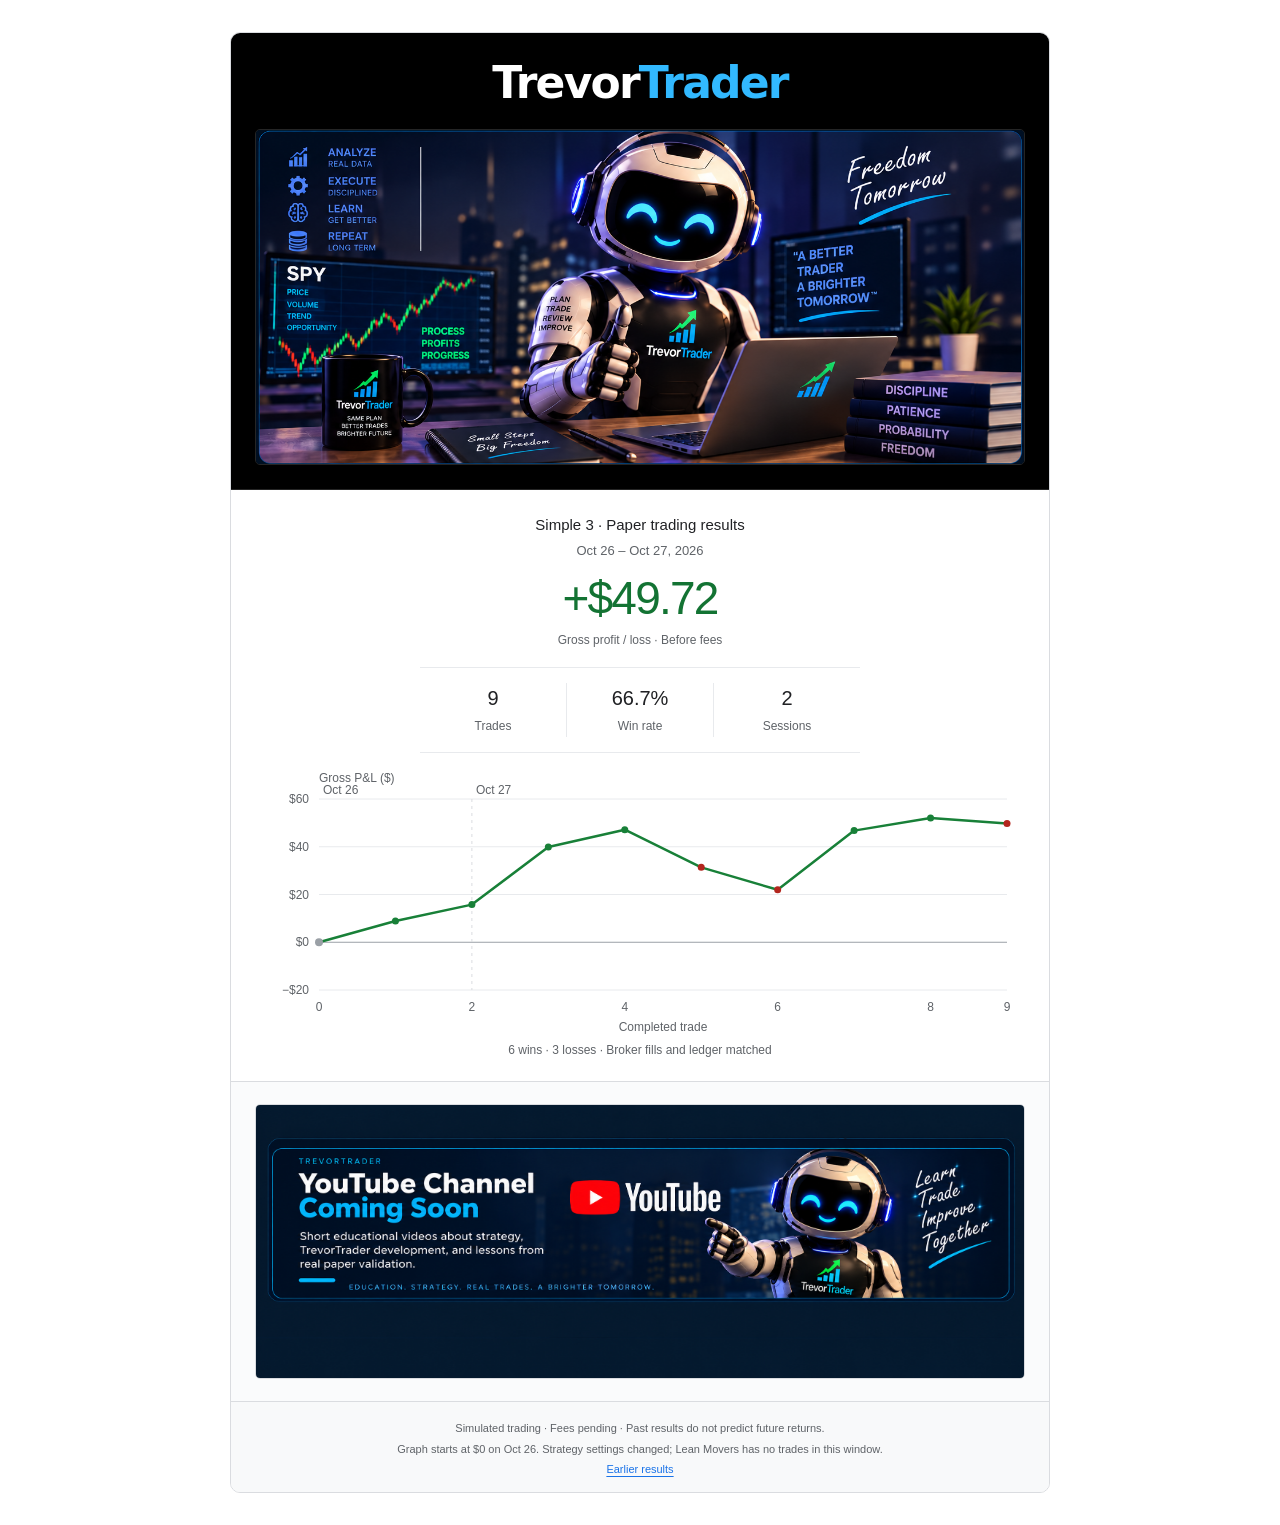
<file: index.html>
<!doctype html>
<html lang="en">
<head>
<meta charset="utf-8">
<meta name="viewport" content="width=device-width,initial-scale=1">
<title>TrevorTrader · Trading Results</title>
<meta name="description" content="TrevorTrader paper trading results. A simple record of completed trades, gross performance and win rate.">
<meta property="og:title" content="TrevorTrader · Trading Results">
<meta property="og:description" content="Paper trading results, simply shown.">
<meta property="og:image" content="https://trevortrader.com/assets/trevortrader-ai-bot-v1.png">
<link rel="icon" type="image/svg+xml" href="favicon.svg">
<style>
*{box-sizing:border-box}body{margin:0;background:#fff;color:#202124;font:16px/1.5 Arial,Helvetica,sans-serif}main{max-width:820px;margin:auto;padding:34px 24px 20px}header{text-align:center}h1{margin:0 0 18px;font-size:34px;font-weight:500;letter-spacing:-1.5px}h1 span{color:#1a73e8}figure{margin:0}.bot{display:block;width:100%;max-width:540px;height:auto;margin:0 auto;max-height:210px;object-fit:contain}.results{margin:30px 0 28px}h2{font-size:15px;font-weight:400;color:#5f6368;margin:0;text-align:center}.period{color:#5f6368;font-size:13px;text-align:center;margin:5px 0 10px}.total{font-size:46px;line-height:1.2;letter-spacing:-1.8px;text-align:center;font-weight:400;font-variant-numeric:tabular-nums;margin:0}.positive{color:#137333}.negative{color:#b3261e}.basis{text-align:center;font-size:12px;color:#5f6368;margin:5px 0 18px}.stats{display:flex;justify-content:center;gap:34px;text-align:center;margin:0 0 12px}.stats div{min-width:75px}.stats strong{display:block;font-size:20px;font-weight:400;font-variant-numeric:tabular-nums}.stats span{font-size:12px;color:#5f6368}.chart{width:100%;min-height:265px}.chart svg{display:block;width:100%;height:auto;overflow:visible}.chart text{fill:#5f6368;font-family:Arial,Helvetica,sans-serif;font-size:12px}.readout{min-height:20px;text-align:center;font-size:12px;color:#5f6368;margin:7px 0 0}.youtube{max-width:600px;margin:26px auto 0}.youtube img{display:block;width:100%;height:auto}.youtube figcaption{text-align:center;color:#5f6368;font-size:12px;margin-top:8px}footer{max-width:760px;margin:20px auto 0;text-align:center;font-size:11px;color:#5f6368}footer p{margin:6px 0}a{color:#1a73e8;text-underline-offset:3px}:focus-visible{outline:2px solid #1a73e8;outline-offset:4px}#performance{scroll-margin-top:18px}@media(max-width:480px){main{padding:24px 16px 16px}h1{font-size:30px}.bot{max-height:155px}.results{margin-top:24px}.total{font-size:40px}.stats{gap:20px}.chart{min-height:260px}.readout{min-height:36px}}

/* Compact results panel, inspired by a sports scoreboard. */
body{background:#fff}
main{max-width:820px;margin:32px auto;padding:0;border:1px solid #dadce0;border-radius:10px;overflow:hidden;background:#fff}
header{background:#000;color:#fff;padding:26px 24px 24px;border-bottom:1px solid #252525}
h1{font-family:Inter,ui-sans-serif,system-ui,-apple-system,"Segoe UI",sans-serif;font-size:clamp(32px,6vw,44px);line-height:1.1;letter-spacing:-1.8px;margin:0 0 22px;font-weight:800}
h1 span{color:#32b9ff}
.bot{max-width:500px;max-height:210px;border:1px solid #252525;border-radius:5px}
.results{margin:0;padding:24px 28px 20px;border-bottom:1px solid #dadce0}
h2{font-weight:500;color:#202124}
.period{margin-top:5px}
.stats{max-width:440px;margin:0 auto 16px;padding:15px 0;border-top:1px solid #e8eaed;border-bottom:1px solid #e8eaed;gap:0}
.stats div{flex:1;min-width:0;padding:0 12px}
.stats div+div{border-left:1px solid #e8eaed}
.youtube{max-width:none;margin:0;padding:22px 28px;border-bottom:1px solid #dadce0;background:#fafbfc}
.youtube img{max-width:600px;margin:auto;border:1px solid #dadce0;border-radius:5px}
footer{max-width:none;margin:0;padding:14px 24px;background:#f8f9fa}
footer p{margin:4px 0}
@media(max-width:600px){main{margin:16px 12px}header{padding:20px 16px}.results{padding:22px 12px 16px}.youtube{padding:18px 16px}footer{padding:12px 16px}}
@media(max-width:480px){main{padding:0}h1{font-size:32px;letter-spacing:-1.3px}.bot{max-height:170px}.results{margin-top:0}.stats{gap:0}.stats div{padding:0 8px}}

/* One consistent content width across every section. */
header,.results,.youtube{padding-left:24px;padding-right:24px}
.bot,.youtube img{width:100%;max-width:none;height:auto;max-height:none}
@media(max-width:600px){header,.results,.youtube{padding-left:16px;padding-right:16px}}
</style>
</head>
<body>
<main>
  <header>
    <h1>Trevor<span>Trader</span></h1>
    <figure><img class="bot" src="assets/trevortrader-ai-bot-v1.png" width="1343" height="583" alt="The TrevorTrader BOT at its trading desk" fetchpriority="high"></figure>
  </header>
  <section class="results" id="performance" aria-labelledby="results-title">
    <h2 id="results-title">Simple 3 · Paper trading results</h2>
    <p class="period" id="period">October 26–27, 2026</p>
    <p class="total" id="total" aria-live="polite">—</p>
    <p class="basis">Gross profit / loss · Before fees</p>
    <div class="stats">
      <div><strong id="trades">—</strong><span>Trades</span></div>
      <div><strong id="win-rate">—</strong><span>Win rate</span></div>
      <div><strong id="sessions">—</strong><span>Sessions</span></div>
    </div>
    <div class="chart" id="chart"><p class="readout">Loading results…</p></div>
    <p class="readout" id="readout" aria-live="polite"></p>
  </section>
  <figure class="youtube">
    <img src="assets/trevortrader-youtube-coming-soon.png" width="2103" height="748" loading="lazy" alt="TrevorTrader YouTube · Coming Soon">
  </figure>
  <footer>
    <p>Simulated trading · Fees pending · Past results do not predict future returns.</p>
    <p id="evidence-note">Graph starts at $0 on October 26. Earlier results are retained.</p>
    <a href="research/">Earlier results</a>
  </footer>
</main>
<script>
(function(){
  'use strict';
  var START='2026-10-26',NS='http://www.w3.org/2000/svg';
  var chart=document.getElementById('chart'),readout=document.getElementById('readout');
  function money(value){return(value>0.005?'+':value<-.005?'−':'')+'$'+Math.abs(value).toFixed(2)}
  function day(value){var p=value.split('-');return ['Jan','Feb','Mar','Apr','May','Jun','Jul','Aug','Sep','Oct','Nov','Dec'][Number(p[1])-1]+' '+Number(p[2])}
  function node(tag,attrs,text,parent){var n=document.createElementNS(NS,tag);Object.keys(attrs||{}).forEach(function(k){n.setAttribute(k,attrs[k])});if(text!==undefined)n.textContent=text;(parent||chart).appendChild(n);return n}
  function draw(trades){
    chart.replaceChildren();
    var W=Math.max(280,chart.clientWidth),H=265,L=64,R=18,T=30,B=44;
    var points=[0],running=0;
    trades.forEach(function(t){running=Math.round((running+t.gross)*100)/100;points.push(running)});
    var low=Math.min.apply(null,points),high=Math.max.apply(null,points),span=Math.max(5,high-low);
    var raw=span/4,power=Math.pow(10,Math.floor(Math.log10(raw))),fraction=raw/power;
    var step=(fraction<=1?1:fraction<=2?2:fraction<=5?5:10)*power;
    low=Math.floor((low-span*.08)/step)*step;high=Math.ceil((high+span*.08)/step)*step;
    if(low===high)high=low+step;
    function x(i){return L+(W-L-R)*i/Math.max(1,trades.length)}
    function y(v){return T+(H-T-B)*(high-v)/(high-low)}
    var svg=node('svg',{viewBox:'0 0 '+W+' '+H,role:'img','aria-label':'Simple 3 cumulative gross paper profit and loss from October 26: '+money(running)+' across '+trades.length+' trades'});
    node('title',{},'Cumulative gross paper P&L · Before fees',svg);
    for(var value=low;value<=high+1e-8;value+=step){
      node('line',{x1:L,x2:W-R,y1:y(value),y2:y(value),stroke:value===0?'#9aa0a6':'#e8eaed','stroke-width':1},undefined,svg);
      node('text',{x:L-10,y:y(value)+4,'text-anchor':'end'},(value<0?'−':'')+'$'+Math.abs(value).toFixed(0),svg);
    }
    node('text',{x:L,y:13},'Gross P&L ($)',svg);
    var color=running>=0?'#188038':'#b3261e';
    node('path',{d:points.map(function(v,i){return(i?'L':'M')+x(i).toFixed(2)+' '+y(v).toFixed(2)}).join(' '),fill:'none',stroke:color,'stroke-width':2.5,'stroke-linejoin':'round'},undefined,svg);
    var tick=Math.max(1,Math.ceil(trades.length/(W<480?3:6)));
    for(var i=0;i<=trades.length;i++){if(i!==trades.length&&i%tick)continue;
      node('text',{x:x(i),y:H-23,'text-anchor':'middle'},String(i),svg);
    }
    node('text',{x:(L+W-R)/2,y:H-3,'text-anchor':'middle'},'Completed trade',svg);
    var seen={};
    trades.forEach(function(t,i){if(!seen[t.session]){
      seen[t.session]=true;
      var xx=x(i);
      if(i)node('line',{x1:xx,x2:xx,y1:T,y2:H-B,stroke:'#dadce0','stroke-dasharray':'3 4'},undefined,svg);
      node('text',{x:xx+4,y:T-5},day(t.session),svg);
    }});
    points.forEach(function(value,i){
      var t=i?trades[i-1]:null;
      var label=t?day(t.session)+' · '+t.symbol+' · '+money(t.gross)+' · Total '+money(value):'Start · $0';
      node('circle',{cx:x(i),cy:y(value),r:i?3.5:4,fill:t?(t.gross>=0?'#188038':'#b3261e'):'#9aa0a6'},undefined,svg);
      var hit=node('circle',{cx:x(i),cy:y(value),r:14,fill:'transparent',tabindex:'0','aria-label':label},undefined,svg);
      node('title',{},label,hit);
      ['mouseenter','focus','click'].forEach(function(event){hit.addEventListener(event,function(){readout.textContent=label})});
    });
  }
  fetch('data/evidence-history.json',{cache:'no-cache'}).then(function(response){if(!response.ok)throw Error('Results unavailable');return response.json()}).then(function(data){
    var end=data.updated;
    var trades=(data.trades||[]).filter(function(t){return t.engine==='surge-simple-3'&&t.session>=START&&t.session<=end&&['reconciled','broker_matched'].indexOf(t.status)>=0&&typeof t.gross==='number'&&isFinite(t.gross)}).sort(function(a,b){return a.session.localeCompare(b.session)||String(a.exit_pt).localeCompare(String(b.exit_pt))});
    var total=Math.round(trades.reduce(function(sum,t){return sum+t.gross},0)*100)/100;
    var wins=trades.filter(function(t){return t.gross>0.005}).length,losses=trades.filter(function(t){return t.gross<-.005}).length;
    var days={};trades.forEach(function(t){days[t.session]=true});
    (data.engines||[]).filter(function(e){return e.id==='surge-simple-3'}).forEach(function(e){(e.sessions||[]).forEach(function(s){if(s.date>=START&&s.date<=end&&['reconciled','broker_matched','valid_zero_trade'].indexOf(s.status)>=0)days[s.date]=true})});
    document.getElementById('period').textContent=day(START)+' – '+day(end)+', '+end.slice(0,4);
    document.getElementById('total').textContent=money(total);
    document.getElementById('total').className='total '+(total>=0?'positive':'negative');
    document.getElementById('trades').textContent=trades.length;
    document.getElementById('win-rate').textContent=trades.length?(wins/trades.length*100).toFixed(1)+'%':'—';
    document.getElementById('sessions').textContent=Object.keys(days).length;
    readout.textContent=wins+' wins · '+losses+' losses · Broker fills and ledger matched';
    document.getElementById('evidence-note').textContent='Graph starts at $0 on Oct 26. Strategy settings changed; Lean Movers has no trades in this window.';
    draw(trades);
    if(typeof ResizeObserver==='function')new ResizeObserver(function(){draw(trades)}).observe(chart);
  }).catch(function(){chart.replaceChildren();readout.textContent='Results could not be loaded. Please refresh.'});
})();
</script>
</body>
</html>
</file>
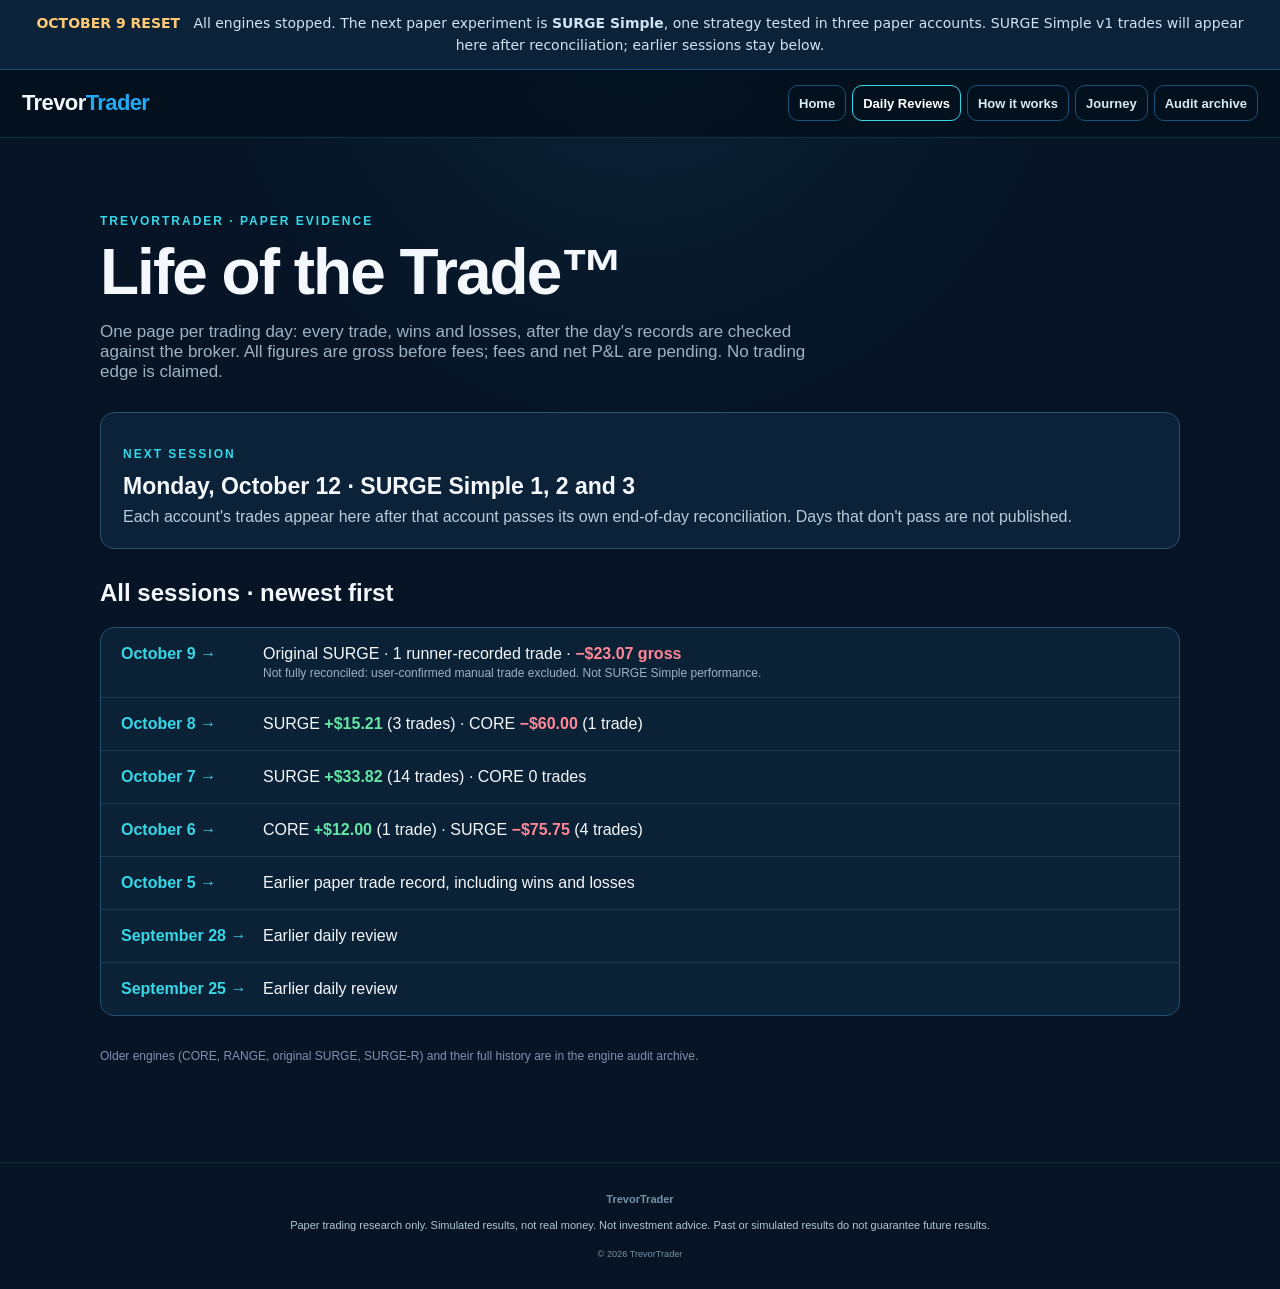
<file: daily-review/index.html>
<!DOCTYPE html>

<html lang="en">
<head>
<meta charset="utf-8"/>
<meta content="width=device-width,initial-scale=1,viewport-fit=cover" name="viewport"/>
<meta content="#061426" name="theme-color"/>
<meta content="Every TrevorTrader paper trading session, newest first: trades, wins and losses, gross before fees." name="description"/>
<title>Life of the Trade | TrevorTrader</title>
<style>
:root {
  --bg:#061426;
  --panel:#0b1d33;
  --line:#1f4f78;
  --text:#f4f8fc;
  --muted:#9eb1c5;
  --cyan:#36d7e7;
  --green:#63e6a6;
  --red:#ff7185;
}

* {
  box-sizing:border-box;
}

html {
  -webkit-text-size-adjust:100%;
}

body {
  margin:0;
  background:
    radial-gradient(
      circle at 50% 0%,
      rgba(54,215,231,.08),
      transparent 30%
    ),
    var(--bg);
  color:var(--text);
  font-family:
    Inter,
    -apple-system,
    BlinkMacSystemFont,
    "Segoe UI",
    Arial,
    sans-serif;
}

a {
  color:inherit;
  text-decoration:none;
  -webkit-tap-highlight-color:transparent;
}

.topbar {
  min-height:68px;
  padding:
    0 max(20px,env(safe-area-inset-right))
    0 max(20px,env(safe-area-inset-left));
  display:flex;
  align-items:center;
  gap:20px;
  border-bottom:1px solid rgba(54,215,231,.18);
  background:rgba(4,17,31,.94);
  position:sticky;
  top:0;
  z-index:10;
  backdrop-filter:blur(14px);
  -webkit-backdrop-filter:blur(14px);
}

.brand {
  font-size:22px;
  font-weight:800;
  letter-spacing:-.6px;
}

.brand span {
  color:#22aaf4;
}

.nav {
  margin-left:auto;
  display:flex;
  align-items:center;
  gap:10px;
}

.nav a {
  min-height:44px;
  display:flex;
  align-items:center;
  justify-content:center;
  padding:0 15px;
  border:1px solid #1b5277;
  border-radius:10px;
  color:#d8eaf5;
  font-size:13px;
  font-weight:700;
}

.nav a.primary {
  background:#079cf1;
  border-color:#079cf1;
  color:white;
}

.wrap {
  width:min(1080px,calc(100% - 40px));
  margin:0 auto;
  padding:68px 0 80px;
}

.eyebrow {
  color:var(--cyan);
  font-size:12px;
  font-weight:800;
  letter-spacing:.16em;
}

h1 {
  font-size:clamp(38px,6vw,64px);
  line-height:1;
  letter-spacing:-2px;
  margin:10px 0 18px;
}

.intro {
  max-width:720px;
  color:var(--muted);
  font-size:17px;
  margin:0;
}

.summary {
  display:grid;
  grid-template-columns:repeat(3,1fr);
  gap:14px;
  margin:34px 0 44px;
}

.summary-card {
  padding:18px;
  border:1px solid var(--line);
  border-radius:15px;
  background:rgba(11,29,51,.82);
}

.summary-card small {
  display:block;
  color:var(--muted);
  text-transform:uppercase;
  letter-spacing:.09em;
  font-size:10px;
  font-weight:700;
}

.summary-card strong {
  display:block;
  margin-top:7px;
  font-size:21px;
}

.section-head {
  display:flex;
  justify-content:space-between;
  align-items:end;
  gap:20px;
  margin-bottom:16px;
}

.section-head h2 {
  margin:0;
  font-size:25px;
}

.section-head span {
  color:var(--muted);
  font-size:12px;
}

.reviews {
  display:grid;
  gap:14px;
}

.review {
  display:grid;
  grid-template-columns:1fr auto;
  gap:24px;
  align-items:center;
  padding:23px;
  border:1px solid var(--line);
  border-radius:17px;
  background:
    linear-gradient(
      135deg,
      rgba(11,35,58,.98),
      rgba(7,24,42,.98)
    );
  transition:transform .15s ease,border-color .15s ease;
}

.review:hover {
  transform:translateY(-2px);
  border-color:var(--cyan);
}

.latest {
  color:var(--green);
  font-size:10px;
  font-weight:800;
  letter-spacing:.14em;
  margin-bottom:7px;
}

.review-date {
  color:var(--cyan);
  font-size:11px;
  font-weight:800;
  letter-spacing:.12em;
}

.review h3 {
  margin:5px 0 7px;
  font-size:23px;
}

.meta {
  display:flex;
  flex-wrap:wrap;
  gap:8px 16px;
  color:var(--muted);
  font-size:13px;
}

.verified {
  color:var(--green);
  font-weight:700;
}

.result {
  text-align:right;
  min-width:130px;
}

.pnl {
  font-size:27px;
  font-weight:800;
}

.positive {
  color:var(--green);
}

.negative {
  color:var(--red);
}

.neutral {
  color:var(--text);
}

.open {
  margin-top:7px;
  color:var(--cyan);
  font-size:12px;
  font-weight:800;
}

.note {
  margin-top:36px;
  padding:20px;
  border:1px solid rgba(54,215,231,.22);
  border-radius:15px;
  background:rgba(7,24,42,.65);
  color:var(--muted);
  font-size:13px;
}

.note strong {
  color:#dff7ff;
}

footer {
  padding:
    30px 20px
    calc(30px + env(safe-area-inset-bottom));
  text-align:center;
  border-top:1px solid rgba(54,215,231,.15);
  color:#7893a5;
  font-size:11px;
}

@media(max-width:700px) {
  .topbar {
    min-height:64px;
    padding-left:max(14px,env(safe-area-inset-left));
    padding-right:max(14px,env(safe-area-inset-right));
  }

  .brand {
    font-size:19px;
  }

  .nav a {
    padding:0 12px;
    font-size:12px;
  }

  .wrap {
    width:calc(100% - 28px);
    padding:44px 0 60px;
  }

  h1 {
    font-size:42px;
    letter-spacing:-1.5px;
  }

  .intro {
    font-size:15px;
  }

  .summary {
    grid-template-columns:1fr;
    gap:9px;
    margin:26px 0 36px;
  }

  .summary-card {
    display:flex;
    justify-content:space-between;
    align-items:center;
    padding:14px 16px;
  }

  .summary-card strong {
    margin:0;
    font-size:18px;
  }

  .section-head {
    align-items:flex-start;
    flex-direction:column;
    gap:3px;
  }

  .review {
    grid-template-columns:1fr;
    gap:18px;
    padding:19px;
  }

  .review h3 {
    font-size:21px;
  }

  .result {
    display:flex;
    justify-content:space-between;
    align-items:center;
    text-align:left;
    min-width:0;
    padding-top:14px;
    border-top:1px solid #173b59;
  }

  .pnl {
    font-size:24px;
  }

  .open {
    margin:0;
  }

  .note {
    margin-top:28px;
    padding:17px;
  }
}

.trade-card{max-width:1120px;margin-left:auto;margin-right:auto}
.chart-shell svg{display:block;width:100%;height:auto}
.timeline{gap:18px}
.stage span{line-height:1.45}
.story p{line-height:1.5}
@media (min-width:900px){
  .wrap{max-width:1180px}
  .trade-card{padding:24px 26px 22px}
}
</style>
<style>
.life-preview{margin-top:38px;border:1px solid #1f4f78;border-radius:18px;background:#0b1d33;padding:26px;text-align:left}.life-preview h2{margin:0;font-size:22px}.life-preview .soon{float:right;color:#63e6a6;font-size:10px;font-weight:800;letter-spacing:.12em}.life-steps{display:grid;grid-template-columns:repeat(5,1fr);gap:9px;margin:22px 0}.life-step{border:1px solid #1b4567;border-radius:11px;padding:13px;background:#08182a}.life-step b{display:block;color:#36d7e7;font-size:10px;letter-spacing:.08em}.life-step strong{display:block;margin-top:6px;font-size:13px}.life-step span{display:block;margin-top:5px;color:#9eb1c5;font-size:10px;line-height:1.35}.life-chart{margin-top:18px;border-top:1px solid #173b59;padding-top:20px}.life-chart svg{width:100%;height:auto;display:block}.life-caption{display:grid;grid-template-columns:repeat(3,1fr);gap:10px;margin-top:22px}.life-caption div{border:1px solid #173b59;border-radius:10px;padding:13px}.life-caption strong{display:block;font-size:12px}.life-caption span{display:block;color:#9eb1c5;font-size:10px;line-height:1.4;margin-top:4px}@media(max-width:700px){.life-steps{grid-template-columns:1fr}.life-caption{grid-template-columns:1fr}.life-preview{padding:18px}}
</style><style>
.hero-life{display:flex;justify-content:space-between;gap:24px;align-items:end}.hero-life .soon-pill{white-space:nowrap;border:1px solid #594f93;border-radius:999px;padding:8px 13px;color:#f4c95d;font-size:10px;font-weight:800}.engine-stack{display:flex;flex-direction:column;gap:9px;align-items:flex-end}.engine-pill{white-space:nowrap;border:1px solid #2b5d7e;border-radius:999px;padding:10px 14px;background:#081a2c;color:#dcebf5;font-size:10px;font-weight:800;letter-spacing:.08em}.engine-pill.active{border-color:#36d7e7;color:#9cf4ff}.engine-pill.soon{border-color:#594f93;color:#f4c95d}.engine-pill small{color:#8298aa;font-size:8px;margin-right:6px;letter-spacing:.12em}@media(max-width:700px){.engine-stack{align-items:flex-start}}.trade-card{margin-top:30px;border:1px solid #2b3768;border-radius:18px;background:#0c1230;overflow:hidden}.trade-title{display:flex;justify-content:space-between;gap:20px;padding:20px 24px;border-bottom:1px solid #242d57}.trade-title h2{margin:0;font-size:20px}.trade-title span{color:#aab3e7;font-size:12px}.timeline{display:grid;grid-template-columns:repeat(5,1fr);padding:20px 24px 8px;position:relative}.timeline:before{content:"";position:absolute;left:7%;right:7%;top:34px;height:2px;background:linear-gradient(90deg,#805cff,#36d7e7,#63e6a6,#f4c95d)}.stage{position:relative;padding:32px 12px 12px 0}.stage i{position:absolute;top:5px;left:0;width:22px;height:22px;border-radius:50%;display:grid;place-items:center;background:#0c1230;border:1px solid #805cff;color:#fff;font-style:normal;font-size:10px}.stage strong{display:block;font-size:13px}.stage b{display:block;color:#78dff0;font-size:11px;margin-top:4px}.stage span{display:block;color:#9ca8c7;font-size:10px;line-height:1.35;margin-top:4px}.chart-shell{padding:8px 24px 0}.chart-shell svg{width:100%;height:auto;display:block}.metrics{display:grid;grid-template-columns:repeat(5,1fr);border-top:1px solid #242d57;border-bottom:1px solid #242d57}.metric{padding:15px 20px;border-right:1px solid #242d57}.metric:last-child{border-right:0}.metric small{display:block;color:#9ca8c7;font-size:10px}.metric strong{display:block;margin-top:4px;font-size:18px}.metric .gain{color:#63e6a6}.story{display:grid;grid-template-columns:repeat(3,1fr)}.story div{padding:20px 24px;border-right:1px solid #242d57}.story div:last-child{border-right:0}.story strong{display:block;font-size:12px}.story p{margin:7px 0 0;color:#a9b5cf;font-size:11px;line-height:1.5}.preview-note{margin:14px 2px 0;color:#8390ad;font-size:10px;line-height:1.5}@media(max-width:700px){.hero-life{align-items:flex-start;flex-direction:column}.timeline{grid-template-columns:1fr}.timeline:before{display:none}.stage{padding:10px 0 10px 34px}.stage i{top:8px}.metrics{grid-template-columns:1fr 1fr}.metric{border-bottom:1px solid #242d57}.story{grid-template-columns:1fr}.story div{border-right:0;border-bottom:1px solid #242d57}.trade-title{flex-direction:column}.chart-shell{padding:8px 10px 0}}
</style><style id="life-of-trade-redesign">
/* Life of the Trade desktop-first redesign */
.wrap{width:min(1440px,calc(100% - 64px));max-width:none;padding:64px 0 96px}
.hero-life{max-width:1320px;margin:0 auto 34px;align-items:center}
.hero-life h1{font-size:clamp(52px,6vw,82px);letter-spacing:-3px;margin:8px 0 16px}
.hero-life .intro{max-width:900px;font-size:19px;line-height:1.65}
.hero-life .soon-pill{padding:10px 16px;font-size:11px;letter-spacing:.12em}
.trade-card{max-width:1320px;margin:0 auto;border-radius:22px;padding:0!important;box-shadow:0 28px 80px rgba(0,0,0,.24)}
.trade-title{padding:28px 34px;align-items:center}
.trade-title h2{font-size:28px;letter-spacing:-.5px}
.trade-title span{font-size:13px}
.timeline{padding:28px 34px 20px;gap:22px}
.timeline:before{left:5%;right:5%;top:42px}
.stage{padding:38px 18px 18px 0}
.stage i{width:28px;height:28px;top:0;font-size:11px}
.stage strong{font-size:16px}
.stage b{font-size:13px;margin-top:6px}
.stage span{font-size:12px;line-height:1.5;margin-top:7px;max-width:190px}
.chart-shell{margin:10px 34px 30px;padding:20px 18px 12px;border:1px solid #242d57;border-radius:16px;background:#090f27;overflow-x:auto}
.chart-shell svg{width:100%;min-width:900px;height:auto}
.metrics{margin:0 34px 26px;gap:12px;border:0}
.metric{border:1px solid #2b3768!important;border-radius:13px;background:#09162d;padding:18px 20px}
.metric small{font-size:11px;text-transform:uppercase;letter-spacing:.08em}
.metric strong{font-size:24px;margin-top:6px}
.story{margin:0 34px 34px;gap:14px}
.story div{border:1px solid #2b3768!important;border-radius:14px;background:#09162d;padding:22px 24px}
.story strong{font-size:14px}
.story p{font-size:13px;line-height:1.6}
.preview-note{max-width:1320px;margin:16px auto 0;font-size:11px;line-height:1.6}
@media(max-width:900px){
 .wrap{width:min(100% - 36px,760px);padding:42px 0 72px}
 .hero-life{align-items:flex-start;flex-direction:column;margin-bottom:24px}
 .hero-life h1{font-size:clamp(44px,12vw,64px)}
 .hero-life .intro{font-size:16px}
 .trade-title{padding:22px}
 .timeline{grid-template-columns:1fr;padding:20px 22px;gap:4px}
 .timeline:before{display:none}
 .stage{padding:12px 0 12px 42px}
 .stage i{top:10px}
 .stage span{max-width:none}
 .chart-shell{margin:4px 16px 22px;padding:12px 8px 8px}
 .chart-shell svg{min-width:760px}
 .metrics{margin:0 16px 20px;grid-template-columns:repeat(2,1fr)}
 .story{margin:0 16px 22px;grid-template-columns:1fr}
}
@media(max-width:560px){
 .wrap{width:calc(100% - 24px);padding-top:30px}
 .topbar{min-height:58px}
 .brand{font-size:20px}
 .hero-life h1{font-size:44px;letter-spacing:-2px}
 .trade-title h2{font-size:24px}
 .metrics{grid-template-columns:1fr 1fr}
 .metric{padding:15px}
 .metric strong{font-size:20px}
}
</style>
<style id="three-engine-stories">
.trade-card{--engine:#56aeff;border-color:var(--engine)}.trade-card .trade-title h2{color:var(--engine)}.trade-card .timeline:before{background:var(--engine)}.trade-card .stage i{border-color:var(--engine)}.trade-card .stage b{color:var(--engine)}.engine-pill.core-pill{border-color:#56aeff;color:#9bceff}.engine-pill.surge-pill{border-color:#ffbe61;color:#ffce89}.story-disclosure{margin:16px 24px;padding:14px 16px;border:1px solid #ffffff20;border-radius:10px;color:#b7c8dc;font-size:12px;line-height:1.7}.trade-card{scroll-margin-top:24px}.metrics{grid-template-columns:repeat(4,minmax(0,1fr))}.metric strong{font-size:17px}.trade-title span{line-height:1.6}.chart-shell svg text{font-family:Arial,sans-serif}.chart-shell svg{min-width:720px}.trade-title h2{line-height:1.4}.preview-note{font-size:12px;line-height:1.7}@media(max-width:700px){.metrics{grid-template-columns:repeat(2,minmax(0,1fr))}.story-disclosure{margin:14px}.engine-pill{white-space:normal}.chart-shell svg{min-width:720px}}
</style><style id="hero-alignment-2026-10-08">
/* Shared edges: hero, review link and historical record all use .wrap width. */
.hero-life{max-width:none;width:100%;display:grid;grid-template-columns:minmax(0,1fr) 260px;gap:28px;align-items:start;margin:0 auto 20px}
.hero-life>div:first-child{min-width:0}
.hero-life .intro{max-width:780px}
.hero-life .engine-stack{width:100%;display:flex;flex-direction:column;align-items:stretch;gap:9px}
.hero-life .engine-stack>*{display:block;width:100%;text-align:center;white-space:normal}
.hero-life .engine-pill{padding:10px 12px}
@media(max-width:900px){
 .hero-life{grid-template-columns:minmax(0,1fr);gap:20px}
 .hero-life .engine-stack{width:min(100%,360px)}
}
</style><style id="slogan-branding">.engine-story-tagline{display:inline-block;font-size:14px;font-weight:500;letter-spacing:0;color:#bfd1e1;margin-top:8px}.engine-story-tagline sup{font-size:9px}</style><style id="stop-outcome-stats">.metric .loss{color:#ff9aa6}</style><style>.dr-next{margin:30px 0;padding:22px;border:1px solid #31516a;border-radius:14px;background:#0b2238}.dr-next h2{margin:4px 0 8px;font-size:23px}.dr-next p:last-child{margin:0;color:#b8cbd9}.dr-list{list-style:none;padding:0;margin:15px 0 30px;border:1px solid #245170;border-radius:14px;background:#0b2135;overflow:hidden}.dr-list li{display:flex;flex-wrap:wrap;gap:12px;padding:17px 20px;border-bottom:1px solid #1d3a52}.dr-list li:last-child{border-bottom:0}.dr-list a{color:#36d7e7;font-weight:800;min-width:130px}.dr-list span{flex:1 1 240px}.dr-list small{display:block;color:#9eb1c5;font-size:12px;margin-top:3px}.gain{color:#63e6a6}.loss{color:#ff8798}.eyebrow{color:#36d7e7;font-size:12px;font-weight:800;letter-spacing:2px}.wrap{max-width:1080px}</style><style id="tt-nav">.topbar{height:auto;min-height:68px;padding:12px 22px;flex-wrap:wrap}.topbar .nav{display:flex!important;flex-wrap:wrap;gap:6px;margin-left:auto}.topbar .nav a{min-height:36px;padding:7px 10px;white-space:nowrap}.topbar .nav a[aria-current="page"]{color:#fff;border-color:#36d7e7}footer p{max-width:850px;margin:12px auto;color:#b3c7d5;line-height:1.6}@media(max-width:760px){.topbar .nav{margin:0;width:100%;gap:4px}.topbar .nav a{font-size:11px;padding:6px 8px}}@media(max-width:390px){.topbar{padding:10px 12px}}</style><link rel="icon" type="image/svg+xml" href="../favicon.svg"><meta property="og:type" content="website"><meta property="og:title" content="Life of the Trade | TrevorTrader"><meta property="og:description" content="Daily paper trading reviews, verified trades, wins, losses and evidence limitations."><meta property="og:image" content="https://trevortrader.com/assets/trevortrader-ai-bot-v1.png"></head>
<body>

<div style="padding:12px 20px;text-align:center;background:#0b2238;border-bottom:1px solid #1f4f78;color:#cfe3f1;font:500 14px/1.6 system-ui,sans-serif"><strong style="color:#ffca75">OCTOBER 9 RESET</strong> &nbsp; All engines stopped. The next paper experiment is <strong>SURGE Simple</strong>, one strategy tested in three paper accounts. SURGE Simple v1 trades will appear here after reconciliation; earlier sessions stay below.</div>
<header class="topbar"><a class="brand" href="../">Trevor<span>Trader</span></a><nav class="nav" aria-label="Main navigation"><a href="../">Home</a><a href="./" aria-current="page">Daily Reviews</a><a href="../#strategies">How it works</a><a href="../#journey">Journey</a><a href="engine-audit/">Audit archive</a></nav></header>
<main class="wrap">
<p class="eyebrow">TREVORTRADER · PAPER EVIDENCE</p><h1>Life of the Trade™</h1><p class="intro">One page per trading day: every trade, wins and losses, after the day's records are checked against the broker. All figures are gross before fees; fees and net P&amp;L are pending. No trading edge is claimed.</p>
<section class="dr-next"><p class="eyebrow">NEXT SESSION</p><h2>Monday, October 12 · SURGE Simple 1, 2 and 3</h2><p>Each account's trades appear here after that account passes its own end-of-day reconciliation. Days that don't pass are not published.</p></section>
<h2>All sessions · newest first</h2><ul class="dr-list">
<li><a href="engine-audit/">October 9 →</a><span>Original SURGE · 1 runner-recorded trade · <b class="loss">−$23.07 gross</b><small>Not fully reconciled: user-confirmed manual trade excluded. Not SURGE Simple performance.</small></span></li>
<li><a href="2026-10-08/">October 8 →</a><span>SURGE <b class="gain">+$15.21</b> (3 trades) · CORE <b class="loss">−$60.00</b> (1 trade)</span></li>
<li><a href="2026-10-07/">October 7 →</a><span>SURGE <b class="gain">+$33.82</b> (14 trades) · CORE 0 trades</span></li>
<li><a href="2026-10-06/">October 6 →</a><span>CORE <b class="gain">+$12.00</b> (1 trade) · SURGE <b class="loss">−$75.75</b> (4 trades)</span></li>
<li><a href="2026-10-05/">October 5 →</a><span>Earlier paper trade record, including wins and losses</span></li>
<li><a href="2026-09-28/">September 28 →</a><span>Earlier daily review</span></li>
<li><a href="2026-09-25/">September 25 →</a><span>Earlier daily review</span></li>
</ul><p class="preview-note">Older engines (CORE, RANGE, original SURGE, SURGE-R) and their full history are in the <a href="engine-audit/">engine audit archive</a>.</p>
</main>
<footer><strong>TrevorTrader</strong><p>Paper trading research only. Simulated results, not real money. Not investment advice. Past or simulated results do not guarantee future results.</p><small>© 2026 TrevorTrader</small></footer>
<!-- published: 2026-10-05 | actual paper trade stories -->
</body>
</html>
</file>
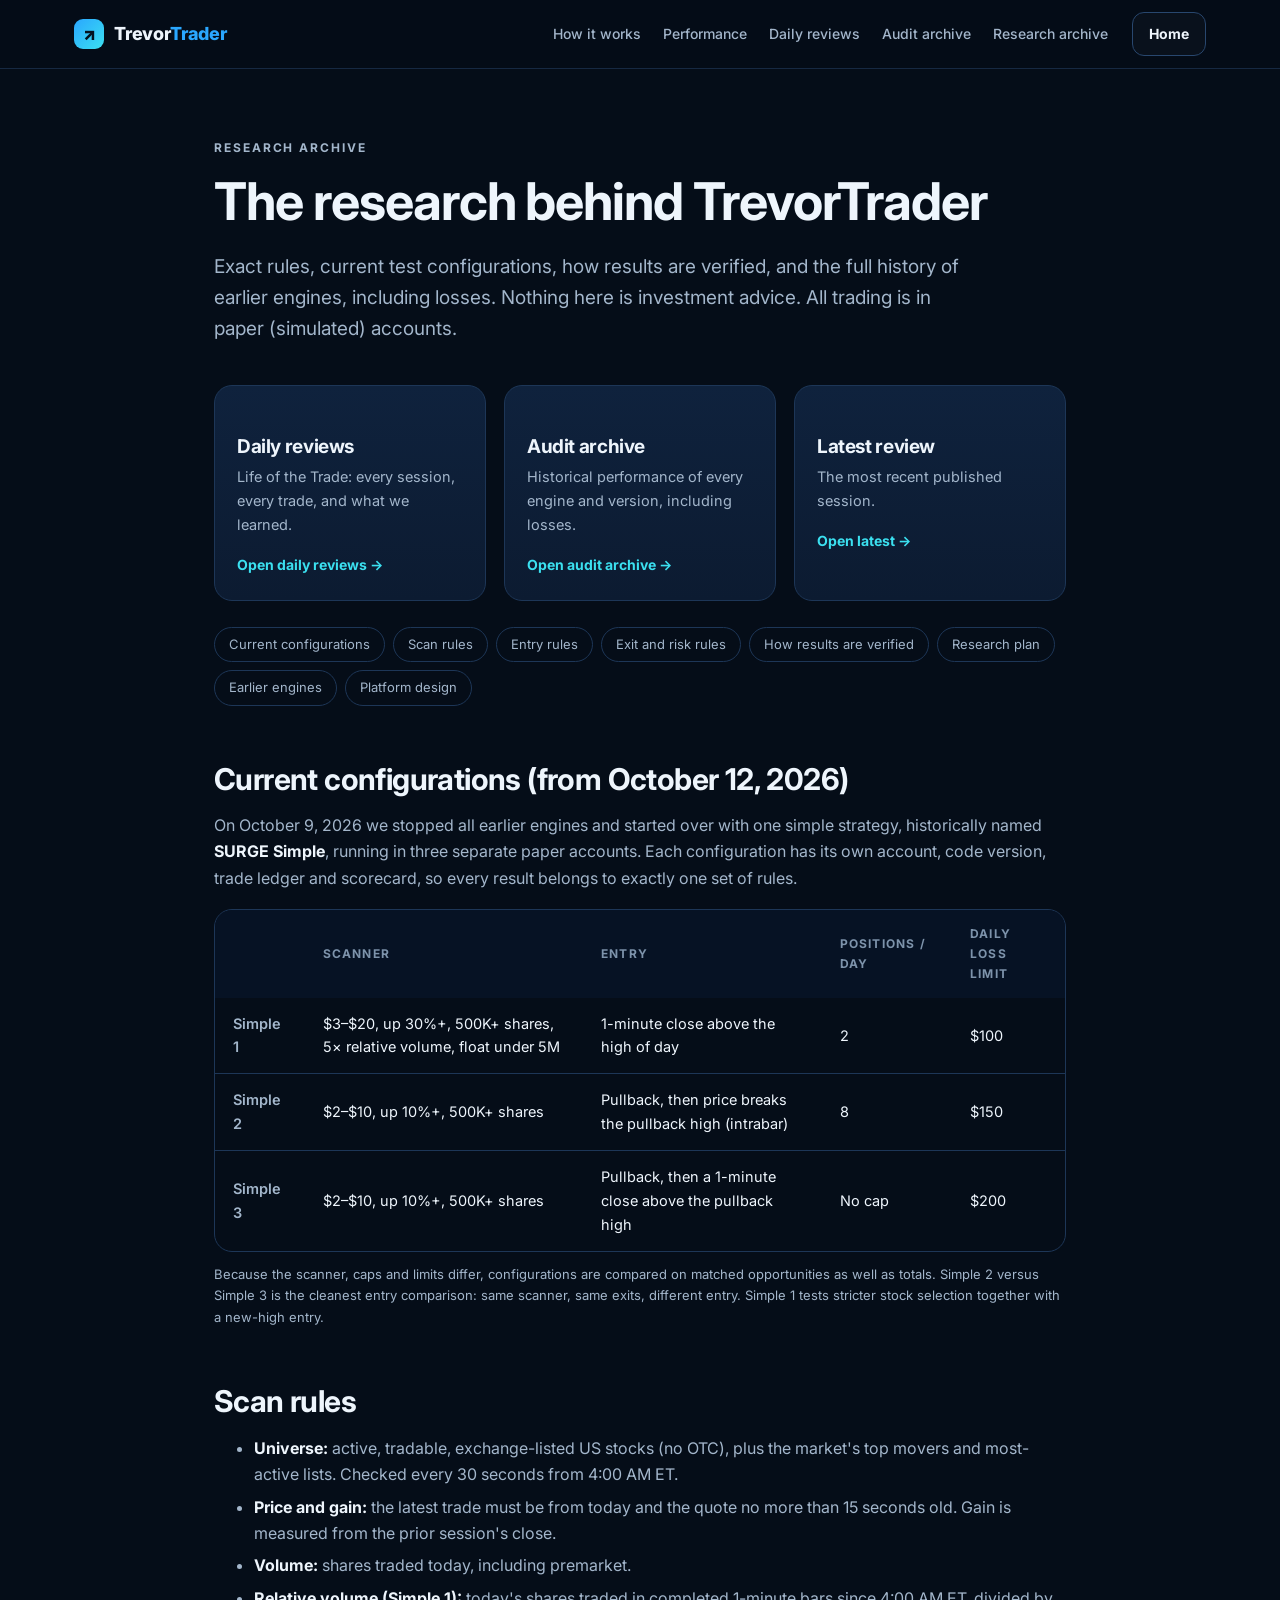
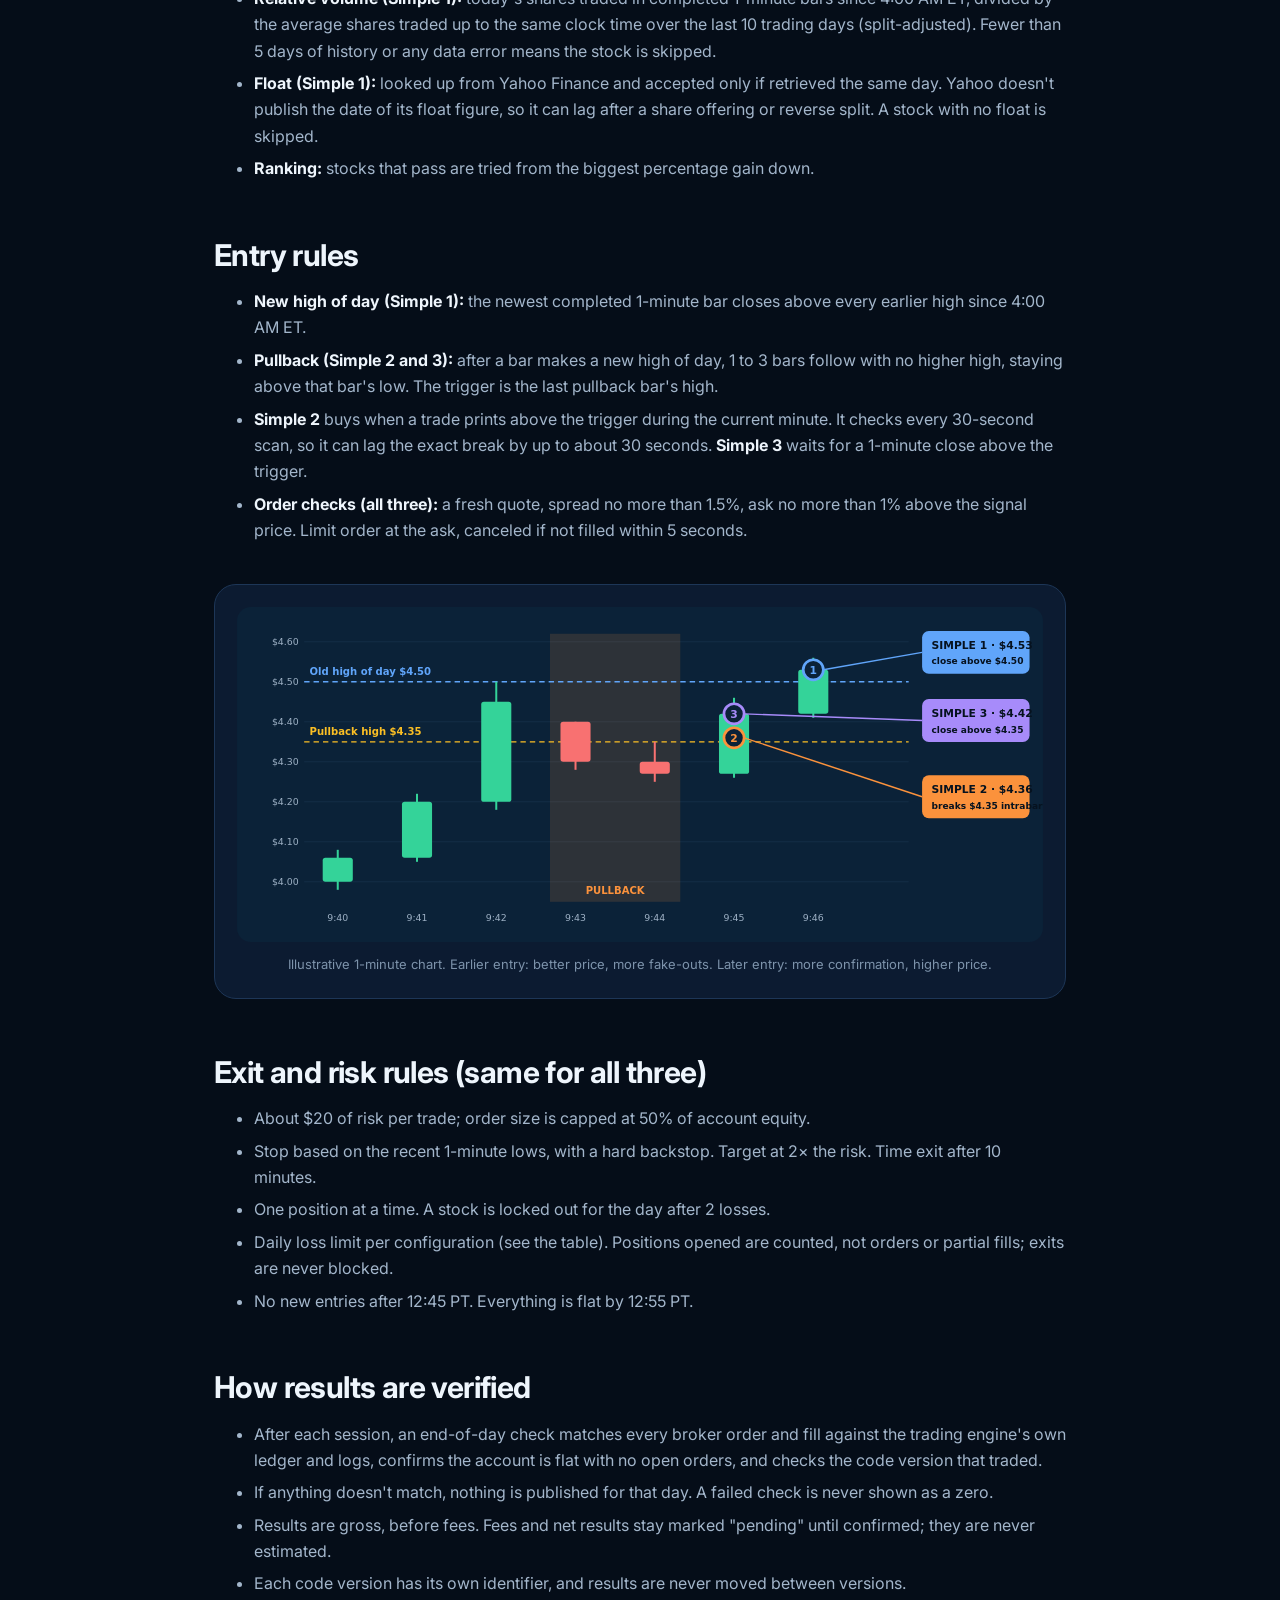
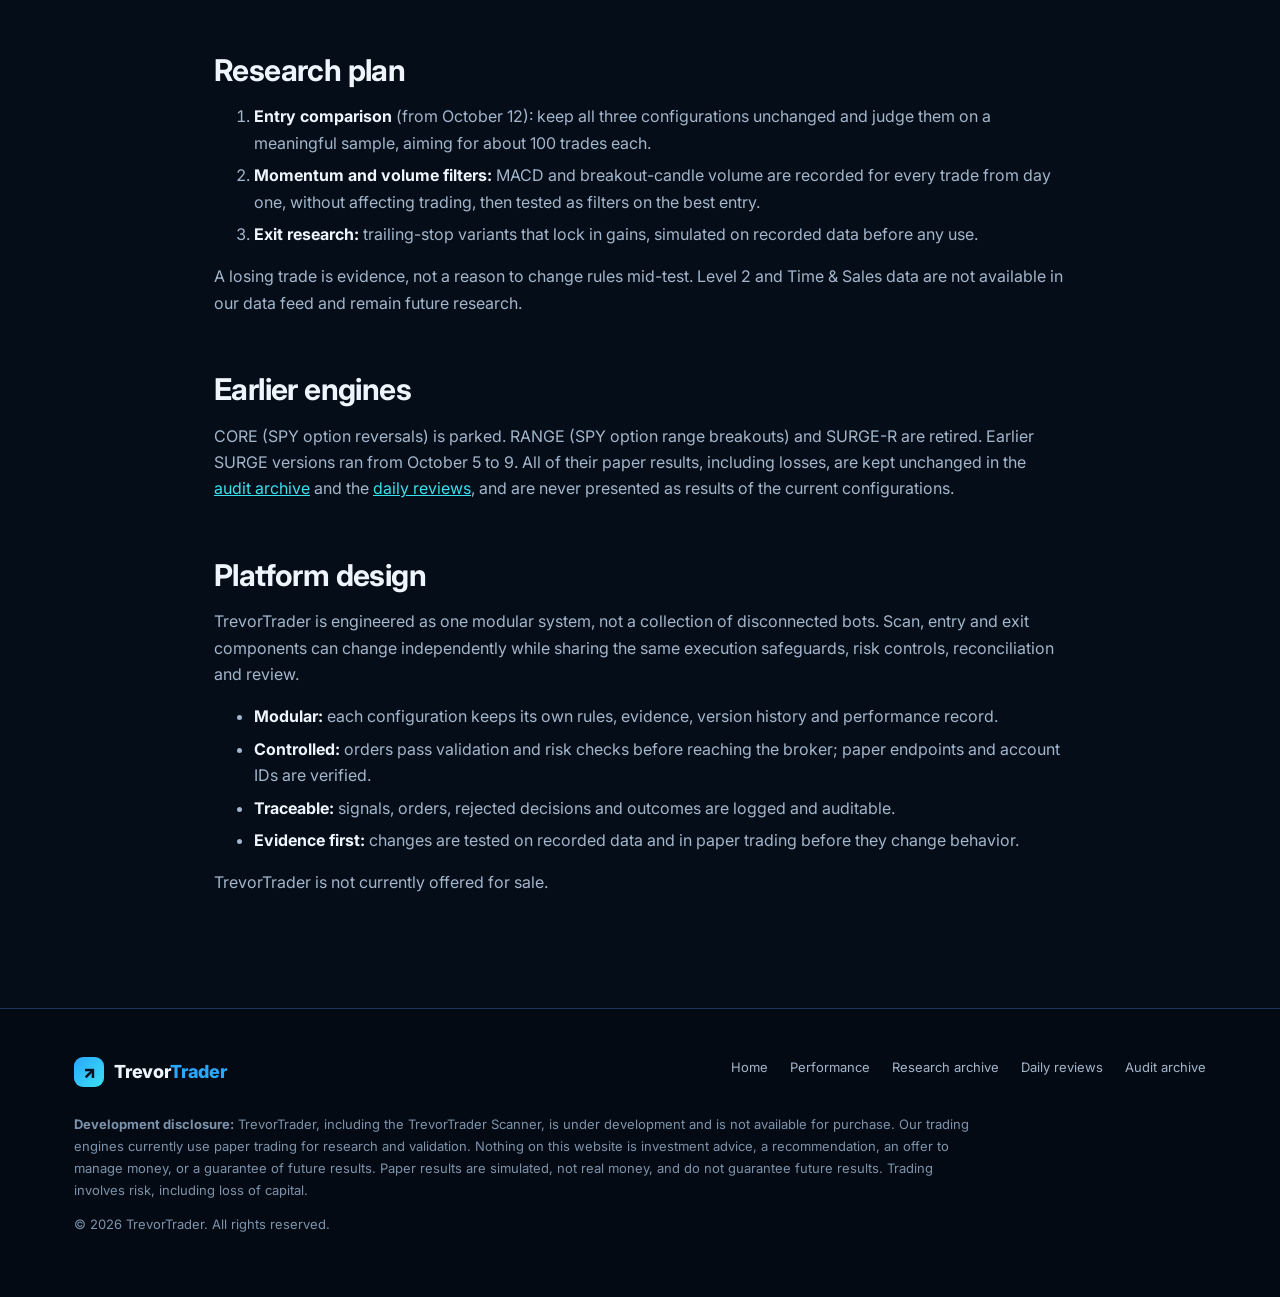
<file: research/index.html>
<!DOCTYPE html>
<html lang="en">
<head>
<meta charset="utf-8">
<meta name="viewport" content="width=device-width, initial-scale=1">
<title>Research Archive | TrevorTrader</title>
<meta name="description" content="Exact rules, risk limits, data sources and verification behind TrevorTrader's paper-trading research.">
<link rel="icon" type="image/svg+xml" href="../favicon.svg">
<link rel="preconnect" href="https://fonts.googleapis.com">
<link rel="preconnect" href="https://fonts.gstatic.com" crossorigin>
<link href="https://fonts.googleapis.com/css2?family=Inter:wght@400;500;600;700;800&display=swap" rel="stylesheet">
<link rel="stylesheet" href="../assets/tt-site-2026.css?v=20261010b">
<style>
.doc{max-width:900px;margin:0 auto;padding:64px 24px 96px}
.doc h1{font-size:clamp(34px,5vw,52px);margin:0 0 14px}
.doc h2{font-size:clamp(24px,3vw,30px);margin:56px 0 12px}
.doc h3{margin:28px 0 8px}
.doc p,.doc li{color:var(--muted)}
.doc li{margin:6px 0}
.doc strong{color:var(--text)}
.doc .settings{margin-top:18px}
.doc .settings table{min-width:640px}
.toc{display:flex;flex-wrap:wrap;gap:8px;margin:26px 0 0}
.toc a{font-size:13px;color:var(--muted);text-decoration:none;border:1px solid var(--line);border-radius:999px;padding:6px 14px}
.toc a:hover{border-color:var(--blue);color:var(--text)}
@media(max-width:600px){.doc{padding:44px 16px 72px}}
</style>
</head>
<body>
<header class="top">
  <div class="wrap">
    <a class="brand" href="../" aria-label="TrevorTrader home"><span class="mark">↗</span><span>Trevor<span class="blue">Trader</span></span></a>
    <nav aria-label="Main navigation">
      <a href="../#how-it-works">How it works</a>
      <a href="../#performance">Performance</a>
      <a href="../daily-review/">Daily reviews</a>
      <a href="../daily-review/engine-audit/">Audit archive</a>
      <a href="./" aria-current="page">Research archive</a>
    </nav>
    <a class="btn btn-ghost" href="../">Home</a>
  </div>
</header>

<main class="doc">
  <p class="eyebrow">Research archive</p>
  <h1>The research behind TrevorTrader</h1>
  <p class="lede">Exact rules, current test configurations, how results are verified, and the full history of earlier engines, including losses. Nothing here is investment advice. All trading is in paper (simulated) accounts.</p>
  <div class="links3">
    <a class="card linkcard" href="../daily-review/"><h3>Daily reviews</h3><p>Life of the Trade: every session, every trade, and what we learned.</p><span>Open daily reviews →</span></a>
    <a class="card linkcard" href="../daily-review/engine-audit/"><h3>Audit archive</h3><p>Historical performance of every engine and version, including losses.</p><span>Open audit archive →</span></a>
    <a class="card linkcard" href="../daily-review/latest/"><h3>Latest review</h3><p>The most recent published session.</p><span>Open latest →</span></a>
  </div>
  <nav class="toc" aria-label="On this page">
    <a href="#configs">Current configurations</a><a href="#scan">Scan rules</a><a href="#entry">Entry rules</a><a href="#exit">Exit and risk rules</a><a href="#verify">How results are verified</a><a href="#sequence">Research plan</a><a href="#history">Earlier engines</a><a href="#platform">Platform design</a>
  </nav>

  <h2 id="configs">Current configurations (from October 12, 2026)</h2>
  <p>On October 9, 2026 we stopped all earlier engines and started over with one simple strategy, historically named <strong>SURGE Simple</strong>, running in three separate paper accounts. Each configuration has its own account, code version, trade ledger and scorecard, so every result belongs to exactly one set of rules.</p>
  <div class="settings">
    <table>
      <thead><tr><th></th><th>Scanner</th><th>Entry</th><th>Positions / day</th><th>Daily loss limit</th></tr></thead>
      <tbody>
        <tr><th>Simple 1</th><td>$3–$20, up 30%+, 500K+ shares, 5× relative volume, float under 5M</td><td>1-minute close above the high of day</td><td>2</td><td>$100</td></tr>
        <tr><th>Simple 2</th><td>$2–$10, up 10%+, 500K+ shares</td><td>Pullback, then price breaks the pullback high (intrabar)</td><td>8</td><td>$150</td></tr>
        <tr><th>Simple 3</th><td>$2–$10, up 10%+, 500K+ shares</td><td>Pullback, then a 1-minute close above the pullback high</td><td>No cap</td><td>$200</td></tr>
      </tbody>
    </table>
  </div>
  <p class="note">Because the scanner, caps and limits differ, configurations are compared on matched opportunities as well as totals. Simple 2 versus Simple 3 is the cleanest entry comparison: same scanner, same exits, different entry. Simple 1 tests stricter stock selection together with a new-high entry.</p>

  <h2 id="scan">Scan rules</h2>
  <ul>
    <li><strong>Universe:</strong> active, tradable, exchange-listed US stocks (no OTC), plus the market's top movers and most-active lists. Checked every 30 seconds from 4:00 AM ET.</li>
    <li><strong>Price and gain:</strong> the latest trade must be from today and the quote no more than 15 seconds old. Gain is measured from the prior session's close.</li>
    <li><strong>Volume:</strong> shares traded today, including premarket.</li>
    <li><strong>Relative volume (Simple 1):</strong> today's shares traded in completed 1-minute bars since 4:00 AM ET, divided by the average shares traded up to the same clock time over the last 10 trading days (split-adjusted). Fewer than 5 days of history or any data error means the stock is skipped.</li>
    <li><strong>Float (Simple 1):</strong> looked up from Yahoo Finance and accepted only if retrieved the same day. Yahoo doesn't publish the date of its float figure, so it can lag after a share offering or reverse split. A stock with no float is skipped.</li>
    <li><strong>Ranking:</strong> stocks that pass are tried from the biggest percentage gain down.</li>
  </ul>

  <h2 id="entry">Entry rules</h2>
  <ul>
    <li><strong>New high of day (Simple 1):</strong> the newest completed 1-minute bar closes above every earlier high since 4:00 AM ET.</li>
    <li><strong>Pullback (Simple 2 and 3):</strong> after a bar makes a new high of day, 1 to 3 bars follow with no higher high, staying above that bar's low. The trigger is the last pullback bar's high.</li>
    <li><strong>Simple 2</strong> buys when a trade prints above the trigger during the current minute. It checks every 30-second scan, so it can lag the exact break by up to about 30 seconds. <strong>Simple 3</strong> waits for a 1-minute close above the trigger.</li>
    <li><strong>Order checks (all three):</strong> a fresh quote, spread no more than 1.5%, ask no more than 1% above the signal price. Limit order at the ask, canceled if not filled within 5 seconds.</li>
  </ul>
  <figure class="entry-figure">
    <picture>
      <source media="(max-width:640px)" srcset="../assets/surge-simple-entries-mobile.svg">
      <img src="../assets/surge-simple-entries.svg" width="1200" height="500" loading="lazy" alt="Illustrative chart: a stock runs to a $4.50 high of day, pulls back with a pullback high of $4.35, then breaks out. Simple 2 buys as price breaks $4.35, Simple 3 when a candle closes above $4.35, and Simple 1 when a candle closes above $4.50.">
    </picture>
    <figcaption>Illustrative 1-minute chart. Earlier entry: better price, more fake-outs. Later entry: more confirmation, higher price.</figcaption>
  </figure>

  <h2 id="exit">Exit and risk rules (same for all three)</h2>
  <ul>
    <li>About $20 of risk per trade; order size is capped at 50% of account equity.</li>
    <li>Stop based on the recent 1-minute lows, with a hard backstop. Target at 2× the risk. Time exit after 10 minutes.</li>
    <li>One position at a time. A stock is locked out for the day after 2 losses.</li>
    <li>Daily loss limit per configuration (see the table). Positions opened are counted, not orders or partial fills; exits are never blocked.</li>
    <li>No new entries after 12:45 PT. Everything is flat by 12:55 PT.</li>
  </ul>

  <h2 id="verify">How results are verified</h2>
  <ul>
    <li>After each session, an end-of-day check matches every broker order and fill against the trading engine's own ledger and logs, confirms the account is flat with no open orders, and checks the code version that traded.</li>
    <li>If anything doesn't match, nothing is published for that day. A failed check is never shown as a zero.</li>
    <li>Results are gross, before fees. Fees and net results stay marked "pending" until confirmed; they are never estimated.</li>
    <li>Each code version has its own identifier, and results are never moved between versions.</li>
  </ul>

  <h2 id="sequence">Research plan</h2>
  <ol>
    <li><strong>Entry comparison</strong> (from October 12): keep all three configurations unchanged and judge them on a meaningful sample, aiming for about 100 trades each.</li>
    <li><strong>Momentum and volume filters:</strong> MACD and breakout-candle volume are recorded for every trade from day one, without affecting trading, then tested as filters on the best entry.</li>
    <li><strong>Exit research:</strong> trailing-stop variants that lock in gains, simulated on recorded data before any use.</li>
  </ol>
  <p>A losing trade is evidence, not a reason to change rules mid-test. Level 2 and Time &amp; Sales data are not available in our data feed and remain future research.</p>

  <h2 id="history">Earlier engines</h2>
  <p>CORE (SPY option reversals) is parked. RANGE (SPY option range breakouts) and SURGE-R are retired. Earlier SURGE versions ran from October 5 to 9. All of their paper results, including losses, are kept unchanged in the <a href="../daily-review/engine-audit/">audit archive</a> and the <a href="../daily-review/">daily reviews</a>, and are never presented as results of the current configurations.</p>

  <h2 id="platform">Platform design</h2>
  <p>TrevorTrader is engineered as one modular system, not a collection of disconnected bots. Scan, entry and exit components can change independently while sharing the same execution safeguards, risk controls, reconciliation and review.</p>
  <ul>
    <li><strong>Modular:</strong> each configuration keeps its own rules, evidence, version history and performance record.</li>
    <li><strong>Controlled:</strong> orders pass validation and risk checks before reaching the broker; paper endpoints and account IDs are verified.</li>
    <li><strong>Traceable:</strong> signals, orders, rejected decisions and outcomes are logged and auditable.</li>
    <li><strong>Evidence first:</strong> changes are tested on recorded data and in paper trading before they change behavior.</li>
  </ul>
  <p>TrevorTrader is not currently offered for sale.</p>
</main>

<footer>
  <div class="wrap">
    <div class="row">
      <a class="brand" href="../"><span class="mark">↗</span><span>Trevor<span class="blue">Trader</span></span></a>
      <nav aria-label="Footer"><a href="../">Home</a><a href="../#performance">Performance</a><a href="./">Research archive</a><a href="../daily-review/">Daily reviews</a><a href="../daily-review/engine-audit/">Audit archive</a></nav>
    </div>
    <p class="disc"><strong>Development disclosure:</strong> TrevorTrader, including the TrevorTrader Scanner, is under development and is not available for purchase. Our trading engines currently use paper trading for research and validation. Nothing on this website is investment advice, a recommendation, an offer to manage money, or a guarantee of future results. Paper results are simulated, not real money, and do not guarantee future results. Trading involves risk, including loss of capital.</p>
    <p>© 2026 TrevorTrader. All rights reserved.</p>
  </div>
</footer>
</body>
</html>
</file>
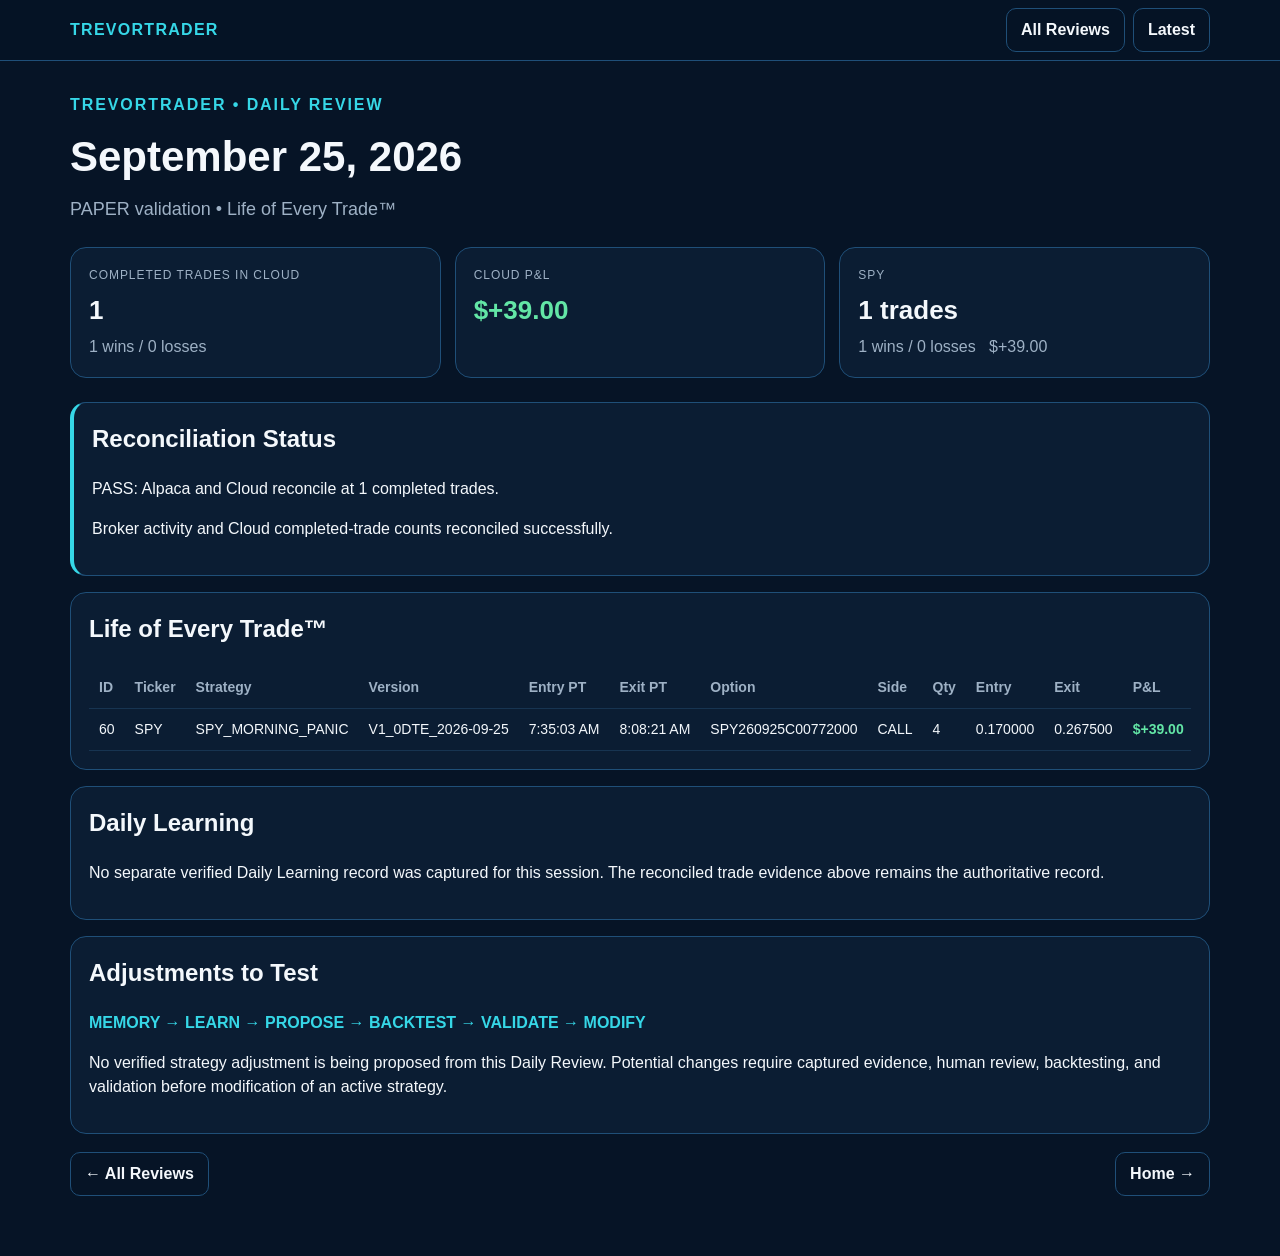
<file: daily-review/2026-09-25/index.html>
<!doctype html>
<html lang="en">
<head>
<meta charset="utf-8">
<meta name="viewport" content="width=device-width,initial-scale=1,viewport-fit=cover">
<meta name="theme-color" content="#061426">

<title>TrevorTrader Daily Review | 2026-09-25</title>

<style>
:root {
    --bg:#061426;
    --panel:#0b1d33;
    --panel2:#0d223b;
    --line:#1f4f78;
    --text:#f4f8fc;
    --muted:#9eb1c5;
    --cyan:#36d7e7;
    --green:#63e6a6;
    --red:#ff7185;
}

* {
    box-sizing:border-box;
}

html {
    background:var(--bg);
}

body {
    margin:0;
    background:var(--bg);
    color:var(--text);
    font-family:Arial,Helvetica,sans-serif;
    line-height:1.5;
}

a {
    color:inherit;
}

.topbar {
    position:sticky;
    top:0;
    z-index:20;
    background:rgba(6,20,38,.96);
    border-bottom:1px solid var(--line);
    padding-top:env(safe-area-inset-top);
}

.nav {
    max-width:1180px;
    margin:auto;
    min-height:60px;
    padding:8px 20px;
    display:flex;
    align-items:center;
    justify-content:space-between;
    gap:12px;
}

.brand {
    color:var(--cyan);
    font-weight:800;
    letter-spacing:.08em;
    text-decoration:none;
}

.navlinks {
    display:flex;
    align-items:center;
    gap:8px;
    flex-wrap:wrap;
}

.navlinks a {
    min-height:44px;
    display:inline-flex;
    align-items:center;
    padding:0 14px;
    border:1px solid var(--line);
    border-radius:10px;
    text-decoration:none;
    font-weight:700;
}

.navlinks a:hover,
.navlinks a:focus-visible {
    border-color:var(--cyan);
    outline:none;
}

.wrap {
    max-width:1180px;
    margin:auto;
    padding:32px 20px calc(60px + env(safe-area-inset-bottom));
}

.eyebrow {
    color:var(--cyan);
    font-weight:700;
    letter-spacing:.12em;
}

h1 {
    font-size:42px;
    margin:8px 0;
}

.sub {
    color:var(--muted);
    font-size:18px;
}

.grid {
    display:grid;
    grid-template-columns:repeat(auto-fit,minmax(220px,1fr));
    gap:14px;
    margin:24px 0;
}

.metric,
.section {
    background:var(--panel);
    border:1px solid var(--line);
    border-radius:16px;
    padding:18px;
}

.label {
    color:var(--muted);
    text-transform:uppercase;
    font-size:12px;
    letter-spacing:.08em;
}

.big {
    font-size:26px;
    font-weight:700;
    margin-top:7px;
}

.small {
    color:var(--muted);
    margin-top:5px;
}

.pos {
    color:var(--green);
    font-weight:700;
}

.neg {
    color:var(--red);
    font-weight:700;
}

.status {
    border-left:4px solid var(--cyan);
}

h2 {
    margin-top:0;
}

.loop {
    font-weight:700;
    color:var(--cyan);
}

.scroll {
    overflow-x:auto;
    -webkit-overflow-scrolling:touch;
}

table {
    width:100%;
    border-collapse:collapse;
    font-size:14px;
}

th,
td {
    padding:10px;
    border-bottom:1px solid #173451;
    text-align:left;
    white-space:nowrap;
}

th {
    color:var(--muted);
}

.mobile-trades {
    display:none;
}

.trade-card {
    background:var(--panel2);
    border:1px solid var(--line);
    border-radius:14px;
    padding:16px;
}

.trade-head {
    display:flex;
    justify-content:space-between;
    align-items:flex-start;
    gap:12px;
}

.trade-symbol {
    font-size:18px;
    font-weight:800;
}

.trade-id,
.trade-version {
    color:var(--muted);
    font-size:13px;
}

.trade-pnl {
    font-size:20px;
    white-space:nowrap;
}

.trade-strategy {
    margin-top:12px;
    font-weight:700;
    overflow-wrap:anywhere;
}

.trade-version {
    overflow-wrap:anywhere;
}

.trade-grid {
    display:grid;
    grid-template-columns:1fr 1fr;
    gap:12px;
    margin-top:16px;
}

.trade-grid div {
    min-width:0;
}

.trade-grid span {
    display:block;
    color:var(--muted);
    font-size:12px;
    text-transform:uppercase;
    letter-spacing:.05em;
}

.trade-grid strong {
    display:block;
    margin-top:3px;
    overflow-wrap:anywhere;
}

.footer-nav {
    display:flex;
    justify-content:space-between;
    gap:10px;
    margin-top:18px;
}

.footer-nav a {
    min-height:44px;
    display:inline-flex;
    align-items:center;
    justify-content:center;
    padding:0 14px;
    border:1px solid var(--line);
    border-radius:10px;
    text-decoration:none;
    font-weight:700;
}

@media(max-width:700px) {
    .nav {
        padding-left:12px;
        padding-right:12px;
    }

    .navlinks a {
        padding:0 10px;
    }

    .wrap {
        padding:22px 12px calc(40px + env(safe-area-inset-bottom));
    }

    h1 {
        font-size:34px;
    }

    .sub {
        font-size:16px;
    }

    .desktop-trades {
        display:none;
    }

    .mobile-trades {
        display:grid;
        gap:12px;
    }

    .metric,
    .section {
        border-radius:14px;
        padding:16px;
    }
}
</style>
</head>

<body>

<header class="topbar">
    <nav class="nav" aria-label="Daily Review navigation">
        <a class="brand" href="../../">TREVORTRADER</a>
        <div class="navlinks">
            <a href="../">All Reviews</a>
            <a href="../latest/">Latest</a>
        </div>
    </nav>
</header>

<main class="wrap">

<div class="eyebrow">
TREVORTRADER &bull; DAILY REVIEW
</div>

<h1>September 25, 2026</h1>

<div class="sub">
PAPER validation &bull; Life of Every Trade&trade;
</div>

<div class="grid">

<div class="metric">
    <div class="label">Completed trades in Cloud</div>
    <div class="big">1</div>
    <div class="small">1 wins / 0 losses</div>
</div>

<div class="metric">
    <div class="label">Cloud P&amp;L</div>
    <div class="big pos">
        $+39.00
    </div>
</div>


        <div class="metric">
            <div class="label">SPY</div>
            <div class="big">1 trades</div>
            <div class="small">
                1 wins /
                0 losses
                &nbsp; $+39.00
            </div>
        </div>
        

</div>

<section class="section status">
<h2>Reconciliation Status</h2>
<p>PASS: Alpaca and Cloud reconcile at 1 completed trades.</p>
<p>
Broker activity and Cloud completed-trade counts reconciled successfully.
</p>
</section>

<section class="section" style="margin-top:16px">
<h2>Life of Every Trade&trade;</h2>

<div class="desktop-trades">
    <div class="scroll">
        <table>
            <thead>
                <tr>
                    <th>ID</th>
                    <th>Ticker</th>
                    <th>Strategy</th>
                    <th>Version</th>
                    <th>Entry PT</th>
                    <th>Exit PT</th>
                    <th>Option</th>
                    <th>Side</th>
                    <th>Qty</th>
                    <th>Entry</th>
                    <th>Exit</th>
                    <th>P&amp;L</th>
                    <th>Return</th>
                    <th>Hold</th>
                </tr>
            </thead>
            <tbody>
                
            <tr>
                <td>60</td>
                <td>SPY</td>
                <td>SPY_MORNING_PANIC</td>
                <td>V1_0DTE_2026-09-25</td>
                <td>7:35:03 AM</td>
                <td>8:08:21 AM</td>
                <td>SPY260925C00772000</td>
                <td>CALL</td>
                <td>4</td>
                <td>0.170000</td>
                <td>0.267500</td>
                <td class="pos">$+39.00</td>
                <td class="pos">+57.35%</td>
                <td>0h 33m 17s</td>
            </tr>
            
            </tbody>
        </table>
    </div>
</div>

<div class="mobile-trades">
    
            <article class="trade-card">
                <div class="trade-head">
                    <div>
                        <div class="trade-symbol">SPY &bull; CALL</div>
                        <div class="trade-id">Trade #60</div>
                    </div>
                    <div class="trade-pnl pos">$+39.00</div>
                </div>

                <div class="trade-strategy">SPY_MORNING_PANIC</div>
                <div class="trade-version">V1_0DTE_2026-09-25</div>

                <div class="trade-grid">
                    <div><span>Entry PT</span><strong>7:35:03 AM</strong></div>
                    <div><span>Exit PT</span><strong>8:08:21 AM</strong></div>
                    <div><span>Entry</span><strong>0.170000</strong></div>
                    <div><span>Exit</span><strong>0.267500</strong></div>
                    <div><span>Return</span><strong class="pos">+57.35%</strong></div>
                    <div><span>Hold</span><strong>0h 33m 17s</strong></div>
                    <div><span>Qty</span><strong>4</strong></div>
                    <div><span>Option</span><strong>SPY260925C00772000</strong></div>
                </div>
            </article>
            
</div>
</section>

<section class="section" style="margin-top:16px">
<h2>Daily Learning</h2>
<p>
No separate verified Daily Learning record was captured for this session.
The reconciled trade evidence above remains the authoritative record.
</p>
</section>

<section class="section" style="margin-top:16px">
<h2>Adjustments to Test</h2>

<p class="loop">
MEMORY &rarr; LEARN &rarr; PROPOSE &rarr; BACKTEST
&rarr; VALIDATE &rarr; MODIFY
</p>

<p>
No verified strategy adjustment is being proposed from this Daily Review.
Potential changes require captured evidence, human review, backtesting,
and validation before modification of an active strategy.
</p>
</section>

<div class="footer-nav">
    <a href="../">&larr; All Reviews</a>
    <a href="../../">Home &rarr;</a>
</div>

</main>
</body>
</html>
</file>
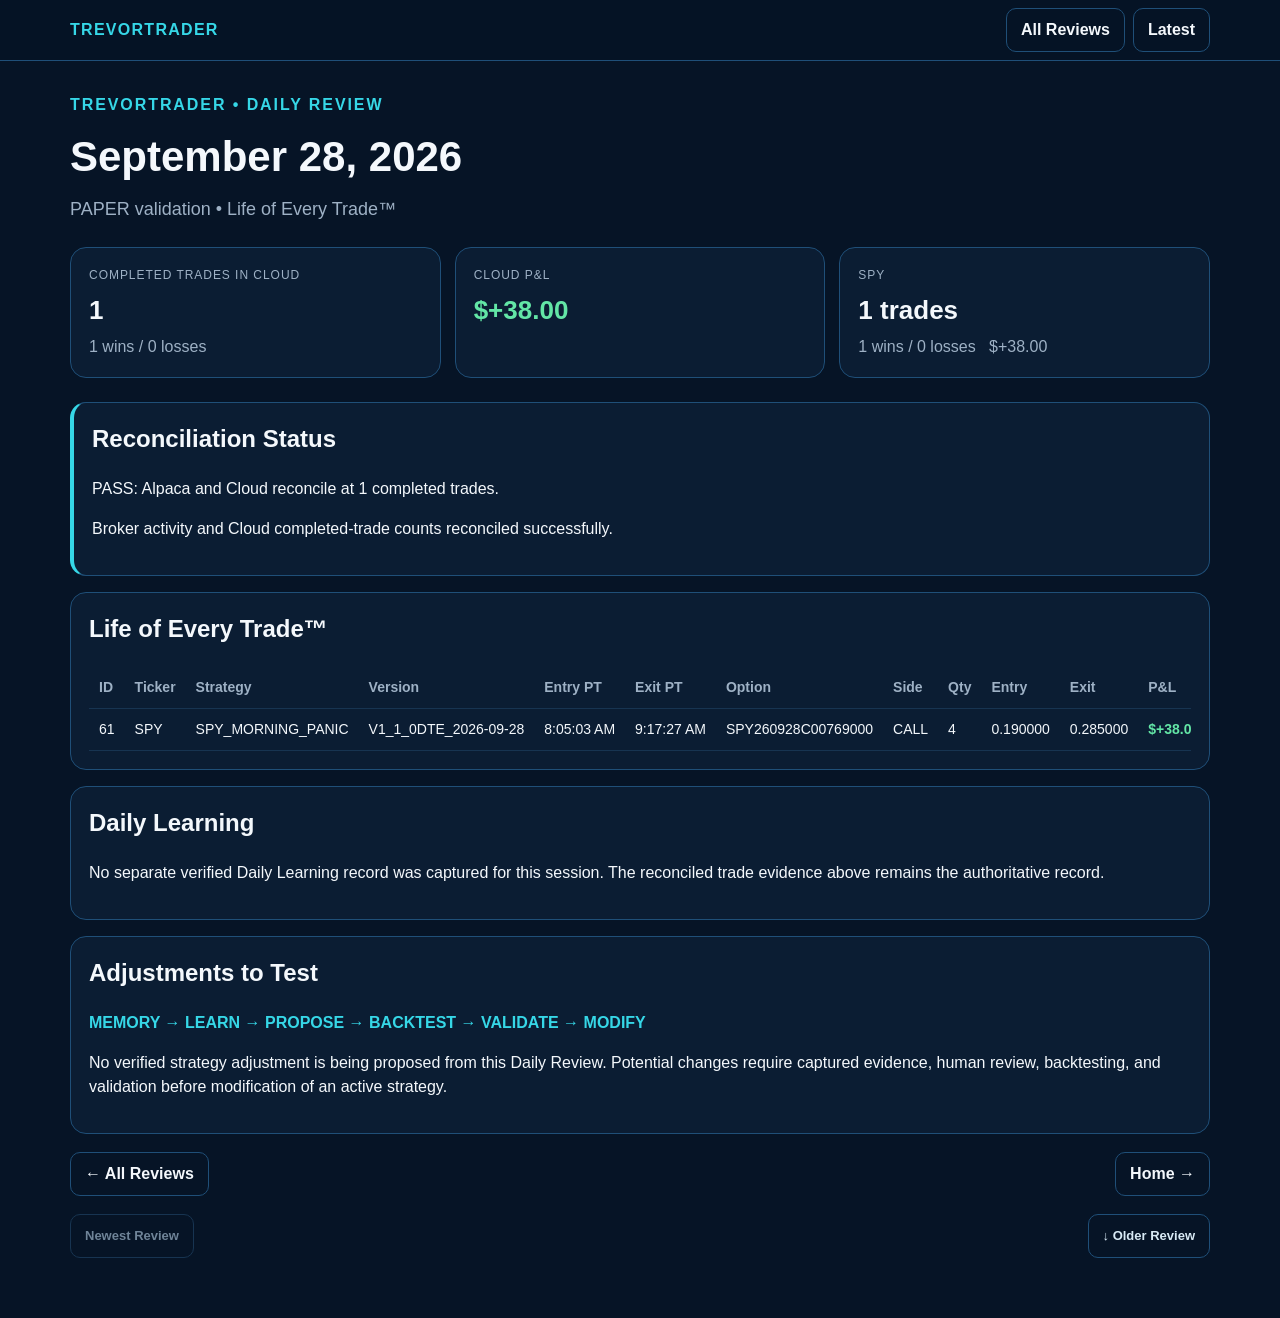
<file: daily-review/2026-09-28/index.html>
<!doctype html>
<html lang="en">
<head>
<meta charset="utf-8">
<meta name="viewport" content="width=device-width,initial-scale=1,viewport-fit=cover">
<meta name="theme-color" content="#061426">

<title>TrevorTrader Daily Review | 2026-09-28</title>

<style>
:root {
    --bg:#061426;
    --panel:#0b1d33;
    --panel2:#0d223b;
    --line:#1f4f78;
    --text:#f4f8fc;
    --muted:#9eb1c5;
    --cyan:#36d7e7;
    --green:#63e6a6;
    --red:#ff7185;
}

* {
    box-sizing:border-box;
}

html {
    background:var(--bg);
}

body {
    margin:0;
    background:var(--bg);
    color:var(--text);
    font-family:Arial,Helvetica,sans-serif;
    line-height:1.5;
}

a {
    color:inherit;
}

.topbar {
    position:sticky;
    top:0;
    z-index:20;
    background:rgba(6,20,38,.96);
    border-bottom:1px solid var(--line);
    padding-top:env(safe-area-inset-top);
}

.nav {
    max-width:1180px;
    margin:auto;
    min-height:60px;
    padding:8px 20px;
    display:flex;
    align-items:center;
    justify-content:space-between;
    gap:12px;
}

.brand {
    color:var(--cyan);
    font-weight:800;
    letter-spacing:.08em;
    text-decoration:none;
}

.navlinks {
    display:flex;
    align-items:center;
    gap:8px;
    flex-wrap:wrap;
}

.navlinks a {
    min-height:44px;
    display:inline-flex;
    align-items:center;
    padding:0 14px;
    border:1px solid var(--line);
    border-radius:10px;
    text-decoration:none;
    font-weight:700;
}

.navlinks a:hover,
.navlinks a:focus-visible {
    border-color:var(--cyan);
    outline:none;
}

.wrap {
    max-width:1180px;
    margin:auto;
    padding:32px 20px calc(60px + env(safe-area-inset-bottom));
}

.eyebrow {
    color:var(--cyan);
    font-weight:700;
    letter-spacing:.12em;
}

h1 {
    font-size:42px;
    margin:8px 0;
}

.sub {
    color:var(--muted);
    font-size:18px;
}

.grid {
    display:grid;
    grid-template-columns:repeat(auto-fit,minmax(220px,1fr));
    gap:14px;
    margin:24px 0;
}

.metric,
.section {
    background:var(--panel);
    border:1px solid var(--line);
    border-radius:16px;
    padding:18px;
}

.label {
    color:var(--muted);
    text-transform:uppercase;
    font-size:12px;
    letter-spacing:.08em;
}

.big {
    font-size:26px;
    font-weight:700;
    margin-top:7px;
}

.small {
    color:var(--muted);
    margin-top:5px;
}

.pos {
    color:var(--green);
    font-weight:700;
}

.neg {
    color:var(--red);
    font-weight:700;
}

.status {
    border-left:4px solid var(--cyan);
}

h2 {
    margin-top:0;
}

.loop {
    font-weight:700;
    color:var(--cyan);
}

.scroll {
    overflow-x:auto;
    -webkit-overflow-scrolling:touch;
}

table {
    width:100%;
    border-collapse:collapse;
    font-size:14px;
}

th,
td {
    padding:10px;
    border-bottom:1px solid #173451;
    text-align:left;
    white-space:nowrap;
}

th {
    color:var(--muted);
}

.mobile-trades {
    display:none;
}

.trade-card {
    background:var(--panel2);
    border:1px solid var(--line);
    border-radius:14px;
    padding:16px;
}

.trade-head {
    display:flex;
    justify-content:space-between;
    align-items:flex-start;
    gap:12px;
}

.trade-symbol {
    font-size:18px;
    font-weight:800;
}

.trade-id,
.trade-version {
    color:var(--muted);
    font-size:13px;
}

.trade-pnl {
    font-size:20px;
    white-space:nowrap;
}

.trade-strategy {
    margin-top:12px;
    font-weight:700;
    overflow-wrap:anywhere;
}

.trade-version {
    overflow-wrap:anywhere;
}

.trade-grid {
    display:grid;
    grid-template-columns:1fr 1fr;
    gap:12px;
    margin-top:16px;
}

.trade-grid div {
    min-width:0;
}

.trade-grid span {
    display:block;
    color:var(--muted);
    font-size:12px;
    text-transform:uppercase;
    letter-spacing:.05em;
}

.trade-grid strong {
    display:block;
    margin-top:3px;
    overflow-wrap:anywhere;
}

.footer-nav {
    display:flex;
    justify-content:space-between;
    gap:10px;
    margin-top:18px;
}

.footer-nav a {
    min-height:44px;
    display:inline-flex;
    align-items:center;
    justify-content:center;
    padding:0 14px;
    border:1px solid var(--line);
    border-radius:10px;
    text-decoration:none;
    font-weight:700;
}

@media(max-width:700px) {
    .nav {
        padding-left:12px;
        padding-right:12px;
    }

    .navlinks a {
        padding:0 10px;
    }

    .wrap {
        padding:22px 12px calc(40px + env(safe-area-inset-bottom));
    }

    h1 {
        font-size:34px;
    }

    .sub {
        font-size:16px;
    }

    .desktop-trades {
        display:none;
    }

    .mobile-trades {
        display:grid;
        gap:12px;
    }

    .metric,
    .section {
        border-radius:14px;
        padding:16px;
    }
}
</style>

<style>
.archive-nav {
    display:flex;
    justify-content:space-between;
    gap:10px;
    margin-top:18px;
}
.archive-nav a,
.archive-nav .disabled {
    min-height:44px;
    display:inline-flex;
    align-items:center;
    justify-content:center;
    padding:0 14px;
    border:1px solid #1f4f78;
    border-radius:10px;
    color:#d8eaf5;
    text-decoration:none;
    font-weight:700;
    font-size:13px;
}
.archive-nav a:hover,
.archive-nav a:focus-visible {
    border-color:#36d7e7;
    outline:none;
}
.archive-nav .disabled {
    color:#6f8498;
    border-color:#173451;
}
@media(max-width:700px) {
    .archive-nav {
        display:grid;
        grid-template-columns:1fr 1fr;
    }
}
</style>

</head>

<body>

<header class="topbar">
    <nav class="nav" aria-label="Daily Review navigation">
        <a class="brand" href="../../">TREVORTRADER</a>
        <div class="navlinks">
            <a href="../">All Reviews</a>
            <a href="../latest/">Latest</a>
        </div>
    </nav>
</header>

<main class="wrap">

<div class="eyebrow">
TREVORTRADER &bull; DAILY REVIEW
</div>

<h1>September 28, 2026</h1>

<div class="sub">
PAPER validation &bull; Life of Every Trade&trade;
</div>

<div class="grid">

<div class="metric">
    <div class="label">Completed trades in Cloud</div>
    <div class="big">1</div>
    <div class="small">1 wins / 0 losses</div>
</div>

<div class="metric">
    <div class="label">Cloud P&amp;L</div>
    <div class="big pos">
        $+38.00
    </div>
</div>


        <div class="metric">
            <div class="label">SPY</div>
            <div class="big">1 trades</div>
            <div class="small">
                1 wins /
                0 losses
                &nbsp; $+38.00
            </div>
        </div>
        

</div>

<section class="section status">
<h2>Reconciliation Status</h2>
<p>PASS: Alpaca and Cloud reconcile at 1 completed trades.</p>
<p>
Broker activity and Cloud completed-trade counts reconciled successfully.
</p>
</section>

<section class="section" style="margin-top:16px">
<h2>Life of Every Trade&trade;</h2>

<div class="desktop-trades">
    <div class="scroll">
        <table>
            <thead>
                <tr>
                    <th>ID</th>
                    <th>Ticker</th>
                    <th>Strategy</th>
                    <th>Version</th>
                    <th>Entry PT</th>
                    <th>Exit PT</th>
                    <th>Option</th>
                    <th>Side</th>
                    <th>Qty</th>
                    <th>Entry</th>
                    <th>Exit</th>
                    <th>P&amp;L</th>
                    <th>Return</th>
                    <th>Hold</th>
                </tr>
            </thead>
            <tbody>
                
            <tr>
                <td>61</td>
                <td>SPY</td>
                <td>SPY_MORNING_PANIC</td>
                <td>V1_1_0DTE_2026-09-28</td>
                <td>8:05:03 AM</td>
                <td>9:17:27 AM</td>
                <td>SPY260928C00769000</td>
                <td>CALL</td>
                <td>4</td>
                <td>0.190000</td>
                <td>0.285000</td>
                <td class="pos">$+38.00</td>
                <td class="pos">+50.00%</td>
                <td>1h 12m 23s</td>
            </tr>
            
            </tbody>
        </table>
    </div>
</div>

<div class="mobile-trades">
    
            <article class="trade-card">
                <div class="trade-head">
                    <div>
                        <div class="trade-symbol">SPY &bull; CALL</div>
                        <div class="trade-id">Trade #61</div>
                    </div>
                    <div class="trade-pnl pos">$+38.00</div>
                </div>

                <div class="trade-strategy">SPY_MORNING_PANIC</div>
                <div class="trade-version">V1_1_0DTE_2026-09-28</div>

                <div class="trade-grid">
                    <div><span>Entry PT</span><strong>8:05:03 AM</strong></div>
                    <div><span>Exit PT</span><strong>9:17:27 AM</strong></div>
                    <div><span>Entry</span><strong>0.190000</strong></div>
                    <div><span>Exit</span><strong>0.285000</strong></div>
                    <div><span>Return</span><strong class="pos">+50.00%</strong></div>
                    <div><span>Hold</span><strong>1h 12m 23s</strong></div>
                    <div><span>Qty</span><strong>4</strong></div>
                    <div><span>Option</span><strong>SPY260928C00769000</strong></div>
                </div>
            </article>
            
</div>
</section>

<section class="section" style="margin-top:16px">
<h2>Daily Learning</h2>
<p>
No separate verified Daily Learning record was captured for this session.
The reconciled trade evidence above remains the authoritative record.
</p>
</section>

<section class="section" style="margin-top:16px">
<h2>Adjustments to Test</h2>

<p class="loop">
MEMORY &rarr; LEARN &rarr; PROPOSE &rarr; BACKTEST
&rarr; VALIDATE &rarr; MODIFY
</p>

<p>
No verified strategy adjustment is being proposed from this Daily Review.
Potential changes require captured evidence, human review, backtesting,
and validation before modification of an active strategy.
</p>
</section>

<div class="footer-nav">
    <a href="../">&larr; All Reviews</a>
    <a href="../../">Home &rarr;</a>
</div>


    <div class="archive-nav"
         aria-label="Review date navigation">
        <span class="disabled">Newest Review</span>
        <a href="../2026-09-25/">&#8595; Older Review</a>
    </div>
    
</main>
</body>
</html>
</file>
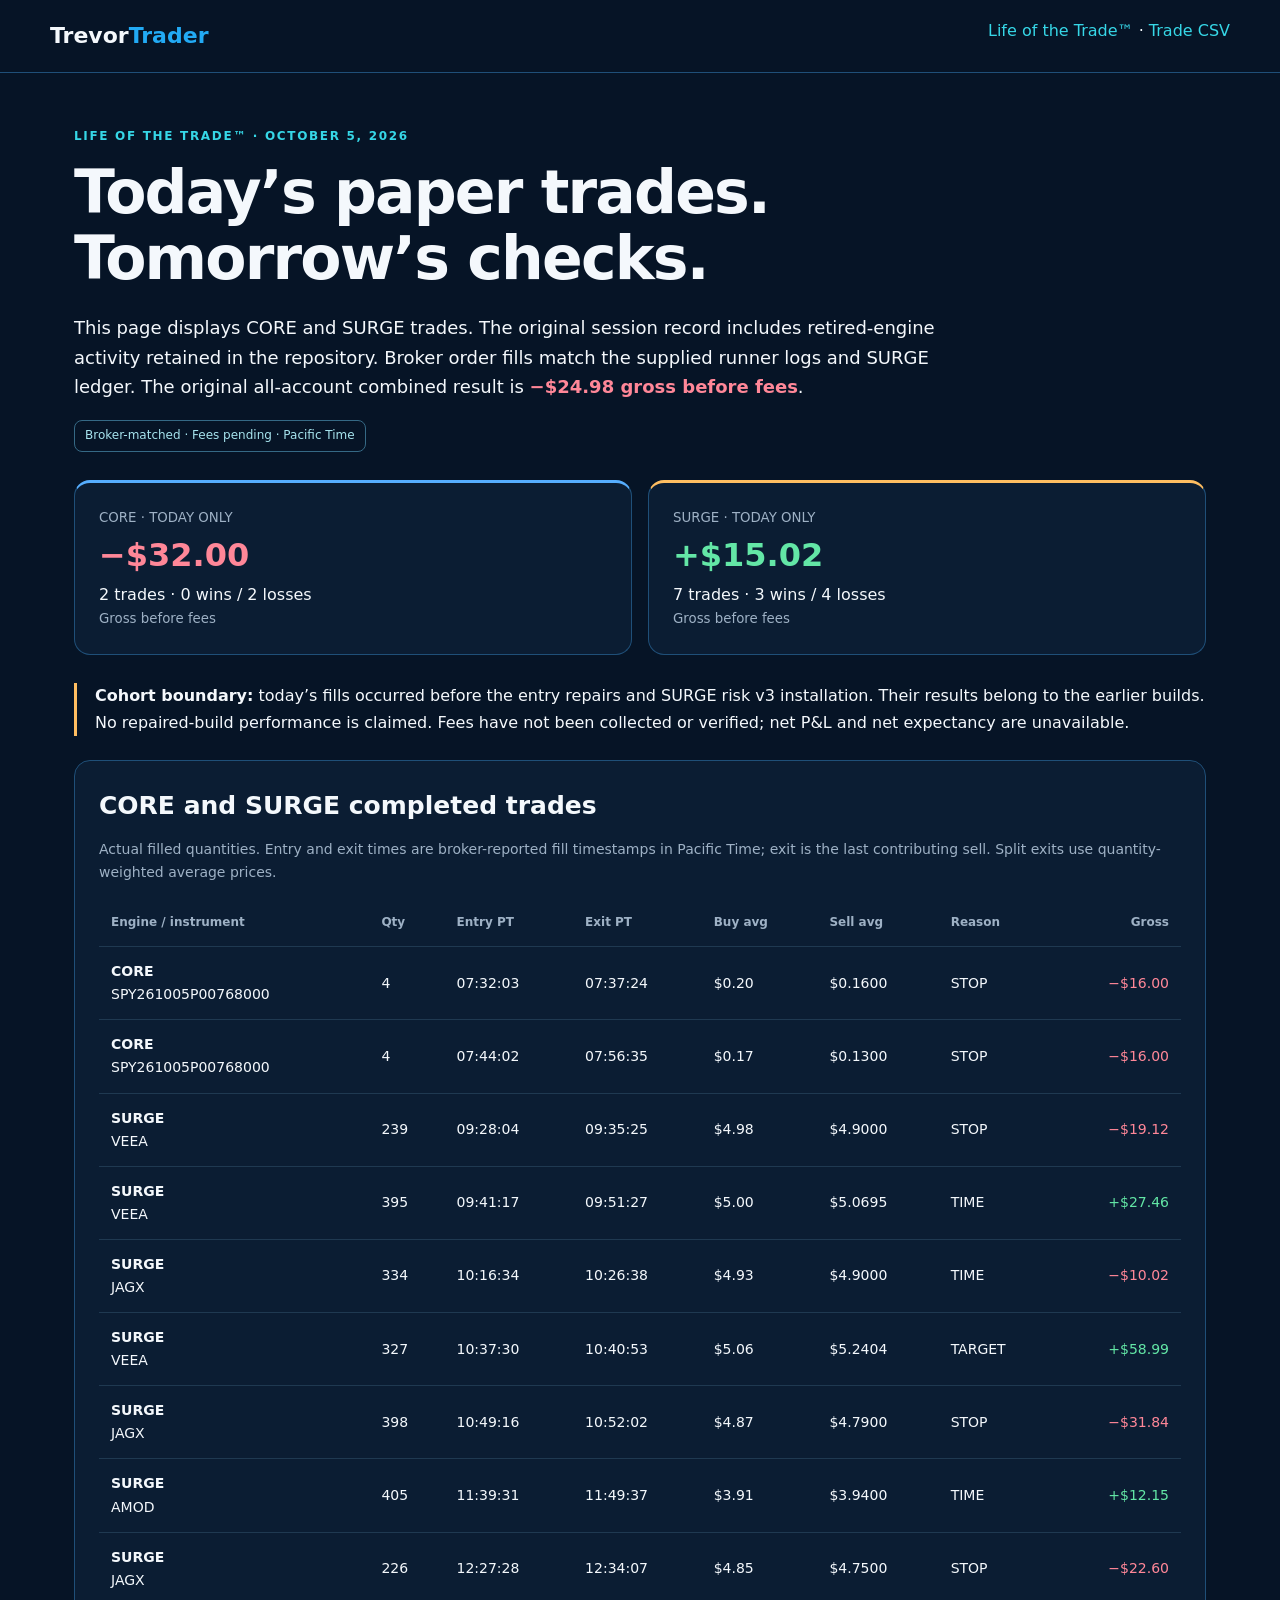
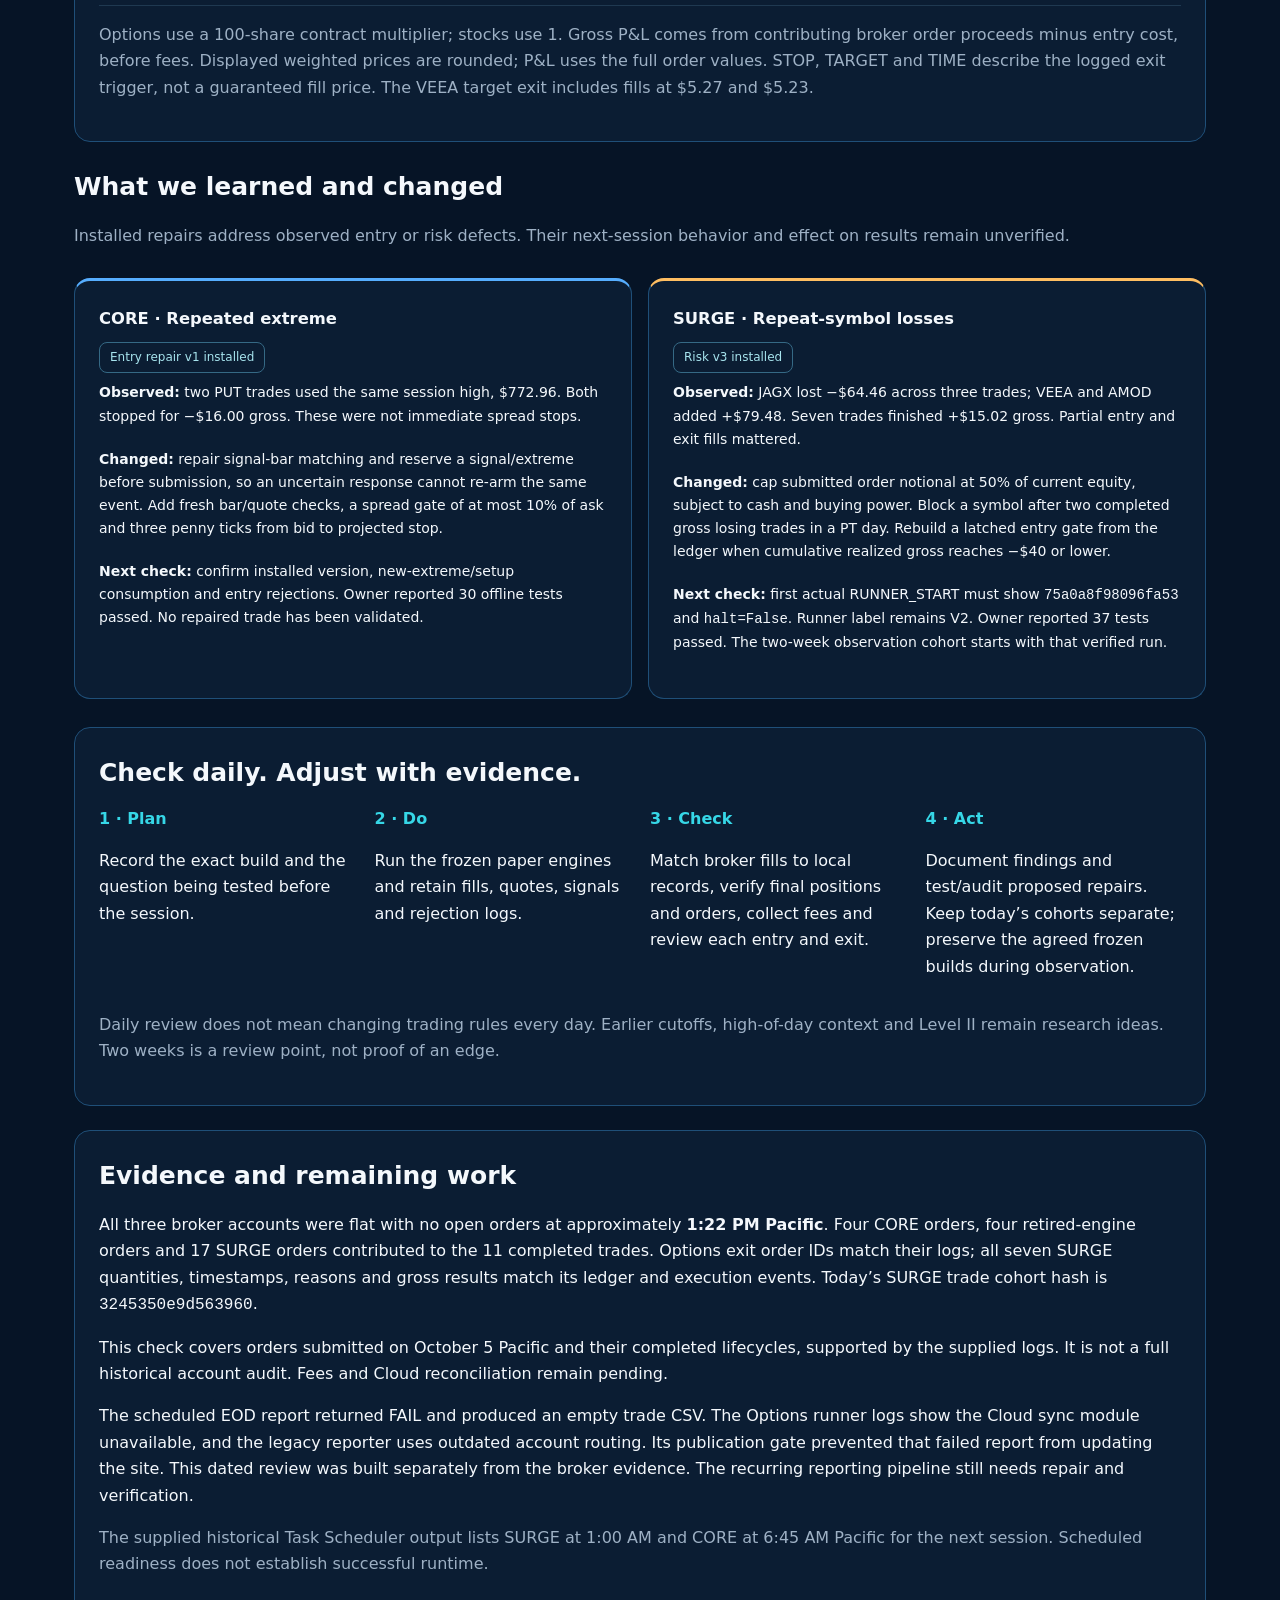
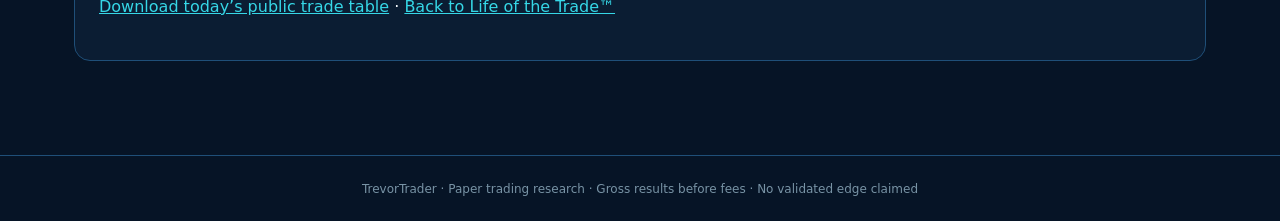
<file: daily-review/2026-10-05/index.html>
<!doctype html><html lang="en"><head><meta charset="utf-8"><meta name="viewport" content="width=device-width,initial-scale=1"><meta name="description" content="October 5 paper review: CORE and SURGE trades, gross results, lessons and installed repairs awaiting runtime validation."><title>October 5, 2026 Paper Review | TrevorTrader</title><style>*{box-sizing:border-box}body{margin:0;background:#061426;color:#f4f8fc;font:16px/1.65 Inter,system-ui,sans-serif}a{color:#36d7e7}header{border-bottom:1px solid #1f4f78;padding:18px max(24px,calc((100vw - 1180px)/2));display:flex;justify-content:space-between;gap:20px}header a{text-decoration:none}.brand{font-size:22px;font-weight:800;color:#f4f8fc}.brand span{color:#22aaf4}main{max-width:1180px;margin:auto;padding:54px 24px 70px}.eyebrow{color:#36d7e7;font-size:12px;font-weight:800;letter-spacing:.14em}h1{font-size:clamp(34px,5vw,60px);line-height:1.1;letter-spacing:-1.8px;margin:12px 0 22px}h2{font-size:25px;margin:0 0 12px}h3{margin:0 0 10px}.muted,small{color:#9eb1c5}.intro{max-width:880px;font-size:18px}.summary,.learning{display:grid;grid-template-columns:repeat(2,1fr);gap:16px;margin:28px 0}.card,section{background:#0b1d33;border:1px solid #1f4f78;border-radius:16px;padding:24px}.card small{display:block}.card strong{font-size:32px;display:block}.negative{color:#ff8798}.positive{color:#63e6a6}.core{border-top:3px solid #56aeff}.surge{border-top:3px solid #ffbe61}section{margin:24px 0}.table-wrap{overflow-x:auto}table{border-collapse:collapse;width:100%;font-size:14px}th,td{padding:13px 12px;text-align:left;border-bottom:1px solid #1f3951;white-space:nowrap}th{color:#9eb1c5;font-size:12px}td:last-child,th:last-child{text-align:right}caption{text-align:left;color:#9eb1c5;margin-bottom:16px}.learning .card{font-size:14px}.learning p{margin:8px 0 20px}.badge{display:inline-block;padding:5px 10px;border:1px solid #356985;border-radius:8px;font-size:12px;color:#a7e4ee}.total{font-size:24px}.notice{border-left:3px solid #ffbe61;padding-left:18px}.steps{display:grid;grid-template-columns:repeat(4,1fr);gap:20px}.steps b{color:#36d7e7}footer{padding:24px;text-align:center;font-size:12px;color:#7893a5;border-top:1px solid #1f4f78}code{overflow-wrap:anywhere} @media(max-width:760px){main{padding:30px 16px}.summary,.learning,.steps{grid-template-columns:1fr}.card,section{padding:19px}header{padding:16px;flex-wrap:wrap}h1{letter-spacing:-1px}.card strong{font-size:28px}}</style></head><body><header><a class="brand" href="../../">Trevor<span>Trader</span></a><nav><a href="../">Life of the Trade™</a> · <a href="trades.csv">Trade CSV</a></nav></header><main><div class="eyebrow">LIFE OF THE TRADE™ · OCTOBER 5, 2026</div><h1>Today’s paper trades.<br>Tomorrow’s checks.</h1><p class="intro">This page displays CORE and SURGE trades. The original session record includes retired-engine activity retained in the repository. Broker order fills match the supplied runner logs and SURGE ledger. The original all-account combined result is <strong class="negative">−$24.98 gross before fees</strong>.</p><span class="badge">Broker-matched · Fees pending · Pacific Time</span><div class="summary"><div class="card core"><small>CORE · TODAY ONLY</small><strong class="negative">−$32.00</strong><span>2 trades · 0 wins / 2 losses</span><small>Gross before fees</small></div><div class="card surge"><small>SURGE · TODAY ONLY</small><strong class="positive">+$15.02</strong><span>7 trades · 3 wins / 4 losses</span><small>Gross before fees</small></div></div><p class="notice"><strong>Cohort boundary:</strong> today’s fills occurred before the entry repairs and SURGE risk v3 installation. Their results belong to the earlier builds. No repaired-build performance is claimed. Fees have not been collected or verified; net P&amp;L and net expectancy are unavailable.</p><section><h2>CORE and SURGE completed trades</h2><div class="table-wrap"><table><caption>Actual filled quantities. Entry and exit times are broker-reported fill timestamps in Pacific Time; exit is the last contributing sell. Split exits use quantity-weighted average prices.</caption><thead><tr><th>Engine / instrument</th><th>Qty</th><th>Entry PT</th><th>Exit PT</th><th>Buy avg</th><th>Sell avg</th><th>Reason</th><th>Gross</th></tr></thead><tbody><tr><td><b>CORE</b><br>SPY261005P00768000</td><td>4</td><td>07:32:03</td><td>07:37:24</td><td>$0.20</td><td>$0.1600</td><td>STOP</td><td class="negative">−$16.00</td></tr><tr><td><b>CORE</b><br>SPY261005P00768000</td><td>4</td><td>07:44:02</td><td>07:56:35</td><td>$0.17</td><td>$0.1300</td><td>STOP</td><td class="negative">−$16.00</td></tr><tr><td><b>SURGE</b><br>VEEA</td><td>239</td><td>09:28:04</td><td>09:35:25</td><td>$4.98</td><td>$4.9000</td><td>STOP</td><td class="negative">−$19.12</td></tr><tr><td><b>SURGE</b><br>VEEA</td><td>395</td><td>09:41:17</td><td>09:51:27</td><td>$5.00</td><td>$5.0695</td><td>TIME</td><td class="positive">+$27.46</td></tr><tr><td><b>SURGE</b><br>JAGX</td><td>334</td><td>10:16:34</td><td>10:26:38</td><td>$4.93</td><td>$4.9000</td><td>TIME</td><td class="negative">−$10.02</td></tr><tr><td><b>SURGE</b><br>VEEA</td><td>327</td><td>10:37:30</td><td>10:40:53</td><td>$5.06</td><td>$5.2404</td><td>TARGET</td><td class="positive">+$58.99</td></tr><tr><td><b>SURGE</b><br>JAGX</td><td>398</td><td>10:49:16</td><td>10:52:02</td><td>$4.87</td><td>$4.7900</td><td>STOP</td><td class="negative">−$31.84</td></tr><tr><td><b>SURGE</b><br>AMOD</td><td>405</td><td>11:39:31</td><td>11:49:37</td><td>$3.91</td><td>$3.9400</td><td>TIME</td><td class="positive">+$12.15</td></tr><tr><td><b>SURGE</b><br>JAGX</td><td>226</td><td>12:27:28</td><td>12:34:07</td><td>$4.85</td><td>$4.7500</td><td>STOP</td><td class="negative">−$22.60</td></tr></tbody></table></div><p class="muted">Options use a 100-share contract multiplier; stocks use 1. Gross P&amp;L comes from contributing broker order proceeds minus entry cost, before fees. Displayed weighted prices are rounded; P&amp;L uses the full order values. STOP, TARGET and TIME describe the logged exit trigger, not a guaranteed fill price. The VEEA target exit includes fills at $5.27 and $5.23.</p></section><h2>What we learned and changed</h2><p class="muted">Installed repairs address observed entry or risk defects. Their next-session behavior and effect on results remain unverified.</p><div class="learning"><article class="card core"><h3>CORE · Repeated extreme</h3><span class="badge">Entry repair v1 installed</span><p><b>Observed:</b> two PUT trades used the same session high, $772.96. Both stopped for −$16.00 gross. These were not immediate spread stops.</p><p><b>Changed:</b> repair signal-bar matching and reserve a signal/extreme before submission, so an uncertain response cannot re-arm the same event. Add fresh bar/quote checks, a spread gate of at most 10% of ask and three penny ticks from bid to projected stop.</p><p><b>Next check:</b> confirm installed version, new-extreme/setup consumption and entry rejections. Owner reported 30 offline tests passed. No repaired trade has been validated.</p></article><article class="card surge"><h3>SURGE · Repeat-symbol losses</h3><span class="badge">Risk v3 installed</span><p><b>Observed:</b> JAGX lost −$64.46 across three trades; VEEA and AMOD added +$79.48. Seven trades finished +$15.02 gross. Partial entry and exit fills mattered.</p><p><b>Changed:</b> cap submitted order notional at 50% of current equity, subject to cash and buying power. Block a symbol after two completed gross losing trades in a PT day. Rebuild a latched entry gate from the ledger when cumulative realized gross reaches −$40 or lower.</p><p><b>Next check:</b> first actual RUNNER_START must show <code>75a0a8f98096fa53</code> and <code>halt=False</code>. Runner label remains V2. Owner reported 37 tests passed. The two-week observation cohort starts with that verified run.</p></article></div><section><h2>Check daily. Adjust with evidence.</h2><div class="steps"><div><b>1 · Plan</b><p>Record the exact build and the question being tested before the session.</p></div><div><b>2 · Do</b><p>Run the frozen paper engines and retain fills, quotes, signals and rejection logs.</p></div><div><b>3 · Check</b><p>Match broker fills to local records, verify final positions and orders, collect fees and review each entry and exit.</p></div><div><b>4 · Act</b><p>Document findings and test/audit proposed repairs. Keep today’s cohorts separate; preserve the agreed frozen builds during observation.</p></div></div><p class="muted">Daily review does not mean changing trading rules every day. Earlier cutoffs, high-of-day context and Level II remain research ideas. Two weeks is a review point, not proof of an edge.</p></section><section><h2>Evidence and remaining work</h2><p>All three broker accounts were flat with no open orders at approximately <b>1:22 PM Pacific</b>. Four CORE orders, four retired-engine orders and 17 SURGE orders contributed to the 11 completed trades. Options exit order IDs match their logs; all seven SURGE quantities, timestamps, reasons and gross results match its ledger and execution events. Today’s SURGE trade cohort hash is <code>3245350e9d563960</code>.</p><p>This check covers orders submitted on October 5 Pacific and their completed lifecycles, supported by the supplied logs. It is not a full historical account audit. Fees and Cloud reconciliation remain pending.</p><p>The scheduled EOD report returned FAIL and produced an empty trade CSV. The Options runner logs show the Cloud sync module unavailable, and the legacy reporter uses outdated account routing. Its publication gate prevented that failed report from updating the site. This dated review was built separately from the broker evidence. The recurring reporting pipeline still needs repair and verification.</p><p class="muted">The supplied historical Task Scheduler output lists SURGE at 1:00 AM and CORE at 6:45 AM Pacific for the next session. Scheduled readiness does not establish successful runtime.</p><p><a href="trades.csv">Download today’s public trade table</a> · <a href="../">Back to Life of the Trade™</a></p></section></main><footer>TrevorTrader · Paper trading research · Gross results before fees · No validated edge claimed</footer></body></html>
</file>
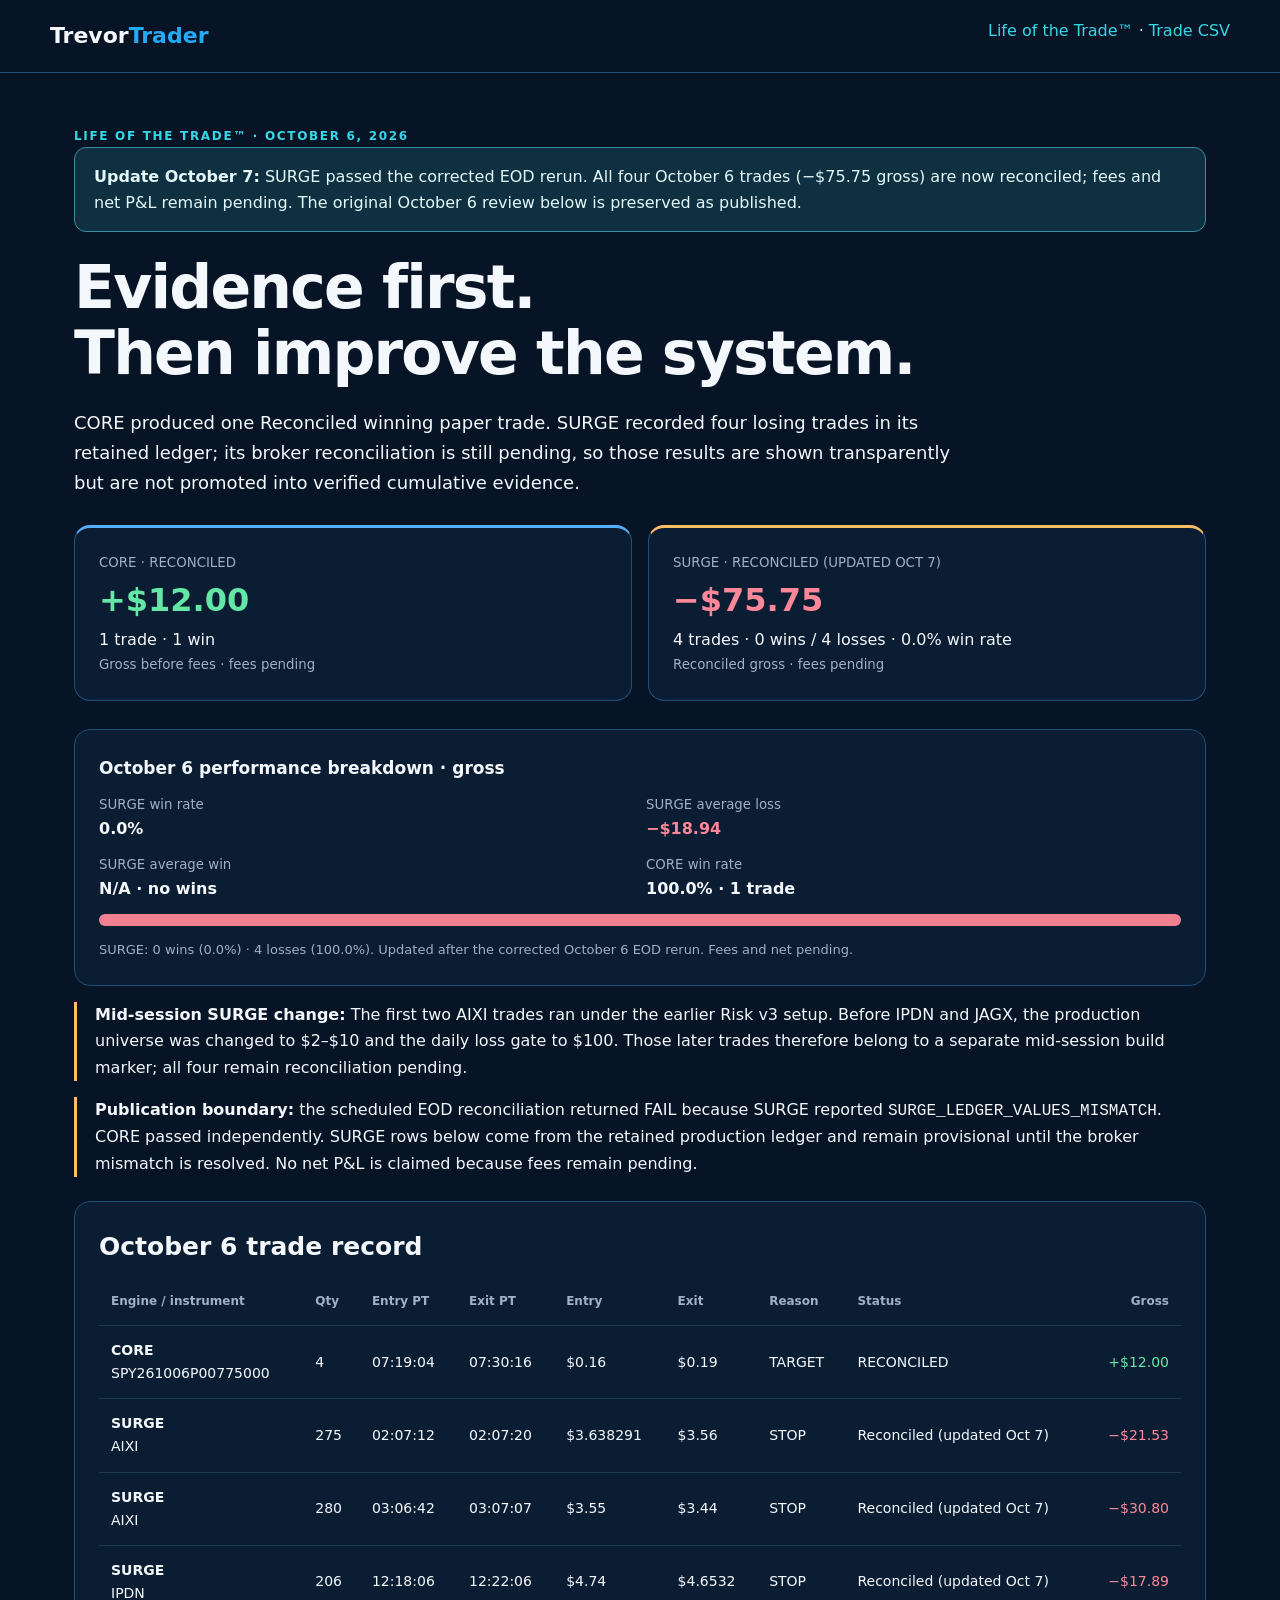
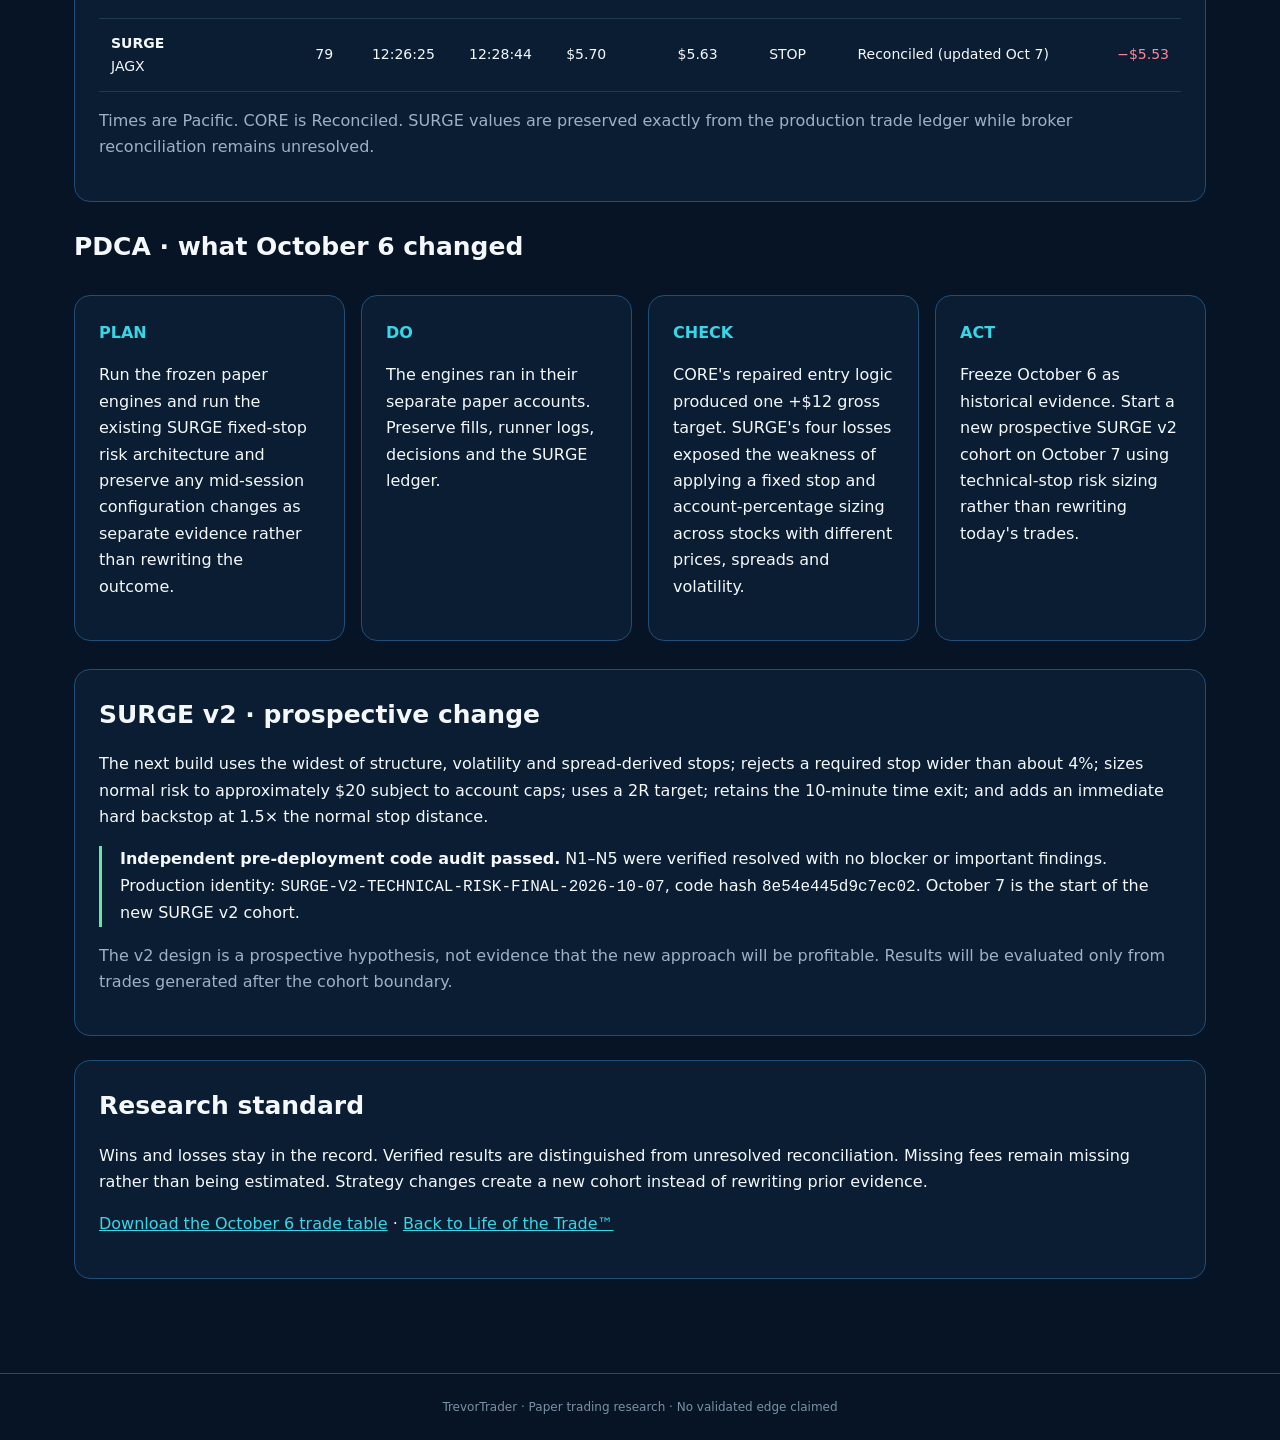
<file: daily-review/2026-10-06/index.html>
<!doctype html><html lang="en"><head><meta charset="utf-8"><meta name="viewport" content="width=device-width,initial-scale=1"><meta name="description" content="October 6 paper review: CORE verified win, SURGE ledger results pending broker reconciliation, and the PDCA transition to SURGE v2."><title>October 6, 2026 Paper Review | TrevorTrader</title><style>*{box-sizing:border-box}body{margin:0;background:#061426;color:#f4f8fc;font:16px/1.65 Inter,system-ui,sans-serif}a{color:#36d7e7}header{border-bottom:1px solid #1f4f78;padding:18px max(24px,calc((100vw - 1180px)/2));display:flex;justify-content:space-between;gap:20px}header a{text-decoration:none}.brand{font-size:22px;font-weight:800;color:#f4f8fc}.brand span{color:#22aaf4}main{max-width:1180px;margin:auto;padding:54px 24px 70px}.eyebrow{color:#36d7e7;font-size:12px;font-weight:800;letter-spacing:.14em}h1{font-size:clamp(34px,5vw,60px);line-height:1.1;letter-spacing:-1.8px;margin:12px 0 22px}h2{font-size:25px;margin:0 0 12px}h3{margin:0 0 10px}.muted,small{color:#9eb1c5}.intro{max-width:900px;font-size:18px}.summary,.pdca{display:grid;grid-template-columns:repeat(2,1fr);gap:16px;margin:28px 0}.card,section{background:#0b1d33;border:1px solid #1f4f78;border-radius:16px;padding:24px}.card small{display:block}.card strong{font-size:32px;display:block}.negative{color:#ff8798}.positive{color:#63e6a6}.core{border-top:3px solid #56aeff}.surge{border-top:3px solid #ffbe61}section{margin:24px 0}.table-wrap{overflow-x:auto}table{border-collapse:collapse;width:100%;font-size:14px}th,td{padding:13px 12px;text-align:left;border-bottom:1px solid #1f3951;white-space:nowrap}th{color:#9eb1c5;font-size:12px}td:last-child,th:last-child{text-align:right}.badge{display:inline-block;padding:5px 10px;border:1px solid #356985;border-radius:8px;font-size:12px;color:#a7e4ee}.warn{border-color:#8b6a2d;color:#ffd98a}.notice{border-left:3px solid #ffbe61;padding-left:18px}.pdca{grid-template-columns:repeat(4,1fr)}.pdca b{color:#36d7e7}.audit{border-left:3px solid #63e6a6;padding-left:18px}footer{padding:24px;text-align:center;font-size:12px;color:#7893a5;border-top:1px solid #1f4f78}code{overflow-wrap:anywhere}@media(max-width:760px){main{padding:30px 16px}.summary,.pdca{grid-template-columns:1fr}.card,section{padding:19px}header{padding:16px;flex-wrap:wrap}h1{letter-spacing:-1px}.card strong{font-size:28px}}</style></head><body><header><a class="brand" href="../../">Trevor<span>Trader</span></a><nav><a href="../">Life of the Trade™</a> · <a href="trades.csv">Trade CSV</a></nav></header><main><div class="eyebrow">LIFE OF THE TRADE™ · OCTOBER 6, 2026</div><div role="note" style="margin:0 0 22px;padding:16px 19px;border:1px solid #3d8c99;border-radius:12px;background:#0e3040;color:#e4f8fa;line-height:1.6"><strong>Update October 7:</strong> SURGE passed the corrected EOD rerun. All four October 6 trades (−$75.75 gross) are now reconciled; fees and net P&amp;L remain pending. The original October 6 review below is preserved as published.</div><h1>Evidence first.<br>Then improve the system.</h1><p class="intro">CORE produced one Reconciled winning paper trade. SURGE recorded four losing trades in its retained ledger; its broker reconciliation is still pending, so those results are shown transparently but are not promoted into verified cumulative evidence.</p><div class="summary"><div class="card core"><small>CORE · RECONCILED</small><strong class="positive">+$12.00</strong><span>1 trade · 1 win</span><small>Gross before fees · fees pending</small></div><div class="card surge"><small>SURGE · RECONCILED (UPDATED OCT 7)</small><strong class="negative">−$75.75</strong><span>4 trades · 0 wins / 4 losses · 0.0% win rate</span><small>Reconciled gross · fees pending</small></div></div><div class="card" style="margin:16px 0"><strong style="font-size:17px">October 6 performance breakdown · gross</strong><div style="display:grid;grid-template-columns:repeat(2,minmax(0,1fr));gap:12px;margin:12px 0"><div><small>SURGE win rate</small><b>0.0%</b></div><div><small>SURGE average loss</small><b class="negative">−$18.94</b></div><div><small>SURGE average win</small><b>N/A · no wins</b></div><div><small>CORE win rate</small><b>100.0% · 1 trade</b></div></div><div role="img" aria-label="SURGE: 0 wins and 4 losses" style="height:12px;border-radius:99px;background:#f08090"></div><p class="muted" style="margin-bottom:0;font-size:13px">SURGE: 0 wins (0.0%) · 4 losses (100.0%). Updated after the corrected October 6 EOD rerun. Fees and net pending.</p></div><p class="notice"><strong>Mid-session SURGE change:</strong> The first two AIXI trades ran under the earlier Risk v3 setup. Before IPDN and JAGX, the production universe was changed to $2–$10 and the daily loss gate to $100. Those later trades therefore belong to a separate mid-session build marker; all four remain reconciliation pending.</p><p class="notice"><strong>Publication boundary:</strong> the scheduled EOD reconciliation returned FAIL because SURGE reported <code>SURGE_LEDGER_VALUES_MISMATCH</code>. CORE passed independently. SURGE rows below come from the retained production ledger and remain provisional until the broker mismatch is resolved. No net P&amp;L is claimed because fees remain pending.</p><section><h2>October 6 trade record</h2><div class="table-wrap"><table><thead><tr><th>Engine / instrument</th><th>Qty</th><th>Entry PT</th><th>Exit PT</th><th>Entry</th><th>Exit</th><th>Reason</th><th>Status</th><th>Gross</th></tr></thead><tbody><tr><td><b>CORE</b><br>SPY261006P00775000</td><td>4</td><td>07:19:04</td><td>07:30:16</td><td>$0.16</td><td>$0.19</td><td>TARGET</td><td>RECONCILED</td><td class="positive">+$12.00</td></tr><tr><td><b>SURGE</b><br>AIXI</td><td>275</td><td>02:07:12</td><td>02:07:20</td><td>$3.638291</td><td>$3.56</td><td>STOP</td><td>Reconciled (updated Oct 7)</td><td class="negative">−$21.53</td></tr><tr><td><b>SURGE</b><br>AIXI</td><td>280</td><td>03:06:42</td><td>03:07:07</td><td>$3.55</td><td>$3.44</td><td>STOP</td><td>Reconciled (updated Oct 7)</td><td class="negative">−$30.80</td></tr><tr><td><b>SURGE</b><br>IPDN</td><td>206</td><td>12:18:06</td><td>12:22:06</td><td>$4.74</td><td>$4.6532</td><td>STOP</td><td>Reconciled (updated Oct 7)</td><td class="negative">−$17.89</td></tr><tr><td><b>SURGE</b><br>JAGX</td><td>79</td><td>12:26:25</td><td>12:28:44</td><td>$5.70</td><td>$5.63</td><td>STOP</td><td>Reconciled (updated Oct 7)</td><td class="negative">−$5.53</td></tr></tbody></table></div><p class="muted">Times are Pacific. CORE is Reconciled. SURGE values are preserved exactly from the production trade ledger while broker reconciliation remains unresolved.</p></section><h2>PDCA · what October 6 changed</h2><div class="pdca"><article class="card"><b>PLAN</b><p>Run the frozen paper engines and run the existing SURGE fixed-stop risk architecture and preserve any mid-session configuration changes as separate evidence rather than rewriting the outcome.</p></article><article class="card"><b>DO</b><p>The engines ran in their separate paper accounts. Preserve fills, runner logs, decisions and the SURGE ledger.</p></article><article class="card"><b>CHECK</b><p>CORE's repaired entry logic produced one +$12 gross target. SURGE's four losses exposed the weakness of applying a fixed stop and account-percentage sizing across stocks with different prices, spreads and volatility.</p></article><article class="card"><b>ACT</b><p>Freeze October 6 as historical evidence. Start a new prospective SURGE v2 cohort on October 7 using technical-stop risk sizing rather than rewriting today's trades.</p></article></div><section><h2>SURGE v2 · prospective change</h2><p>The next build uses the widest of structure, volatility and spread-derived stops; rejects a required stop wider than about 4%; sizes normal risk to approximately $20 subject to account caps; uses a 2R target; retains the 10-minute time exit; and adds an immediate hard backstop at 1.5× the normal stop distance.</p><p class="audit"><strong>Independent pre-deployment code audit passed.</strong> N1–N5 were verified resolved with no blocker or important findings. Production identity: <code>SURGE-V2-TECHNICAL-RISK-FINAL-2026-10-07</code>, code hash <code>8e54e445d9c7ec02</code>. October 7 is the start of the new SURGE v2 cohort.</p><p class="muted">The v2 design is a prospective hypothesis, not evidence that the new approach will be profitable. Results will be evaluated only from trades generated after the cohort boundary.</p></section><section><h2>Research standard</h2><p>Wins and losses stay in the record. Verified results are distinguished from unresolved reconciliation. Missing fees remain missing rather than being estimated. Strategy changes create a new cohort instead of rewriting prior evidence.</p><p><a href="trades.csv">Download the October 6 trade table</a> · <a href="../">Back to Life of the Trade™</a></p></section></main><footer>TrevorTrader · Paper trading research · No validated edge claimed</footer></body></html>
</file>
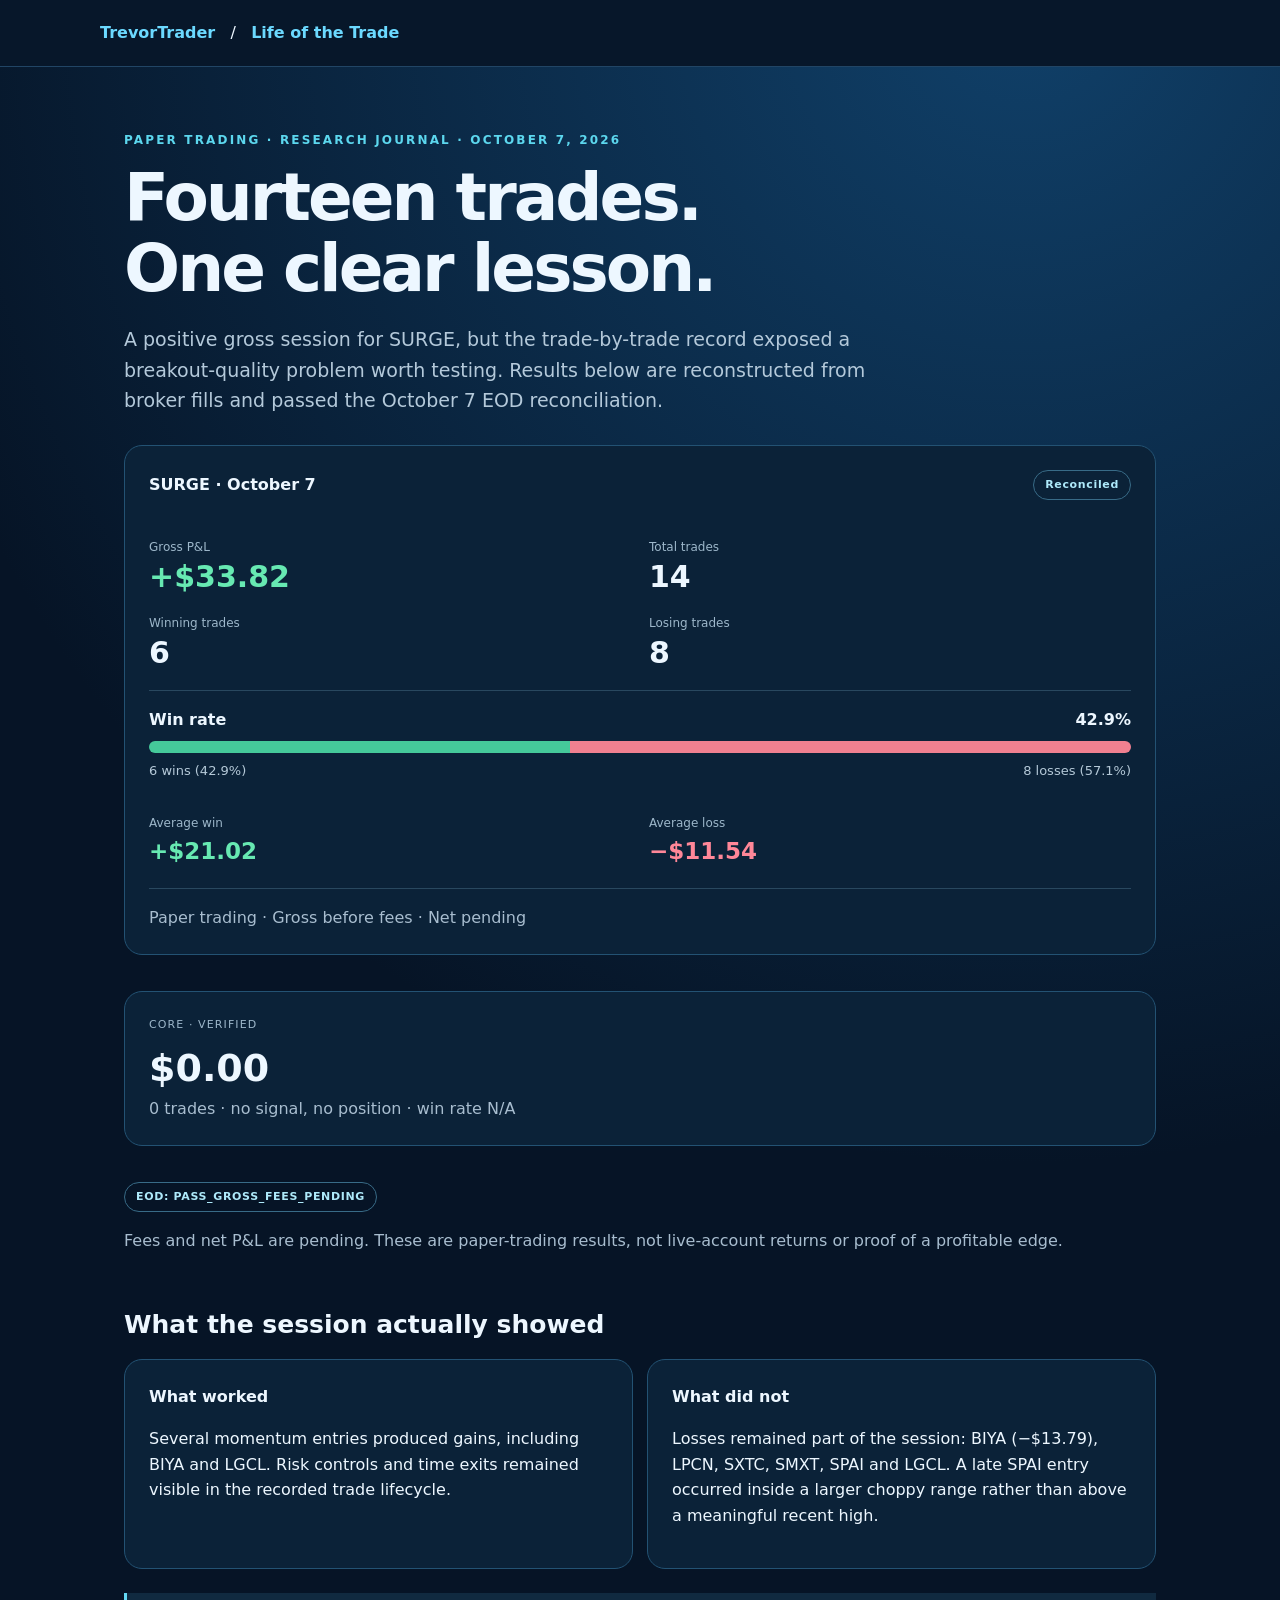
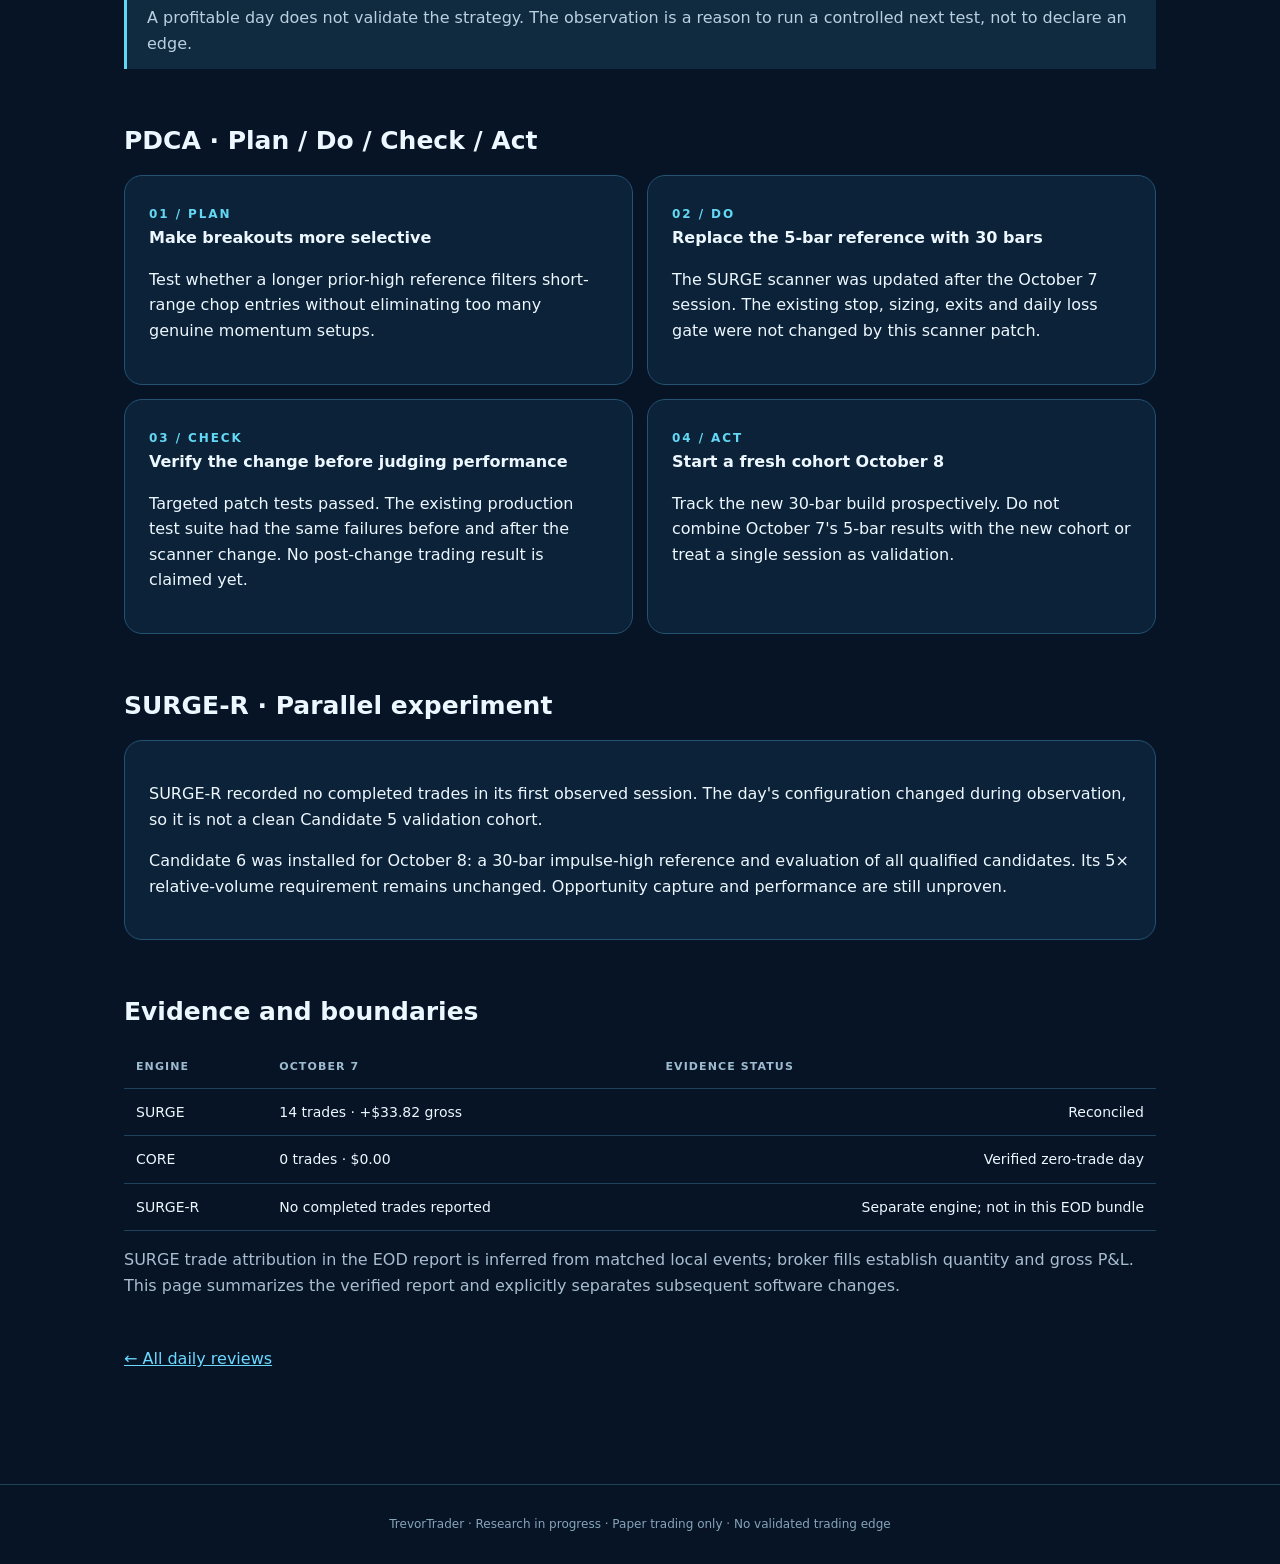
<file: daily-review/2026-10-07/index.html>
<!doctype html><html lang="en"><head><meta charset="utf-8"><meta name="viewport" content="width=device-width,initial-scale=1"><meta name="description" content="October 7, 2026 TrevorTrader verified paper trading results and PDCA research review."><title>October 7 Research Review | TrevorTrader</title><style>
:root{color-scheme:dark}*{box-sizing:border-box}body{margin:0;background:#061426;color:#edf7ff;font:16px/1.6 Inter,system-ui,-apple-system,Segoe UI,sans-serif;background-image:radial-gradient(circle at 80% 0%,#104069 0,transparent 35%)}a{color:#6bd9ff}nav{padding:20px max(24px,calc((100% - 1080px)/2));border-bottom:1px solid #214565;background:#07172a}nav a{text-decoration:none;font-weight:750}main{max-width:1080px;margin:auto;padding:64px 24px 96px}.eyebrow{color:#5cd7ee;letter-spacing:.18em;font-size:12px;font-weight:800;text-transform:uppercase}h1{font-size:clamp(38px,6vw,66px);line-height:1.08;letter-spacing:-.045em;margin:12px 0 20px}h2{font-size:25px;margin:0 0 14px}h3{font-size:16px;margin:0 0 8px}.lead{max-width:760px;color:#b4c9da;font-size:19px}.grid{display:grid;grid-template-columns:repeat(3,1fr);gap:14px;margin:36px 0}.panel{border:1px solid #235273;background:#0b2238;border-radius:18px;padding:24px}.panel small{display:block;color:#9db7ca;text-transform:uppercase;letter-spacing:.1em;font-size:11px}.number{font-size:38px;line-height:1.2;font-weight:850;margin:12px 0 4px}.green{color:#67e9b2}.muted{color:#a8bdcf}.pill{display:inline-block;border:1px solid #386b87;border-radius:999px;padding:5px 11px;font-size:11px;color:#aee9fa;font-weight:750;letter-spacing:.06em}.section{margin-top:52px}.pdca{display:grid;grid-template-columns:repeat(2,1fr);gap:14px}.pdca .panel{min-height:190px}.pdca b{color:#63d8f4;font-size:12px;letter-spacing:.16em}.list{display:grid;grid-template-columns:1fr 1fr;gap:14px}.note{border-left:3px solid #63d8f4;padding:12px 20px;background:#102a40;color:#b9d0df;margin-top:24px}table{border-collapse:collapse;width:100%;font-size:14px}th,td{text-align:left;padding:12px;border-bottom:1px solid #21425e}th{color:#9ebbd0;font-size:11px;text-transform:uppercase;letter-spacing:.1em}td:last-child{text-align:right}footer{border-top:1px solid #21425e;padding:30px 24px;text-align:center;color:#86a4ba;font-size:12px}@media(max-width:700px){.grid,.pdca,.list{grid-template-columns:1fr}main{padding-top:42px}.number{font-size:33px}}
</style><style>.performance-summary{border:1px solid #235273;background:#0b2238;border-radius:18px;padding:24px;margin:30px 0 16px}.performance-head,.performance-rate{display:flex;align-items:center;justify-content:space-between;gap:12px}.performance-head{margin-bottom:20px}.performance-metrics,.performance-averages{display:grid;grid-template-columns:repeat(2,minmax(0,1fr));gap:18px;padding:18px 0;border-bottom:1px solid #29485f}.performance-metrics small,.performance-averages small{display:block;color:#9db7ca;font-size:12px}.performance-metrics strong{display:block;font-size:30px;line-height:1.3}.performance-averages strong{display:block;font-size:23px}.performance-rate{margin:16px 0 8px}.performance-bar{display:flex;height:12px;border-radius:99px;overflow:hidden}.performance-bar span:first-child{background:#45c99a}.performance-bar span:last-child{background:#f08090}.performance-legend{color:#b5c9d8;font-size:13px;margin:8px 0 14px}@media(max-width:480px){.performance-summary{padding:17px}.performance-metrics strong{font-size:25px}.performance-averages strong{font-size:20px}}</style></head><body><nav><a href="../../">TrevorTrader</a> &nbsp; / &nbsp; <a href="../">Life of the Trade</a></nav><main><div class="eyebrow">Paper trading · Research journal · October 7, 2026</div><h1>Fourteen trades.<br>One clear lesson.</h1><p class="lead">A positive gross session for SURGE, but the trade-by-trade record exposed a breakout-quality problem worth testing. Results below are reconstructed from broker fills and passed the October 7 EOD reconciliation.</p><section class="performance-summary" aria-label="October 7 performance summary"><div class="performance-head"><strong>SURGE · October 7</strong><span class="pill">Reconciled</span></div><div class="performance-metrics"><div><small>Gross P&amp;L</small><strong class="green">+$33.82</strong></div><div><small>Total trades</small><strong>14</strong></div><div><small>Winning trades</small><strong>6</strong></div><div><small>Losing trades</small><strong>8</strong></div></div><div class="performance-rate"><strong>Win rate</strong><strong>42.9%</strong></div><div class="performance-bar" role="img" aria-label="6 wins, 42.9 percent; 8 losses, 57.1 percent"><span style="width:42.9%"></span><span style="width:57.1%"></span></div><div class="performance-rate performance-legend"><span>6 wins (42.9%)</span><span>8 losses (57.1%)</span></div><div class="performance-averages"><div><small>Average win</small><strong class="green">+$21.02</strong></div><div><small>Average loss</small><strong style="color:#ff8798">−$11.54</strong></div></div><p class="muted" style="margin-bottom:0">Paper trading · Gross before fees · Net pending</p></section><div class="grid" style="grid-template-columns:1fr"><div class="panel"><small>CORE · verified</small><div class="number">$0.00</div><span class="muted">0 trades · no signal, no position · win rate N/A</span></div></div><span class="pill">EOD: PASS_GROSS_FEES_PENDING</span><p class="muted">Fees and net P&amp;L are pending. These are paper-trading results, not live-account returns or proof of a profitable edge.</p>
<section class="section"><h2>What the session actually showed</h2><div class="list"><div class="panel"><h3>What worked</h3><p>Several momentum entries produced gains, including BIYA and LGCL. Risk controls and time exits remained visible in the recorded trade lifecycle.</p></div><div class="panel"><h3>What did not</h3><p>Losses remained part of the session: BIYA (−$13.79), LPCN, SXTC, SMXT, SPAI and LGCL. A late SPAI entry occurred inside a larger choppy range rather than above a meaningful recent high.</p></div></div><div class="note">A profitable day does not validate the strategy. The observation is a reason to run a controlled next test, not to declare an edge.</div></section>
<section class="section"><h2>PDCA · Plan / Do / Check / Act</h2><div class="pdca"><div class="panel"><b>01 / PLAN</b><h3>Make breakouts more selective</h3><p>Test whether a longer prior-high reference filters short-range chop entries without eliminating too many genuine momentum setups.</p></div><div class="panel"><b>02 / DO</b><h3>Replace the 5-bar reference with 30 bars</h3><p>The SURGE scanner was updated after the October 7 session. The existing stop, sizing, exits and daily loss gate were not changed by this scanner patch.</p></div><div class="panel"><b>03 / CHECK</b><h3>Verify the change before judging performance</h3><p>Targeted patch tests passed. The existing production test suite had the same failures before and after the scanner change. No post-change trading result is claimed yet.</p></div><div class="panel"><b>04 / ACT</b><h3>Start a fresh cohort October 8</h3><p>Track the new 30-bar build prospectively. Do not combine October 7's 5-bar results with the new cohort or treat a single session as validation.</p></div></div></section>
<section class="section"><h2>SURGE-R · Parallel experiment</h2><div class="panel"><p>SURGE-R recorded no completed trades in its first observed session. The day's configuration changed during observation, so it is not a clean Candidate 5 validation cohort.</p><p>Candidate 6 was installed for October 8: a 30-bar impulse-high reference and evaluation of all qualified candidates. Its 5× relative-volume requirement remains unchanged. Opportunity capture and performance are still unproven.</p></div></section>
<section class="section"><h2>Evidence and boundaries</h2><table><thead><tr><th>Engine</th><th>October 7</th><th>Evidence status</th></tr></thead><tbody><tr><td>SURGE</td><td>14 trades · +$33.82 gross</td><td>Reconciled</td></tr><tr><td>CORE</td><td>0 trades · $0.00</td><td>Verified zero-trade day</td></tr><tr><td>SURGE-R</td><td>No completed trades reported</td><td>Separate engine; not in this EOD bundle</td></tr></tbody></table><p class="muted">SURGE trade attribution in the EOD report is inferred from matched local events; broker fills establish quantity and gross P&amp;L. This page summarizes the verified report and explicitly separates subsequent software changes.</p></section><p style="margin-top:48px"><a href="../">← All daily reviews</a></p></main><footer>TrevorTrader · Research in progress · Paper trading only · No validated trading edge</footer></body></html>
</file>
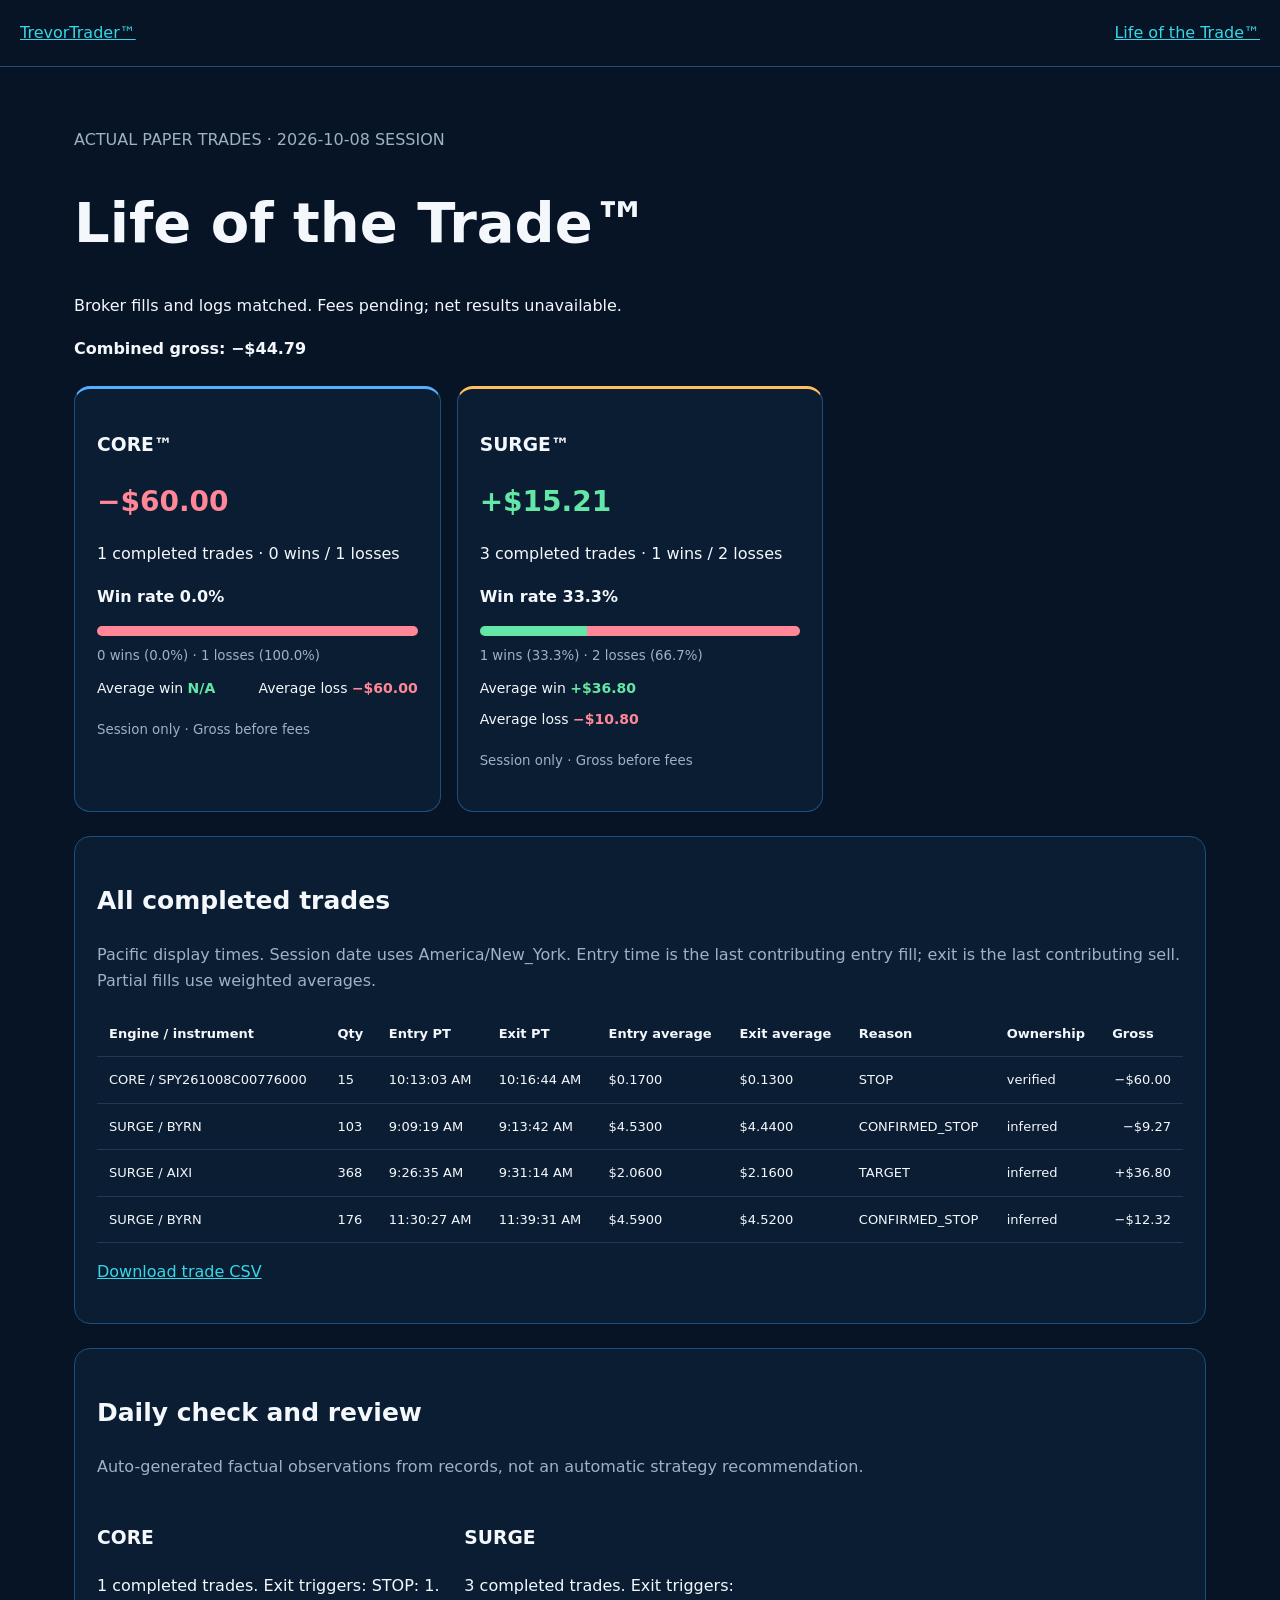
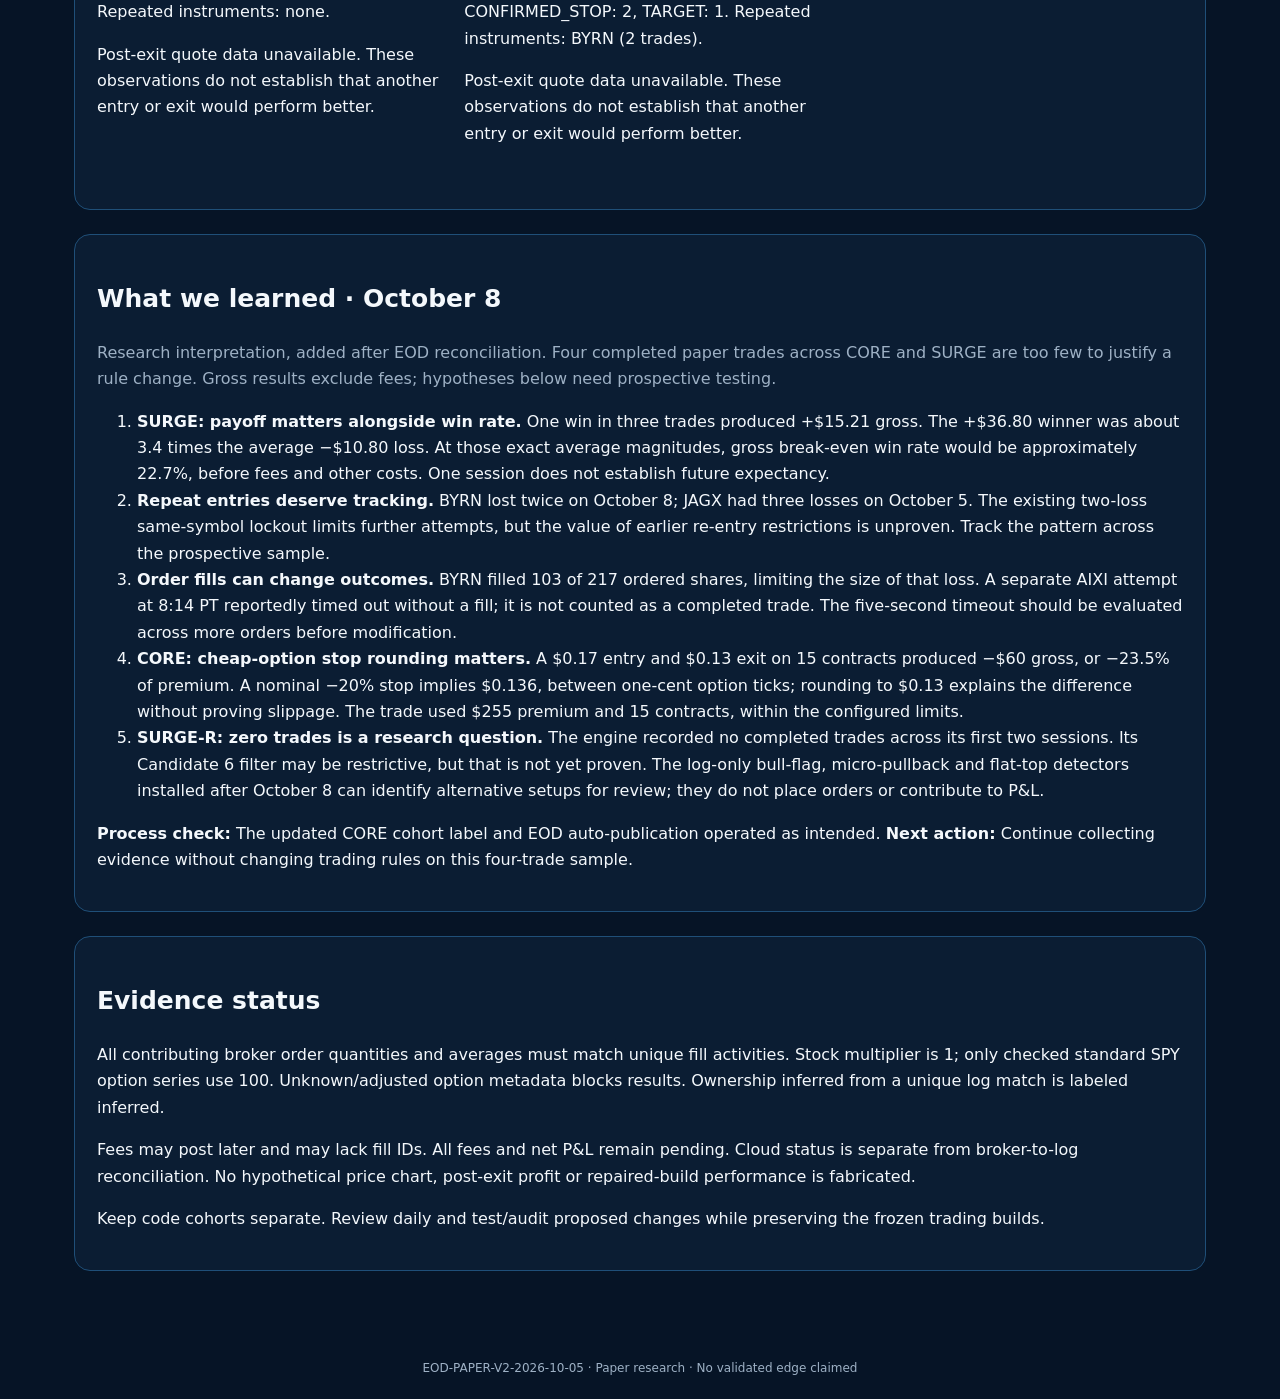
<file: daily-review/2026-10-08/index.html>
<!doctype html><html lang="en"><head><meta charset="utf-8"><meta name="viewport" content="width=device-width,initial-scale=1"><title>2026-10-08 Paper Review | TrevorTrader</title><style>*{box-sizing:border-box}body{margin:0;background:#061426;color:#f4f8fc;font:16px/1.65 system-ui,sans-serif}a{color:#36d7e7}header{padding:20px;border-bottom:1px solid #1f4f78;display:flex;justify-content:space-between}main{max-width:1180px;margin:auto;padding:44px 24px}h1{font-size:clamp(32px,5vw,56px);line-height:1.15}h2{font-size:25px}.summary,.stories{display:grid;grid-template-columns:repeat(3,1fr);gap:16px;margin:24px 0}.card,section{background:#0b1d33;border:1px solid #1f4f78;border-radius:16px;padding:22px}section{margin:24px 0}.card strong{font-size:28px;display:block}.muted,small{color:#9eb1c5}.negative{color:#ff8798}.positive{color:#63e6a6}.table-wrap{overflow-x:auto}table{border-collapse:collapse;width:100%;font-size:13px}td,th{text-align:left;padding:12px;border-bottom:1px solid #1f3951;white-space:nowrap}td:last-child{text-align:right}.timeline{display:grid;grid-template-columns:repeat(4,1fr);gap:20px}.timeline b{color:#36d7e7}.engine.core{border-top:3px solid #56aeff}.engine.range{border-top:3px solid #48dfc6}.engine.surge{border-top:3px solid #ffbe61}.winbar{display:flex;height:10px;border-radius:99px;overflow:hidden;background:#1f3951;margin:12px 0 6px}.winbar .w{background:#63e6a6}.winbar .l{background:#ff8798}.avgs{display:flex;justify-content:space-between;flex-wrap:wrap;gap:8px;font-size:14px;margin-top:8px}footer{text-align:center;padding:20px;color:#9eb1c5;font-size:12px}code{overflow-wrap:anywhere}@media(max-width:760px){.summary,.stories,.timeline{grid-template-columns:1fr}main{padding:26px 16px}section{padding:18px}}</style></head><body><header><a href="../../">TrevorTrader™</a><a href="../">Life of the Trade™</a></header><main><p class="muted">ACTUAL PAPER TRADES · 2026-10-08 SESSION</p><h1>Life of the Trade™</h1><p>Broker fills and logs matched. Fees pending; net results unavailable.</p><p><b>Combined gross: −$44.79</b></p><div class="summary"><article class="card engine core"><h3>CORE™</h3><strong class="negative">−$60.00</strong><p>1 completed trades · 0 wins / 1 losses</p><p><b>Win rate 0.0%</b></p><div class="winbar" role="img" aria-label="0 wins and 1 losses"><span class="w" style="width:0.000%"></span><span class="l" style="width:100.000%"></span></div><small>0 wins (0.0%) · 1 losses (100.0%)</small><div class="avgs"><span>Average win <b class="positive">N/A</b></span><span>Average loss <b class="negative">−$60.00</b></span></div><p><small>Session only · Gross before fees</small></p></article><article class="card engine surge"><h3>SURGE™</h3><strong class="positive">+$15.21</strong><p>3 completed trades · 1 wins / 2 losses</p><p><b>Win rate 33.3%</b></p><div class="winbar" role="img" aria-label="1 wins and 2 losses"><span class="w" style="width:33.333%"></span><span class="l" style="width:66.667%"></span></div><small>1 wins (33.3%) · 2 losses (66.7%)</small><div class="avgs"><span>Average win <b class="positive">+$36.80</b></span><span>Average loss <b class="negative">−$10.80</b></span></div><p><small>Session only · Gross before fees</small></p></article></div><section><h2>All completed trades</h2><p class="muted">Pacific display times. Session date uses America/New_York. Entry time is the last contributing entry fill; exit is the last contributing sell. Partial fills use weighted averages.</p><div class="table-wrap"><table><thead><tr><th>Engine / instrument</th><th>Qty</th><th>Entry PT</th><th>Exit PT</th><th>Entry average</th><th>Exit average</th><th>Reason</th><th>Ownership</th><th>Gross</th></tr></thead><tbody><tr><td>CORE / SPY261008C00776000</td><td>15</td><td>10:13:03 AM</td><td>10:16:44 AM</td><td>$0.1700</td><td>$0.1300</td><td>STOP</td><td>verified</td><td>−$60.00</td></tr><tr><td>SURGE / BYRN</td><td>103</td><td>9:09:19 AM</td><td>9:13:42 AM</td><td>$4.5300</td><td>$4.4400</td><td>CONFIRMED_STOP</td><td>inferred</td><td>−$9.27</td></tr><tr><td>SURGE / AIXI</td><td>368</td><td>9:26:35 AM</td><td>9:31:14 AM</td><td>$2.0600</td><td>$2.1600</td><td>TARGET</td><td>inferred</td><td>+$36.80</td></tr><tr><td>SURGE / BYRN</td><td>176</td><td>11:30:27 AM</td><td>11:39:31 AM</td><td>$4.5900</td><td>$4.5200</td><td>CONFIRMED_STOP</td><td>inferred</td><td>−$12.32</td></tr></tbody></table></div><p><a href="trades.csv">Download trade CSV</a></p></section><section><h2>Daily check and review</h2><p class="muted">Auto-generated factual observations from records, not an automatic strategy recommendation.</p><div class="stories"><article><h3>CORE</h3><p>1 completed trades. Exit triggers: STOP: 1. Repeated instruments: none.</p><p>Post-exit quote data unavailable. These observations do not establish that another entry or exit would perform better.</p></article><article><h3>SURGE</h3><p>3 completed trades. Exit triggers: CONFIRMED_STOP: 2, TARGET: 1. Repeated instruments: BYRN (2 trades).</p><p>Post-exit quote data unavailable. These observations do not establish that another entry or exit would perform better.</p></article></div></section><section id="what-we-learned" aria-labelledby="lessons-title"><h2 id="lessons-title">What we learned · October 8</h2><p class="muted">Research interpretation, added after EOD reconciliation. Four completed paper trades across CORE and SURGE are too few to justify a rule change. Gross results exclude fees; hypotheses below need prospective testing.</p><ol><li><strong>SURGE: payoff matters alongside win rate.</strong> One win in three trades produced +$15.21 gross. The +$36.80 winner was about 3.4 times the average −$10.80 loss. At those exact average magnitudes, gross break-even win rate would be approximately 22.7%, before fees and other costs. One session does not establish future expectancy.</li><li><strong>Repeat entries deserve tracking.</strong> BYRN lost twice on October 8; JAGX had three losses on October 5. The existing two-loss same-symbol lockout limits further attempts, but the value of earlier re-entry restrictions is unproven. Track the pattern across the prospective sample.</li><li><strong>Order fills can change outcomes.</strong> BYRN filled 103 of 217 ordered shares, limiting the size of that loss. A separate AIXI attempt at 8:14 PT reportedly timed out without a fill; it is not counted as a completed trade. The five-second timeout should be evaluated across more orders before modification.</li><li><strong>CORE: cheap-option stop rounding matters.</strong> A $0.17 entry and $0.13 exit on 15 contracts produced −$60 gross, or −23.5% of premium. A nominal −20% stop implies $0.136, between one-cent option ticks; rounding to $0.13 explains the difference without proving slippage. The trade used $255 premium and 15 contracts, within the configured limits.</li><li><strong>SURGE-R: zero trades is a research question.</strong> The engine recorded no completed trades across its first two sessions. Its Candidate 6 filter may be restrictive, but that is not yet proven. The log-only bull-flag, micro-pullback and flat-top detectors installed after October 8 can identify alternative setups for review; they do not place orders or contribute to P&amp;L.</li></ol><p><strong>Process check:</strong> The updated CORE cohort label and EOD auto-publication operated as intended. <strong>Next action:</strong> Continue collecting evidence without changing trading rules on this four-trade sample.</p></section><section><h2>Evidence status</h2><p>All contributing broker order quantities and averages must match unique fill activities. Stock multiplier is 1; only checked standard SPY option series use 100. Unknown/adjusted option metadata blocks results. Ownership inferred from a unique log match is labeled inferred.</p><p>Fees may post later and may lack fill IDs. All fees and net P&amp;L remain pending. Cloud status is separate from broker-to-log reconciliation. No hypothetical price chart, post-exit profit or repaired-build performance is fabricated.</p><p>Keep code cohorts separate. Review daily and test/audit proposed changes while preserving the frozen trading builds.</p></section></main><footer>EOD-PAPER-V2-2026-10-05 · Paper research · No validated edge claimed</footer></body></html>
</file>
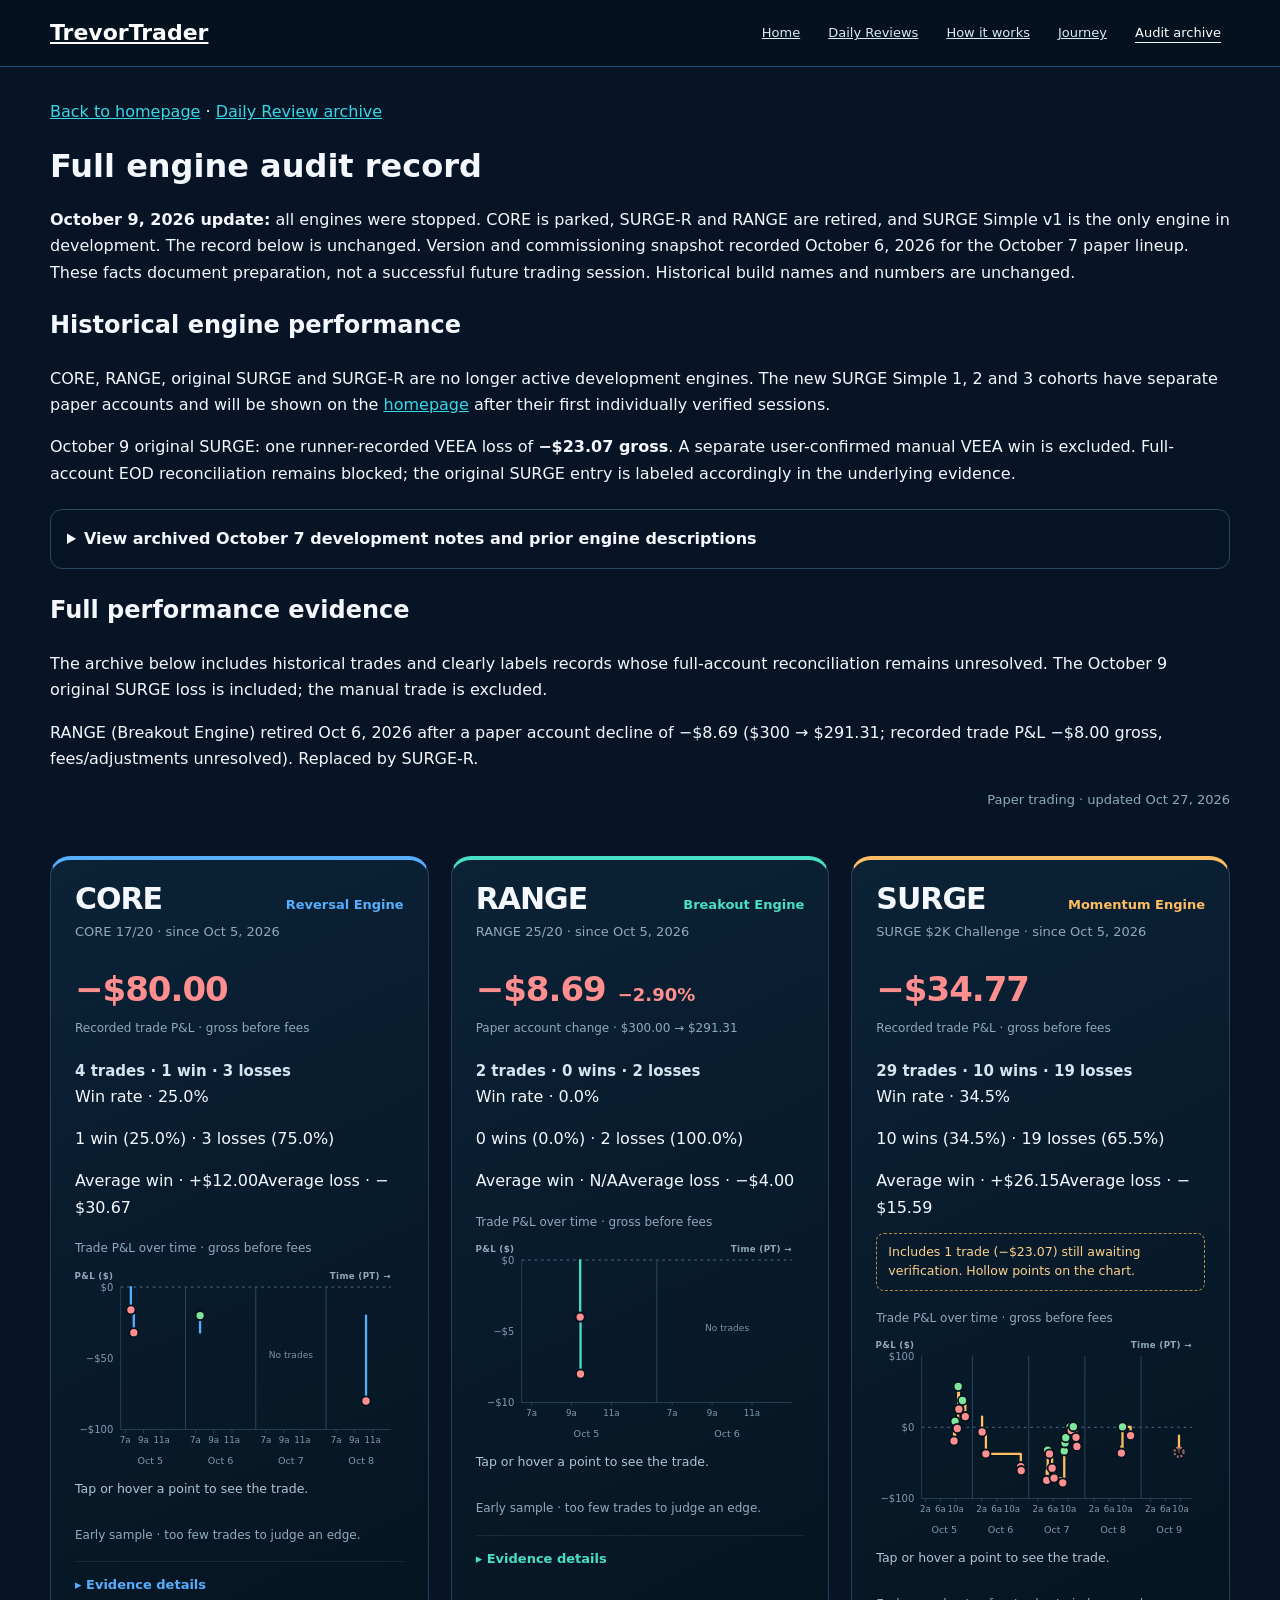
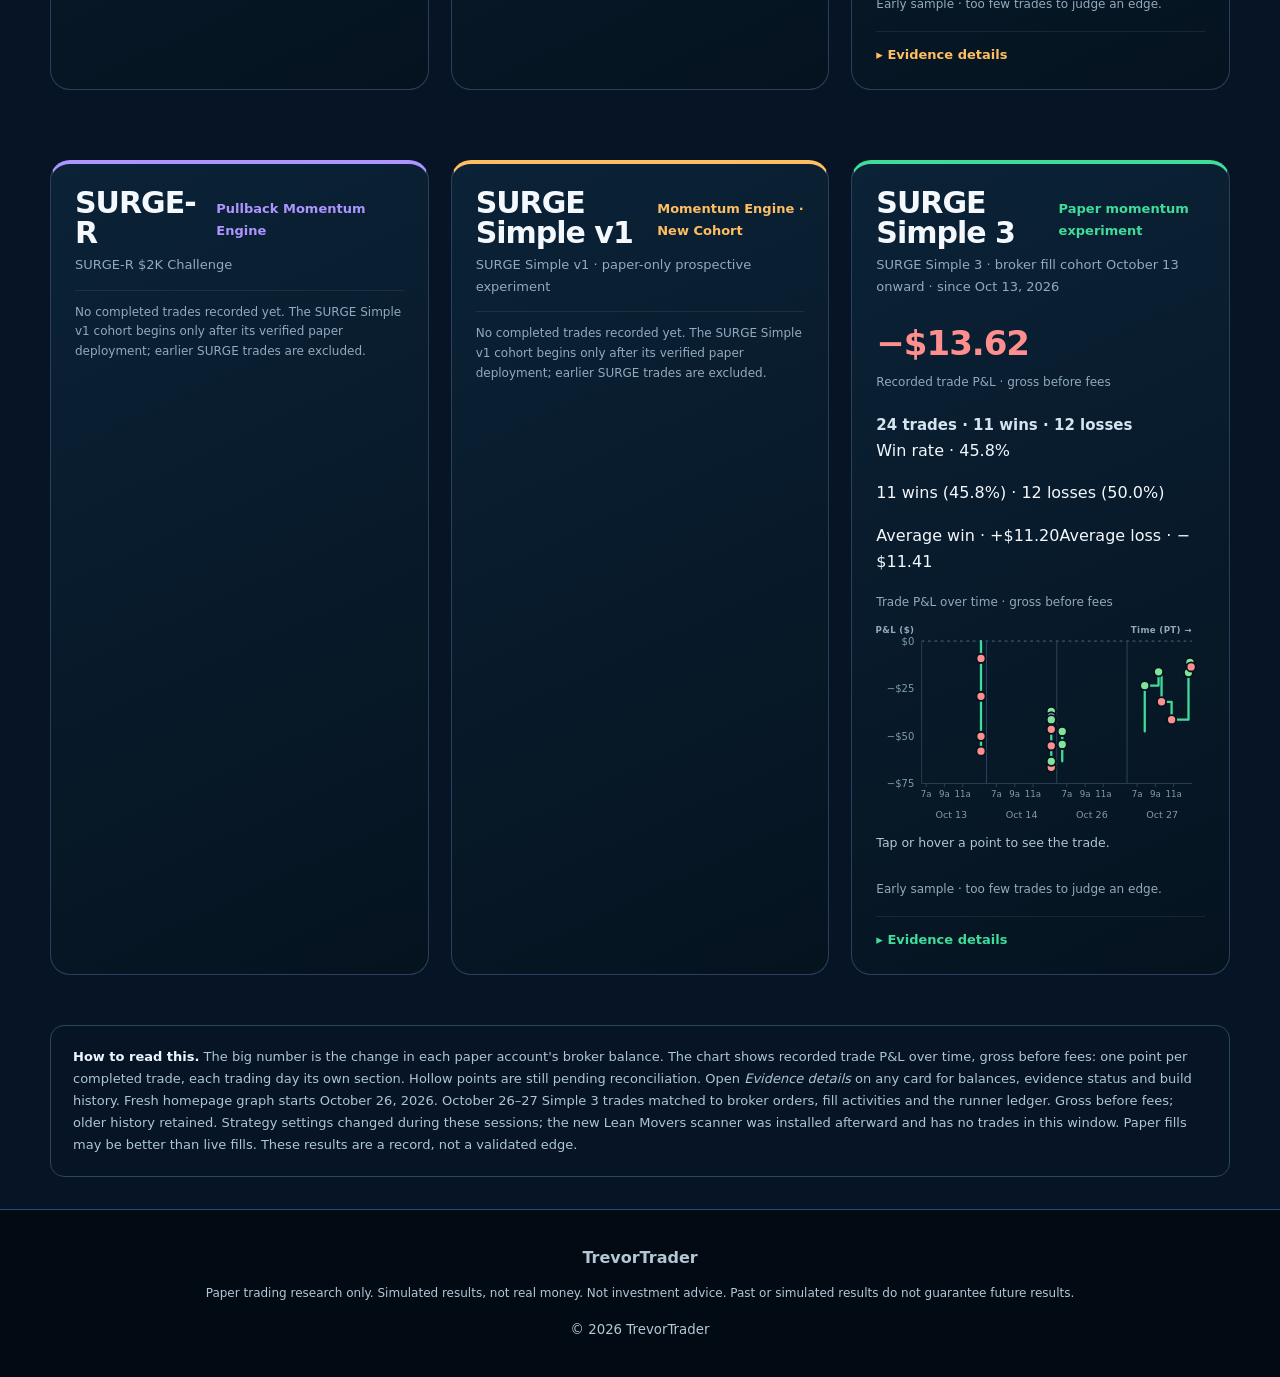
<file: daily-review/engine-audit/index.html>
<!doctype html>
<html lang="en"><head><meta charset="utf-8"><meta name="viewport" content="width=device-width,initial-scale=1"><title>Historical Engine Audit | TrevorTrader</title><link rel="stylesheet" href="../../assets/evidence-over-time.css"><style>body{margin:0;background:#061426;color:#f4f8fc;font:16px/1.65 system-ui,sans-serif}main{max-width:1180px;margin:auto;padding:32px 24px}a{color:#36d7e7}article{margin:24px 0;padding:24px;border:1px solid #1f4f78;border-radius:16px}code{overflow-wrap:anywhere}.engine-lineup{display:block}.engine-mini-nav,.roadmap{display:none}dt{color:#9eb1c5}dd{margin-left:0}h1{line-height:1.2}</style><style>.tt-top{position:sticky;top:0;z-index:10;background:#04111f;border-bottom:1px solid #1f4f78;display:flex;align-items:center;gap:24px;flex-wrap:wrap;padding:15px max(20px,calc((100% - 1180px)/2))}.tt-brand{font-weight:800;font-size:22px;color:#fff}.tt-top nav{display:flex;gap:10px;flex-wrap:wrap;margin-left:auto}.tt-top nav a{padding:7px 9px;font-size:13px;color:#d8eaf5}.tt-top nav a[aria-current="page"]{color:#fff;text-decoration:underline;text-underline-offset:5px}.tt-foot{background:#020b13;border-top:1px solid #1f4f78;text-align:center;padding:35px 20px;color:#b3c7d5}.tt-foot p{max-width:900px;margin:12px auto;font-size:12px}@media(max-width:760px){.tt-top nav{margin:0;width:100%}.tt-top nav a{font-size:12px;padding:5px}}</style><meta name="description" content="Historical CORE, RANGE, SURGE and SURGE-R paper trading evidence, including losses and unresolved records."><link rel="icon" type="image/svg+xml" href="../../favicon.svg"><meta property="og:type" content="website"><meta property="og:title" content="Historical Engine Audit | TrevorTrader"><meta property="og:description" content="Historical CORE, RANGE, SURGE and SURGE-R paper trading evidence, including losses and unresolved records."><meta property="og:image" content="https://trevortrader.com/assets/trevortrader-ai-bot-v1.png"></head><body><header class="tt-top"><a class="tt-brand" href="../../">TrevorTrader</a><nav aria-label="Main navigation"><a href="../../">Home</a><a href="../">Daily Reviews</a><a href="../../#strategies">How it works</a><a href="../../#journey">Journey</a><a href="./" aria-current="page">Audit archive</a></nav></header><main><a href="../../">Back to homepage</a> · <a href="../">Daily Review archive</a><h1>Full engine audit record</h1><p><strong>October 9, 2026 update:</strong> all engines were stopped. CORE is parked, SURGE-R and RANGE are retired, and SURGE Simple v1 is the only engine in development. The record below is unchanged. Version and commissioning snapshot recorded October 6, 2026 for the October 7 paper lineup. These facts document preparation, not a successful future trading session. Historical build names and numbers are unchanged.</p>
<section aria-label="Audit archive overview"><h2>Historical engine performance</h2><p>CORE, RANGE, original SURGE and SURGE-R are no longer active development engines. The new SURGE Simple 1, 2 and 3 cohorts have separate paper accounts and will be shown on the <a href="../../#evidence">homepage</a> after their first individually verified sessions.</p><p>October 9 original SURGE: one runner-recorded VEEA loss of <strong>−$23.07 gross</strong>. A separate user-confirmed manual VEEA win is excluded. Full-account EOD reconciliation remains blocked; the original SURGE entry is labeled accordingly in the underlying evidence.</p><details style="margin:22px 0;padding:16px;border:1px solid #284961;border-radius:12px"><summary style="cursor:pointer;font-weight:700">View archived October 7 development notes and prior engine descriptions</summary><p>Historical planning snapshot retained for traceability. The planned October 7 lineup described below is no longer the active strategy lineup.</p><section class="development" id="development"><div><p class="eyebrow dark-eye">CURRENT DEVELOPMENT</p><h2>Three engines.<br/><span class="blue">Built to be tested.</span></h2><p>The planned October 7 paper lineup pairs <strong>CORE</strong>, the reversal control, with <strong>SURGE v2</strong> and <strong>SURGE-R v1</strong>, two separate $2K small-cap momentum experiments.</p><div class="current"><strong>October 7 · Planned paper lineup.</strong> CORE continues as the control. SURGE v2 is scheduled to begin its technical-risk cohort. SURGE-R v1 is commissioned for its first paper session on October 7, 2026. Neither new cohort has published results yet.</div><div class="engine-mini-nav"><a href="#engine-core">CORE</a><a href="#engine-surge">SURGE v2</a><a href="#engine-surge-r">SURGE-R v1 · COMMISSIONED</a></div></div><div class="roadmap"><h3>Evidence before promotion.</h3><ol><li class="done"><strong>Separate engines and accounts</strong><small>Each active experiment keeps its own rules, execution records, and results.</small></li><li class="active"><strong>October 7 planned lineup</strong><small>CORE 17/20, SURGE v2 $2K, and SURGE-R v1 $2K commissioned for October 7.</small></li><li><strong>Reconcile and review</strong><small>Measure completed trades, wins and losses, expectancy, and sample size.</small></li><li><strong>Improve with evidence</strong><small>Document changes, compare versions, and validate before promotion.</small></li></ol></div></section>
<section class="strategy-validation" id="strategies"><div class="strategy-wrap"><div class="strategy-head"><p class="eyebrow">TREVORTRADER™ ENGINE LAB</p><h2>One control. Two momentum experiments.</h2><p>CORE remains the reversal control. SURGE v2 and SURGE-R v1 are intended for a head-to-head paper comparison, with separate accounts, versions and evidence.</p></div><div class="engine-lineup"><article class="engine-tile core" id="engine-core"><span class="family">ENGINE FAMILY 01</span><h3>CORE</h3><p class="technical">Reversal Engine</p><p class="engine-instrument"><strong>Instrument:</strong> SPY options</p><p class="tagline">Catches the turn after the panic. </p><span class="paper-status">PAPER · ONGOING</span><div class="engine-experiment"><small>EXPERIMENT 01 · PAPER</small><strong>CORE 17/20</strong><small>Internal strategy configuration label · thresholds proprietary</small></div><h4>The idea</h4><p>Tests whether a confirmed turn after an extended move can produce a repeatable reversal setup.</p><h4>What it watches</h4><p>SPY price action, momentum shifts, and confirmation that a potential turn is holding.</p><details><summary>Life of the Trade · actual October 6 trade</summary><p><strong>SPY261006P00775000</strong> · 4 contracts.</p><p>Entry 07:19:04 PT at $0.16; exit 07:30:16 PT at $0.19. TARGET trigger. <strong>+$12.00 gross before fees.</strong></p><p>CORE passed broker reconciliation. Fees remain pending.</p><p><a href="../2026-10-06/">Follow the October 6 review →</a></p></details><div class="engine-evidence"><h4>Paper evidence</h4><p>October 6, 2026 session · Entry repair v1 · Gross before fees</p><p><strong>Cumulative experiment metrics:</strong> Results since October 5, 2026 are shown in Evidence Over Time below. Earlier sessions are excluded until historical reconciliation is complete.</p><dl class="engine-metrics"><div><dt>Completed trades · sample size</dt><dd>1 on Oct 6</dd></div><div><dt>Win rate</dt><dd>1/1 on Oct 6</dd></div><div><dt>Net expectancy / trade</dt><dd>Unavailable · Fees pending</dd></div><div><dt>Evidence verdict</dt><dd>Reconciled · Edge unvalidated</dd></div></dl><p>October 6 gross: <strong>+$12.00</strong>.</p><p><a href="../2026-10-06/">Read the October 6 trades and PDCA →</a></p></div></article><article class="engine-tile surge" id="engine-surge"><span class="family">PAPER ENGINE 02 · NEW COHORT</span><h3>SURGE</h3><p class="technical">Momentum Engine</p><p class="engine-instrument"><strong>Instrument:</strong> US small-cap stocks</p><p class="tagline">Finds the stock that’s already moving. </p><span class="paper-status">PAPER · ONGOING</span><div class="engine-experiment"><small>EXPERIMENT 01 · PAPER</small><strong>SURGE v2 · $2K Challenge</strong><small>Technical-risk cohort · Scheduled October 7, 2026</small></div><h4>The idea</h4><p>Tests short-duration momentum trades with technical stops, risk-based sizing and risk-multiple targets in a dedicated $2,000 paper account.</p><p><strong>Planned session:</strong> October 7, 2026. Entry eligibility begins at 4:00 AM Pacific. Startup and broker state must still be verified.</p><h4>What it watches</h4><p>Price strength, volume expansion, low float, recent news, liquidity, and a confirmed chart setup.</p><details><summary>Life of the Trade · actual October 5 trade</summary><p><strong>VEEA</strong> · 327 shares.</p><p>Entry 10:37:30 PT at $5.06; exit 10:40:53 PT at $5.2404 weighted average. TARGET trigger. <strong>+$58.99 gross before fees.</strong></p><p>Partial fills changed the realized average. Across the full session JAGX lost $64.46 in three trades. Risk v3 ran on October 6; those SURGE results remain Pending. SURGE Technical Risk v2 starts a new prospective cohort on October 7.</p><p><a href="../2026-10-05/">Follow the actual Life of the Trade story →</a></p></details><div class="engine-evidence"><h4>Paper evidence</h4><p>October 5, 2026 session · Earlier build · Gross before fees</p><p><strong>Cumulative experiment metrics:</strong> Results since October 5, 2026 are shown in Evidence Over Time below. Earlier sessions are excluded until historical reconciliation is complete.</p><p class="engine-fill-caveat">Paper fills may be better than live fills, especially in fast-moving, thinly traded small caps.</p><dl class="engine-metrics"><div><dt>Completed trades · sample size</dt><dd>7 on Oct 5</dd></div><div><dt>Win rate</dt><dd>3/7 on Oct 5</dd></div><div><dt>Net expectancy / trade</dt><dd>Unavailable · Fees pending</dd></div><div><dt>Evidence verdict</dt><dd>Broker-matched · Edge unvalidated</dd></div></dl><p>October 6 production ledger: <strong>−$75.75 gross across 4 trades</strong>. Broker reconciliation remains pending, so these results are not yet included in verified cumulative evidence.</p><p><strong>Next cohort:</strong> SURGE v2 is scheduled for October 7. Earlier-build results above are historical evidence, not results or validation of v2.</p><p><a href="../2026-10-06/">Read the trades, PDCA and cohort change →</a></p></div></article><article class="engine-tile surge-r" id="engine-surge-r"><span class="family">PAPER ENGINE 03 · COMMISSIONED</span><h3>SURGE-R</h3><p class="technical">Small-Cap Momentum Engine</p><p class="engine-instrument"><strong>Instrument:</strong> US small-cap stocks</p><p class="tagline">A separate momentum hypothesis. A separate evidence record.</p><span class="paper-status">PAPER · COMMISSIONED</span><div class="engine-experiment"><small>NEW EXPERIMENT · PAPER ONLY</small><strong>SURGE-R v1 · $2K Challenge</strong><small>Dedicated $2,000 paper account · Planned October 7, 2026</small></div><h4>The idea</h4><p>Compare a separate small-cap momentum strategy head-to-head with SURGE v2 while CORE remains the control.</p><h4>Commissioning</h4><p>SURGE-R v1 Candidate 5 is built, independently audited and commissioned. All 31/31 tests passed with no commissioning blockers. Code hash: <code>180865af106fc3c2</code>.</p><p>Account isolation passed. No orders were sent during commissioning. The first paper session is scheduled for October 7, 2026; this is not confirmation that trading has started.</p><p>SURGE-R and SURGE v2 each start with $2,000 paper capital and retain separate accounts and records. This compares two complete systems, not a single rule.</p><div class="engine-evidence"><h4>Paper evidence</h4><p>No SURGE-R results are shown yet. Results appear only after EOD reconciliation. Performance metrics remain unavailable, not zero.</p><p><strong>Evidence verdict:</strong> Commissioned · First session scheduled · Edge unvalidated.</p></div></article></div><p class="engine-history"><strong>Experiment history:</strong> CORE Experiment 02 · 30/20 is retired from the active account lineup. CORE 17/20 continues with Entry repair v1 as the paper control. SURGE v2 is scheduled for a new October 7 cohort; SURGE-R v1 is commissioned for October 7. Numeric labels identify internal strategy configurations; their underlying thresholds remain proprietary.</p><div class="engine-research-note"><strong>Our research standard:</strong> Paper performance is simulation evidence, not a proven live trading result. Wins and losses belong in the same record. Published metrics must identify the experiment, dates, completed-trade sample size, and costs. Missing metrics remain unpublished rather than appearing as zero. Detailed signal thresholds remain proprietary.</div></div></section>

</details></section>
<section id="evidence"><h2>Full performance evidence</h2><p>The archive below includes historical trades and clearly labels records whose full-account reconciliation remains unresolved. The October 9 original SURGE loss is included; the manual trade is excluded.</p><p id="range-history">RANGE (Breakout Engine) retired Oct 6, 2026 after a paper account decline of −$8.69 ($300 → $291.31; recorded trade P&amp;L −$8.00 gross, fees/adjustments unresolved). Replaced by SURGE-R.</p><div data-eot-root data-audit-view data-src="../../data/evidence-history.json"></div></section>
</main><footer class="tt-foot"><strong>TrevorTrader</strong><p>Paper trading research only. Simulated results, not real money. Not investment advice. Past or simulated results do not guarantee future results.</p><small>© 2026 TrevorTrader</small></footer><script src="../../assets/evidence-over-time.js" defer></script></body></html>
</file>
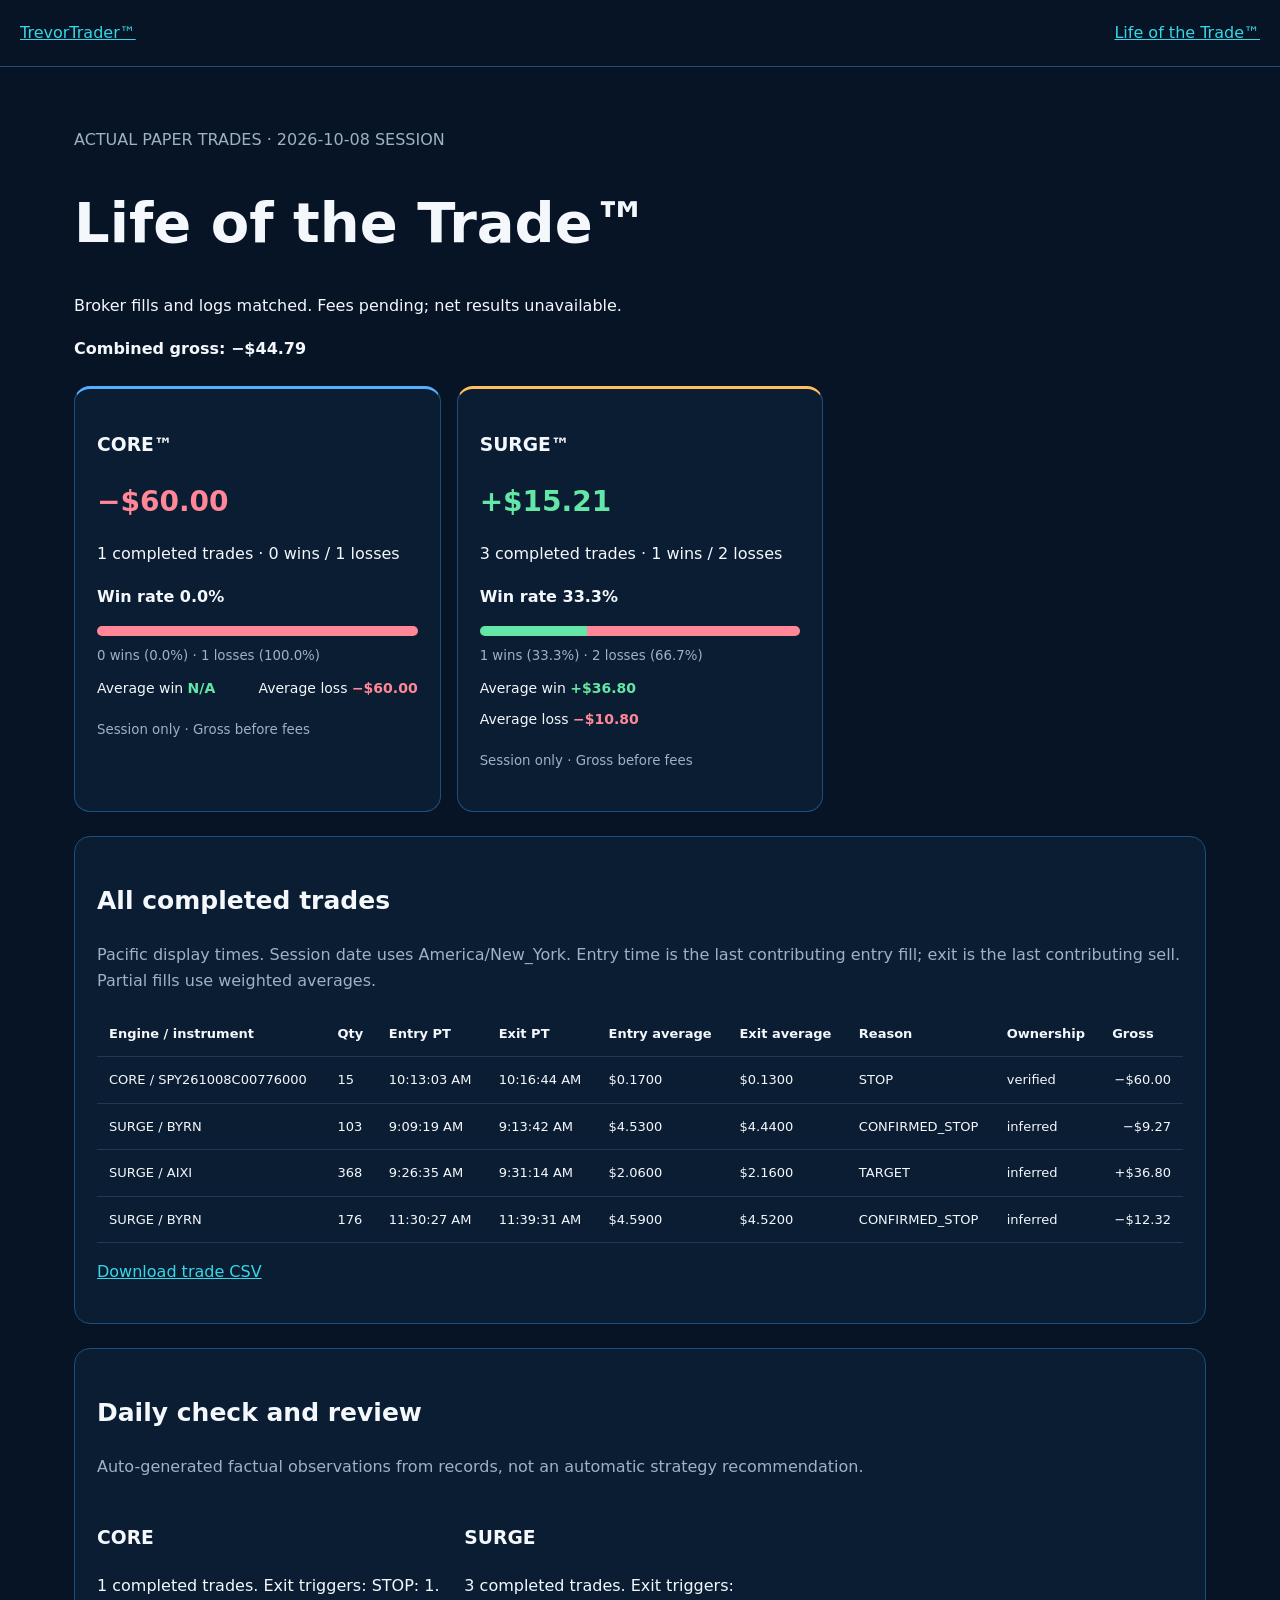
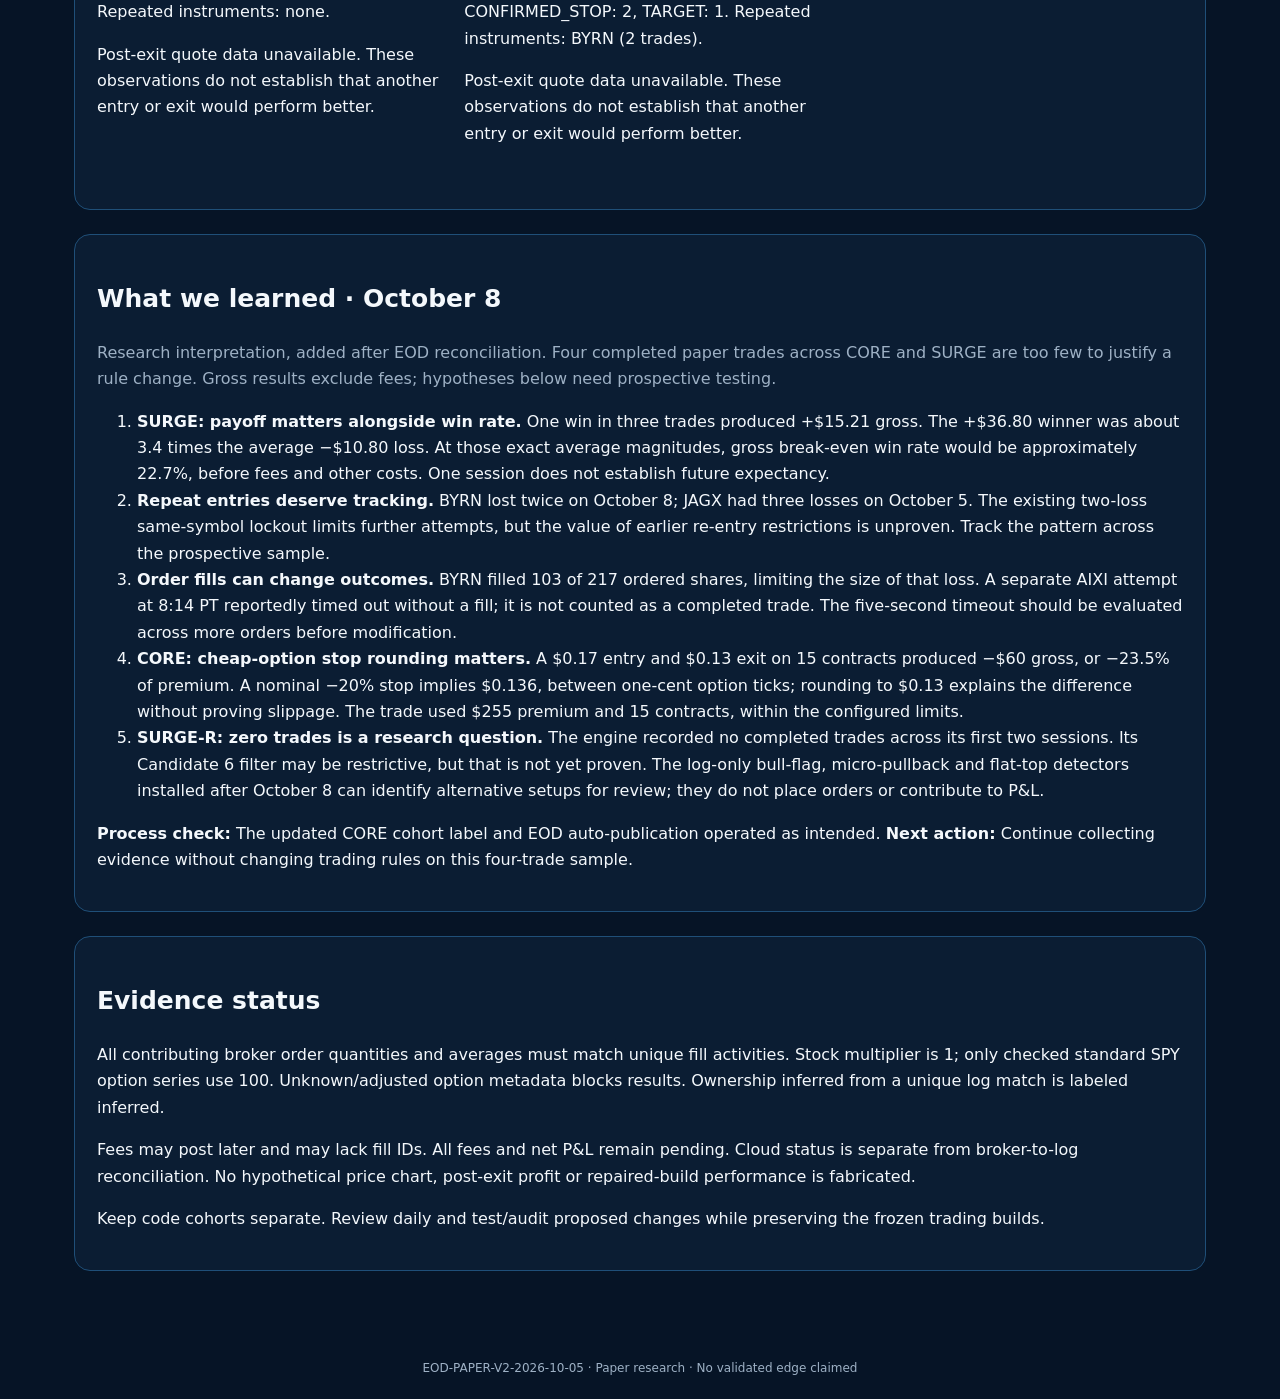
<file: daily-review/latest/index.html>
<!doctype html><html lang="en"><head><meta charset="utf-8"><meta name="viewport" content="width=device-width,initial-scale=1"><meta http-equiv="refresh" content="0;url=../2026-10-08/"><title>Latest Paper Review | TrevorTrader</title></head><body><a href="../2026-10-08/">2026-10-08 review</a></body></html>
</file>
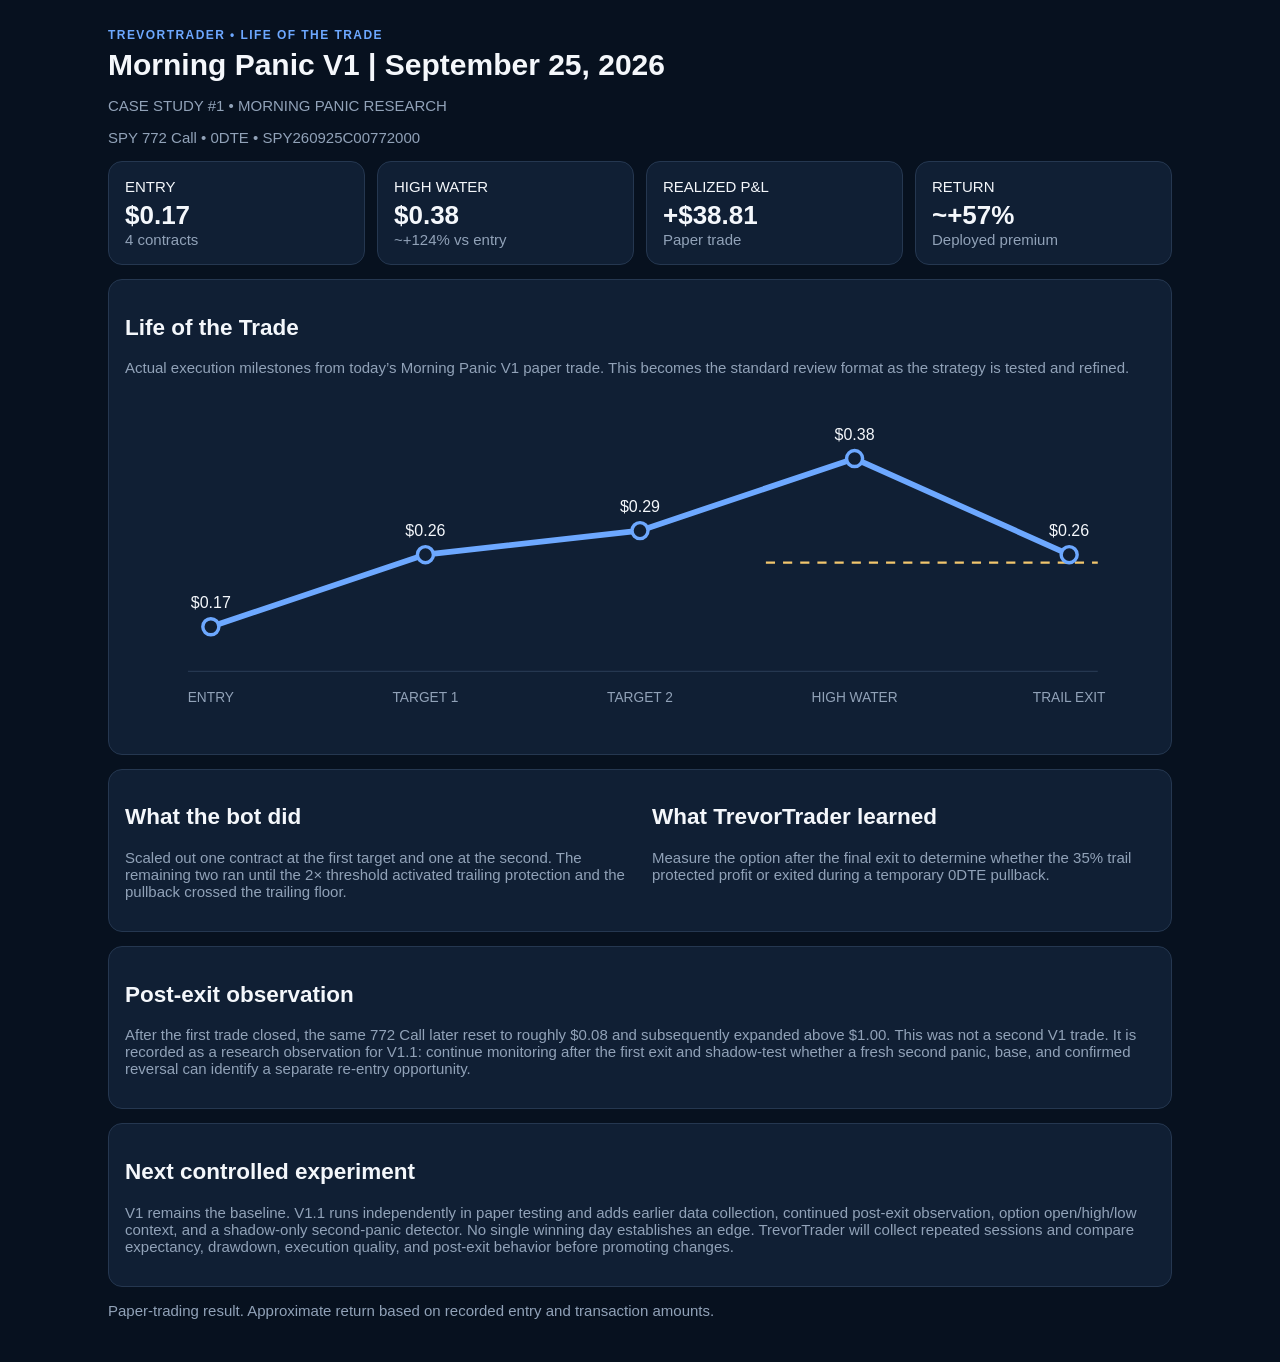
<file: life-of-the-trade/2026-09-25/index.html>
<!doctype html><html><head><meta charset="utf-8"><meta name="viewport" content="width=device-width,initial-scale=1"><title>TrevorTrader | Life of the Trade | September 25, 2026</title><style>
:root{--bg:#07111f;--card:#101f34;--text:#f4f7fb;--muted:#91a2b8;--line:#253750;--accent:#6da8ff;--warn:#f2c66d}*{box-sizing:border-box}body{margin:0;background:var(--bg);color:var(--text);font:15px Arial,sans-serif}.wrap{max-width:1100px;margin:auto;padding:28px 18px}.tag{color:var(--accent);font-size:12px;font-weight:bold;letter-spacing:.12em}h1{margin:6px 0}.muted{color:var(--muted)}.stats{display:grid;grid-template-columns:repeat(4,1fr);gap:12px}.card,.panel{background:var(--card);border:1px solid var(--line);border-radius:14px;padding:16px}.value{font-size:26px;font-weight:bold;margin-top:5px}.panel{margin-top:14px}.notes{display:grid;grid-template-columns:1fr 1fr;gap:24px}svg{width:100%;height:auto}@media(max-width:700px){.stats{grid-template-columns:1fr 1fr}.notes{grid-template-columns:1fr}}
</style></head><body><main class="wrap"><div class="tag">TREVORTRADER • LIFE OF THE TRADE</div><h1 id="title"></h1><p class="muted">CASE STUDY #1 • MORNING PANIC RESEARCH</p><p id="sub" class="muted"></p><div class="stats"><div class="card">ENTRY<div class="value" id="entry"></div><span class="muted" id="qty"></span></div><div class="card">HIGH WATER<div class="value" id="high"></div><span class="muted" id="mfe"></span></div><div class="card">REALIZED P&amp;L<div class="value" id="pnl"></div><span class="muted">Paper trade</span></div><div class="card">RETURN<div class="value" id="ret"></div><span class="muted">Deployed premium</span></div></div><section class="panel"><h2>Life of the Trade</h2><p class="muted">Actual execution milestones from today’s Morning Panic V1 paper trade. This becomes the standard review format as the strategy is tested and refined.</p><svg viewBox="0 0 900 300"><line x1="55" y1="245" x2="850" y2="245" stroke="#253750"/><polyline id="path" fill="none" stroke="#6da8ff" stroke-width="5"/><line id="trail" x1="560" x2="850" stroke="#f2c66d" stroke-width="2" stroke-dasharray="8 7"/><g id="marks"></g></svg></section><section class="panel notes"><div><h2>What the bot did</h2><p class="muted" id="bot"></p></div><div><h2>What TrevorTrader learned</h2><p class="muted" id="learn"></p></div></section>
<section class="panel"><h2>Post-exit observation</h2><p class="muted">After the first trade closed, the same 772 Call later reset to roughly $0.08 and subsequently expanded above $1.00. This was not a second V1 trade. It is recorded as a research observation for V1.1: continue monitoring after the first exit and shadow-test whether a fresh second panic, base, and confirmed reversal can identify a separate re-entry opportunity.</p></section>
<section class="panel"><h2>Next controlled experiment</h2><p class="muted">V1 remains the baseline. V1.1 runs independently in paper testing and adds earlier data collection, continued post-exit observation, option open/high/low context, and a shadow-only second-panic detector. No single winning day establishes an edge. TrevorTrader will collect repeated sessions and compare expectancy, drawdown, execution quality, and post-exit behavior before promoting changes.</p></section>
<p class="muted" id="foot"></p></main>
<script id="trade-data" type="application/json">{"strategy":"Morning Panic V1","date":"September 25, 2026","symbol":"SPY260925C00772000","display":"SPY 772 Call • 0DTE","contracts":4,"entry":0.17,"high":0.38,"pnl":38.81,"returnPct":57,"trailFloor":0.25,"milestones":[{"label":"ENTRY","price":0.17},{"label":"TARGET 1","price":0.26},{"label":"TARGET 2","price":0.29},{"label":"HIGH WATER","price":0.38},{"label":"TRAIL EXIT","price":0.26}],"botNote":"Scaled out one contract at the first target and one at the second. The remaining two ran until the 2× threshold activated trailing protection and the pullback crossed the trailing floor.","learnNote":"Measure the option after the final exit to determine whether the 35% trail protected profit or exited during a temporary 0DTE pullback.","footer":"Paper-trading result. Approximate return based on recorded entry and transaction amounts."}</script>
<script>(()=>{const d=JSON.parse(document.getElementById("trade-data").textContent),$=x=>document.getElementById(x),m=n=>"$"+Number(n).toFixed(2);$("title").textContent=d.strategy+" | "+d.date;$("sub").textContent=d.display+" • "+d.symbol;$("entry").textContent=m(d.entry);$("qty").textContent=d.contracts+" contracts";$("high").textContent=m(d.high);$("mfe").textContent="~+"+Math.round((d.high/d.entry-1)*100)+"% vs entry";$("pnl").textContent="+"+m(d.pnl);$("ret").textContent="~+"+d.returnPct+"%";$("bot").textContent=d.botNote;$("learn").textContent=d.learnNote;$("foot").textContent=d.footer;const a=d.milestones,lo=Math.min(...a.map(v=>v.price),d.trailFloor)-.02,hi=Math.max(...a.map(v=>v.price))+.02,X=i=>75+i*750/(a.length-1),Y=v=>220-(v-lo)/(hi-lo)*175;$("path").setAttribute("points",a.map((v,i)=>X(i)+","+Y(v.price)).join(" "));$("trail").setAttribute("y1",Y(d.trailFloor));$("trail").setAttribute("y2",Y(d.trailFloor));const g=$("marks"),ns="http://www.w3.org/2000/svg";a.forEach((v,i)=>{for(const z of [["circle",{"cx":X(i),"cy":Y(v.price),"r":7,"fill":"#101f34","stroke":"#6da8ff","stroke-width":3}],["text",{"x":X(i),"y":Y(v.price)-16,"fill":"#f4f7fb","text-anchor":"middle","font-size":14}],["text",{"x":X(i),"y":272,"fill":"#91a2b8","text-anchor":"middle","font-size":12}]]){let e=document.createElementNS(ns,z[0]);Object.entries(z[1]).forEach(q=>e.setAttribute(q[0],q[1]));e.textContent=z[0]=="text"?(z[1].y==272?v.label:m(v.price)):"";g.appendChild(e)}})})();</script></body></html>
</file>
<file: assets/tt-site-2026.css>
:root{
  --bg:#050d18;--bg2:#08152a;--panel:#0c1b31;--panel2:#0f223d;--line:#1d3657;--line2:#28476e;
  --text:#eef5fc;--muted:#a3b6cb;--dim:#7d93ab;
  --blue:#2aa7ff;--cyan:#3be0f0;--green:#3fdc9a;--red:#ff7f91;--amber:#ffc266;--violet:#a78bfa;--orange:#fb923c;
  --r:18px;--max:1180px;
}
*{box-sizing:border-box}
html{scroll-behavior:smooth}
body{margin:0;background:var(--bg);color:var(--text);font:16px/1.65 Inter,system-ui,-apple-system,"Segoe UI",Roboto,sans-serif;-webkit-font-smoothing:antialiased;overflow-x:hidden}
a{color:var(--cyan)}
img{max-width:100%;display:block}
.wrap{max-width:var(--max);margin:0 auto;padding:0 24px}
.eyebrow{display:inline-block;font-size:12px;font-weight:700;letter-spacing:.16em;color:var(--cyan);text-transform:uppercase;margin:0 0 14px}
h1,h2,h3{letter-spacing:-.02em;line-height:1.15;margin:0}
h2{font-size:clamp(28px,4vw,44px);margin-bottom:14px}
h3{font-size:19px}
.lede{color:var(--muted);font-size:clamp(16px,1.6vw,19px);max-width:760px}
.center{text-align:center}.center .lede{margin-left:auto;margin-right:auto}
section{padding:96px 0}
.grad{background:linear-gradient(90deg,var(--blue),var(--cyan));-webkit-background-clip:text;background-clip:text;color:transparent}
.btn{display:inline-flex;align-items:center;gap:8px;padding:13px 22px;border-radius:12px;font-weight:700;font-size:15px;text-decoration:none;transition:transform .15s,box-shadow .15s}
.btn-primary{background:linear-gradient(135deg,var(--blue),#1b7fe0);color:#fff;box-shadow:0 8px 30px rgba(42,167,255,.35)}
.btn-primary:hover{transform:translateY(-1px);box-shadow:0 12px 36px rgba(42,167,255,.45)}
.btn-ghost{border:1px solid var(--line2);color:var(--text);background:rgba(255,255,255,.02)}
.btn-ghost:hover{border-color:var(--blue)}
.badge{display:inline-block;font-size:11px;font-weight:700;letter-spacing:.08em;text-transform:uppercase;padding:4px 10px;border-radius:999px;border:1px solid}
.b-test{color:var(--green);border-color:rgba(63,220,154,.4);background:rgba(63,220,154,.08)}
.b-plan{color:var(--amber);border-color:rgba(255,194,102,.4);background:rgba(255,194,102,.08)}
.b-cons{color:var(--violet);border-color:rgba(167,139,250,.4);background:rgba(167,139,250,.08)}
.b-live{color:var(--cyan);border-color:rgba(59,224,240,.4);background:rgba(59,224,240,.08)}

/* nav */
.top{position:sticky;top:0;z-index:20;background:rgba(5,13,24,.82);backdrop-filter:blur(14px);-webkit-backdrop-filter:blur(14px);border-bottom:1px solid rgba(40,71,110,.5)}
.top .wrap{display:flex;align-items:center;gap:24px;height:68px}
.brand{display:flex;align-items:center;gap:10px;color:var(--text);text-decoration:none;font-weight:800;font-size:18px;letter-spacing:-.01em;white-space:nowrap}
.brand .mark{width:30px;height:30px;border-radius:9px;background:linear-gradient(135deg,var(--blue),var(--cyan));display:grid;place-items:center;color:#04121f;font-size:17px;font-weight:900}
.brand .blue{color:var(--blue)}
.brand small{font-size:11px;font-weight:700;letter-spacing:.18em;color:var(--cyan);margin-left:2px}
.top nav{margin-left:auto;display:flex;gap:22px}
.top nav a{color:var(--muted);text-decoration:none;font-size:14px;font-weight:500}
.top nav a:hover{color:var(--text)}
.top .btn{padding:9px 16px;font-size:14px}
@media(max-width:980px){.top nav{display:none}.top .btn{margin-left:auto}}
@media(max-width:420px){.brand small{display:none}}

/* hero */
.hero{position:relative;padding:88px 0 40px;overflow:hidden}
.hero:before{content:"";position:absolute;inset:-200px -100px auto;height:700px;background:radial-gradient(600px 300px at 30% 30%,rgba(42,167,255,.22),transparent 70%),radial-gradient(500px 280px at 80% 10%,rgba(59,224,240,.12),transparent 70%);pointer-events:none}
.hero-grid{position:relative;display:grid;grid-template-columns:1.05fr .95fr;gap:48px;align-items:center}
.hero h1{font-size:clamp(40px,6.2vw,72px);font-weight:800;letter-spacing:-.035em;line-height:1.02;margin-bottom:22px}
.hero .lede{margin-bottom:30px}
.cta{display:flex;flex-wrap:wrap;gap:12px}
.hero-note{margin-top:22px;color:var(--dim);font-size:13px}
.scanner-ui{background:linear-gradient(180deg,var(--panel2),var(--panel));border:1px solid var(--line2);border-radius:22px;box-shadow:0 30px 80px rgba(0,0,0,.5),0 0 0 1px rgba(42,167,255,.08) inset;overflow:hidden}
.ui-bar{display:flex;align-items:center;gap:8px;padding:14px 18px;border-bottom:1px solid var(--line)}
.ui-bar i{width:10px;height:10px;border-radius:50%;background:#294261}
.ui-bar span{margin-left:8px;font-size:13px;font-weight:700;color:var(--muted)}
.ui-bar em{margin-left:auto;font-style:normal;font-size:11px;color:var(--dim)}
.ui-body{padding:18px}
.filter{display:flex;align-items:center;gap:14px;padding:13px 14px;border:1px solid var(--line);border-radius:12px;background:rgba(5,13,24,.55);margin-bottom:10px}
.filter .ic{width:34px;height:34px;flex:none;border-radius:10px;display:grid;place-items:center;background:rgba(42,167,255,.12);color:var(--cyan);font-weight:800;font-size:15px}
.filter b{display:block;font-size:14px}
.filter small{color:var(--dim);font-size:12px}
.filter .val{margin-left:auto;font-weight:700;font-size:14px;color:var(--text);white-space:nowrap}
.filter .ok{color:var(--green);margin-left:10px;font-size:16px}
.ui-foot{display:flex;justify-content:space-between;gap:10px;flex-wrap:wrap;padding:12px 18px;border-top:1px solid var(--line);font-size:12px;color:var(--dim)}
.trust{border-top:1px solid var(--line);border-bottom:1px solid var(--line);background:rgba(8,21,42,.6);padding:20px 0}
.trust ul{list-style:none;margin:0;padding:0;display:flex;flex-wrap:wrap;justify-content:center;gap:12px 34px;color:var(--muted);font-size:14px;font-weight:600}
.trust li:before{content:"✓";color:var(--green);margin-right:8px}
@media(max-width:900px){.hero-grid{grid-template-columns:1fr}.hero{padding-top:56px}}

/* system strip + stages */
.sys{display:flex;flex-wrap:wrap;align-items:center;gap:10px;margin:0 0 28px}
.sys span{display:inline-flex;align-items:center;gap:8px;padding:9px 16px;border-radius:999px;border:1px solid var(--line2);background:rgba(8,21,42,.7);font-weight:800;font-size:14px;letter-spacing:.08em}
.sys span i{font-style:normal;width:22px;height:22px;border-radius:50%;display:grid;place-items:center;font-size:12px;color:#04121f;background:var(--c)}
.sys b{color:var(--blue);font-size:20px}
.stage{display:flex;gap:14px;padding:14px;border:1px solid var(--line);border-radius:14px;background:rgba(5,13,24,.55);margin-bottom:10px;border-left:3px solid var(--c)}
.stage .ic{width:38px;height:38px;flex:none;border-radius:11px;display:grid;place-items:center;background:rgba(42,167,255,.12);color:var(--c);font-weight:900}
.stage b{display:block;font-size:14px;letter-spacing:.1em;color:var(--c)}
.stage p{margin:2px 0 6px;font-size:14px;color:var(--text);font-weight:600}
.chips{display:flex;flex-wrap:wrap;gap:6px}
.chips em{font-style:normal;font-size:11.5px;color:var(--muted);border:1px solid var(--line);border-radius:999px;padding:2px 9px}
.stage-down{text-align:center;color:var(--blue);margin:-4px 0 6px;font-size:14px;line-height:1}
.pillars3{display:grid;grid-template-columns:repeat(3,minmax(0,1fr));gap:18px;margin-top:44px}
.pillar{border-top:3px solid var(--c);position:relative}
.pillar .k{font-size:13px;font-weight:800;letter-spacing:.16em;color:var(--c)}
.pillar h3{font-size:24px;margin:10px 0 10px}
.pillar p{color:var(--muted);margin:0 0 14px;font-size:15px}
.pillar ul{margin:0;padding-left:18px;color:var(--muted);font-size:14.5px}
.pillar a{display:inline-block;margin-top:14px;font-weight:700;font-size:14px;text-decoration:none}
@media(max-width:900px){.pillars3{grid-template-columns:1fr}}
.deep{border-top:1px solid var(--line)}
.deep .kicker{display:inline-flex;align-items:center;gap:10px}
.deep .kicker i{font-style:normal;width:28px;height:28px;border-radius:50%;display:grid;place-items:center;font-size:13px;font-weight:900;color:#04121f;background:var(--c)}
.exitgrid{display:grid;grid-template-columns:repeat(4,minmax(0,1fr));gap:14px;margin-top:40px}
@media(max-width:1000px){.exitgrid{grid-template-columns:repeat(2,minmax(0,1fr))}}
@media(max-width:560px){.exitgrid{grid-template-columns:1fr}}
.research-box{margin-top:22px;padding:18px 22px;border:1px dashed var(--line2);border-radius:var(--r);color:var(--muted);font-size:15px}
.research-box strong{color:var(--text)}

/* banner image */
.bot{padding:56px 0 0}
.bot figure{margin:0;border-radius:24px;overflow:hidden;border:1px solid var(--line2);box-shadow:0 30px 90px rgba(0,0,0,.45)}

/* scanner criteria */
.cards5{display:grid;grid-template-columns:repeat(5,minmax(0,1fr));gap:14px;margin-top:44px}
.card{background:linear-gradient(180deg,var(--panel2),var(--panel));border:1px solid var(--line);border-radius:var(--r);padding:22px}
.card .ic{width:42px;height:42px;border-radius:12px;display:grid;place-items:center;background:rgba(42,167,255,.12);color:var(--cyan);font-weight:800;font-size:18px;margin-bottom:16px}
.card h3{margin-bottom:8px}
.card p{margin:0;color:var(--muted);font-size:14.5px}
@media(max-width:1050px){.cards5{grid-template-columns:repeat(2,minmax(0,1fr))}}
@media(max-width:560px){.cards5{grid-template-columns:1fr}}
.settings{margin-top:34px;overflow-x:auto;border:1px solid var(--line);border-radius:var(--r)}
.settings table{width:100%;border-collapse:collapse;font-size:14.5px;min-width:560px}
.settings th,.settings td{padding:14px 18px;text-align:left;border-bottom:1px solid var(--line)}
.settings thead th{font-size:12px;letter-spacing:.1em;text-transform:uppercase;color:var(--dim);background:rgba(8,21,42,.7)}
.settings tbody th{font-weight:600;color:var(--muted)}
.settings tr:last-child td,.settings tr:last-child th{border-bottom:0}
.note{color:var(--dim);font-size:13px;margin-top:12px}

/* scanner vs engines */
.split{background:linear-gradient(180deg,var(--bg2),var(--bg))}
.flow{display:grid;grid-template-columns:1fr auto 1fr auto 1fr;gap:16px;align-items:stretch;margin-top:44px}
.flow .arrow{display:grid;place-items:center;color:var(--blue);font-size:26px}
.step{position:relative}
.step .num{font-size:12px;font-weight:800;letter-spacing:.14em;color:var(--cyan)}
.step h3{margin:8px 0 10px;font-size:21px}
.step ul{margin:12px 0 0;padding-left:18px;color:var(--muted);font-size:14.5px}
.step li{margin:4px 0}
@media(max-width:900px){.flow{grid-template-columns:1fr}.flow .arrow{transform:rotate(90deg);height:24px}}

/* configurations */
.configs{display:grid;grid-template-columns:repeat(3,minmax(0,1fr));gap:18px;margin-top:44px}
.config{border-top:3px solid var(--c)}
.config .tag{font-size:12px;font-weight:800;letter-spacing:.14em;color:var(--c)}
.config h3{font-size:22px;margin:8px 0 6px}
.config .entry{color:var(--text);font-weight:600;margin:0 0 16px;font-size:15px}
.config dl{margin:0;display:grid;grid-template-columns:auto 1fr;gap:8px 14px;font-size:14px}
.config dt{color:var(--dim)}
.config dd{margin:0;color:var(--muted)}
@media(max-width:900px){.configs{grid-template-columns:1fr}}
.entry-figure{margin:40px 0 0;background:var(--panel);border:1px solid var(--line);border-radius:22px;padding:22px}
.entry-figure img{border-radius:14px;width:100%;height:auto}
.entry-figure figcaption{color:var(--dim);font-size:13px;text-align:center;margin-top:12px}
.shared{margin-top:22px;display:flex;flex-wrap:wrap;gap:10px}
.shared span{font-size:13px;color:var(--muted);border:1px solid var(--line);border-radius:999px;padding:6px 14px;background:rgba(8,21,42,.6)}

/* dashboard */
.dash{background:radial-gradient(800px 400px at 50% 0,rgba(42,167,255,.10),transparent 70%),var(--bg)}
.scorecards{display:grid;grid-template-columns:repeat(3,minmax(0,1fr));gap:18px;margin-top:44px}
.score{border-top:3px solid var(--c);display:flex;flex-direction:column}
.score .head{display:flex;justify-content:space-between;align-items:flex-start;gap:10px}
.score h3{font-size:20px}
.score .sub{color:var(--dim);font-size:13px;margin:4px 0 18px}
.score .big{font-size:36px;font-weight:800;letter-spacing:-.03em;line-height:1.1}
.score .big.pos{color:var(--green)}.score .big.neg{color:var(--red)}
.score .bigsub{color:var(--dim);font-size:13px;margin-top:4px}
.stats{display:grid;grid-template-columns:repeat(4,1fr);gap:8px;margin:20px 0}
.stat{background:rgba(5,13,24,.55);border:1px solid var(--line);border-radius:12px;padding:10px 8px;text-align:center}
.stat b{display:block;font-size:18px}
.stat small{color:var(--dim);font-size:11px;text-transform:uppercase;letter-spacing:.08em}
.spark{height:110px;border:1px dashed var(--line2);border-radius:12px;display:grid;place-items:center;color:var(--dim);font-size:13px;margin-top:auto}
.spark svg{width:100%;height:100%}
.score .foot{margin-top:14px;font-size:12px;color:var(--dim)}
@media(max-width:900px){.scorecards{grid-template-columns:1fr}}

/* updates */
.updates{display:grid;grid-template-columns:repeat(2,minmax(0,1fr));gap:18px;margin-top:44px}
.update .meta{display:flex;align-items:center;gap:10px;flex-wrap:wrap;margin-bottom:10px}
.update time{font-size:13px;color:var(--dim);font-weight:600}
.update h3{margin-bottom:6px}
.update p{margin:0;color:var(--muted);font-size:15px}
@media(max-width:800px){.updates{grid-template-columns:1fr}}

/* roadmap */
.road{display:grid;grid-template-columns:repeat(3,minmax(0,1fr));gap:18px;margin-top:44px}
.road .col h3{font-size:22px;margin:12px 0 14px}
.road ul{list-style:none;margin:0;padding:0}
.road li{padding:12px 0;border-top:1px solid var(--line);color:var(--muted);font-size:15px}
.road li b{display:block;color:var(--text);font-size:15px}
@media(max-width:900px){.road{grid-template-columns:1fr}}
.access{margin-top:24px;display:flex;flex-wrap:wrap;align-items:center;justify-content:space-between;gap:16px;padding:22px 26px;border:1px solid var(--line2);border-radius:var(--r);background:linear-gradient(135deg,rgba(42,167,255,.10),rgba(59,224,240,.04))}
.access p{margin:0;color:var(--muted)}
.access strong{color:var(--text)}

/* transparency */
.links3{display:grid;grid-template-columns:repeat(3,minmax(0,1fr));gap:18px;margin-top:40px}
.linkcard{text-decoration:none;color:var(--text);transition:border-color .15s,transform .15s}
.linkcard:hover{border-color:var(--blue);transform:translateY(-2px)}
.linkcard p{color:var(--muted);font-size:14.5px;margin:8px 0 14px}
.linkcard span{color:var(--cyan);font-weight:700;font-size:14px}
@media(max-width:900px){.links3{grid-template-columns:1fr}}

/* youtube */
.yt{padding:0 0 96px}
.yt img{border-radius:22px;border:1px solid var(--line2);width:100%;height:auto}

footer{border-top:1px solid var(--line);padding:48px 0;background:#040a13;color:var(--dim);font-size:13px}
footer .row{display:flex;flex-wrap:wrap;gap:16px 40px;justify-content:space-between;align-items:flex-start}
footer nav{display:flex;flex-wrap:wrap;gap:10px 22px}
footer nav a{color:var(--muted);text-decoration:none}
footer .disc{max-width:900px;margin:26px 0 0;line-height:1.7}
@media(max-width:600px){section{padding:72px 0}.wrap{padding:0 16px}.stats{grid-template-columns:repeat(2,1fr)}}

/* simplified homepage additions */
.score .big.wait{font-size:24px;color:var(--muted)}
.pillar .chips{margin-top:6px}
.product{display:grid;grid-template-columns:1fr 1.1fr;gap:40px;align-items:center;padding:36px;border:1px solid var(--line2);border-radius:26px;background:linear-gradient(135deg,rgba(42,167,255,.10),rgba(59,224,240,.03)),var(--panel)}
.product h2{margin:16px 0 12px}
.product .lede{margin-bottom:24px}
.features{list-style:none;margin:0;padding:0}
.features li{display:grid;grid-template-columns:1fr auto;gap:2px 14px;padding:14px 0;border-top:1px solid var(--line)}
.features li:first-child{border-top:0}
.features b{font-size:15px}
.features span{grid-column:1;color:var(--muted);font-size:14px}
.features em{grid-column:2;grid-row:1/span 2;align-self:center;font-style:normal;white-space:nowrap}
@media(max-width:900px){.product{grid-template-columns:1fr;padding:24px}}
@media(max-width:420px){.features li{grid-template-columns:1fr}.features em{grid-column:1;grid-row:auto;justify-self:start;margin-top:6px}}
.news{list-style:none;margin:30px auto 0;padding:0;max-width:820px}
.news li{display:flex;align-items:center;gap:14px;padding:16px 0;border-top:1px solid var(--line)}
.news li:last-child{border-bottom:1px solid var(--line)}
.news time{font-size:13px;font-weight:700;color:var(--dim);min-width:52px}
.news p{margin:0;color:var(--muted)}
@media(max-width:560px){.news li{flex-wrap:wrap;gap:6px 12px}.news p{flex-basis:100%}}
#updates{padding-top:72px}

/* five-section homepage */
.steps3{list-style:none;margin:44px 0 0;padding:0;display:grid;grid-template-columns:repeat(3,minmax(0,1fr));gap:36px;position:relative}
.steps3 li{position:relative;border-top:3px solid var(--c);text-align:center;padding:30px 24px}
.steps3 li:not(:last-child):after{content:"→";position:absolute;right:-30px;top:50%;transform:translateY(-50%);color:var(--blue);font-size:24px;font-weight:700}
.steps3 .n{width:52px;height:52px;margin:0 auto 14px;border-radius:50%;display:grid;place-items:center;font-size:22px;font-weight:800;color:#04121f;background:var(--c);box-shadow:0 0 0 8px rgba(255,255,255,.03)}
.steps3 .k{display:block;font-size:13px;font-weight:800;letter-spacing:.18em;color:var(--c)}
.steps3 h3{font-size:22px;margin:8px 0 8px}
.steps3 p{margin:0;color:var(--muted)}
@media(max-width:900px){.steps3{grid-template-columns:1fr;gap:34px}.steps3 li:not(:last-child):after{content:"↓";right:auto;left:50%;top:auto;bottom:-32px;transform:translateX(-50%)}}
.feat6{display:grid;grid-template-columns:repeat(3,minmax(0,1fr));gap:18px;margin-top:44px}
.feat6 .card h3{margin-bottom:6px}
@media(max-width:900px){.feat6{grid-template-columns:repeat(2,minmax(0,1fr))}}
@media(max-width:560px){.feat6{grid-template-columns:1fr}}
.perf{max-width:860px;margin:40px auto 0;padding:28px}
.perf-status{display:flex;align-items:center;gap:10px;justify-content:center;margin-bottom:22px}
.perf-status b{font-size:18px}
.perf .dot{width:10px;height:10px;border-radius:50%;background:var(--green);box-shadow:0 0 0 6px rgba(63,220,154,.15)}
.perf-grid{display:grid;grid-template-columns:repeat(4,1fr);gap:12px;margin-bottom:20px}
.perf-grid div{text-align:center;padding:16px 8px;border:1px solid var(--line);border-radius:14px;background:rgba(5,13,24,.55)}
.perf-grid b{display:block;font-size:28px;font-weight:800;letter-spacing:-.02em}
.perf-grid b.pos{color:var(--green)}.perf-grid b.neg{color:var(--red)}
.perf-grid small{color:var(--dim);font-size:12px}
.perf .foot{text-align:center;margin:14px 0 0;color:var(--dim);font-size:12.5px}
@media(max-width:600px){.perf-grid{grid-template-columns:repeat(2,1fr)}.perf{padding:20px}}

/* hero bot + flow card */
.hero-grid{grid-template-columns:.9fr 1.1fr}
.hero-art{position:relative}
.botframe{margin:0;border-radius:24px;overflow:hidden;border:1px solid var(--line2);box-shadow:0 30px 90px rgba(0,0,0,.55),0 0 60px rgba(42,167,255,.12)}
.botframe img{width:100%;height:auto}
.flowcard{position:relative;margin:-38px 22px 0;display:flex;align-items:center;justify-content:space-between;gap:8px;padding:14px 16px;border:1px solid var(--line2);border-radius:18px;background:rgba(9,22,42,.92);backdrop-filter:blur(10px);-webkit-backdrop-filter:blur(10px);box-shadow:0 18px 50px rgba(0,0,0,.5)}
.flowcard div{display:grid;grid-template-columns:auto 1fr;column-gap:10px;align-items:center}
.flowcard i{grid-row:1/span 2;font-style:normal;width:30px;height:30px;border-radius:50%;display:grid;place-items:center;font-weight:900;font-size:14px;color:#04121f;background:var(--c)}
.flowcard b{font-size:13px;letter-spacing:.14em;color:var(--c)}
.flowcard small{color:var(--muted);font-size:12px;white-space:nowrap}
.flowcard>span{color:var(--blue);font-weight:800}
@media(max-width:900px){.hero-grid{grid-template-columns:1fr}}
@media(max-width:560px){.flowcard{margin:12px 0 0;flex-direction:column;align-items:stretch}.flowcard>span{transform:rotate(90deg);text-align:center;line-height:1}}
.ytframe{margin:40px 0 0}
.ytframe img{width:100%;height:auto;border-radius:22px;border:1px solid var(--line2);box-shadow:0 30px 80px rgba(0,0,0,.45)}

/* hero: centered copy above the bot showcase */
.hero-grid{grid-template-columns:1fr;gap:44px;text-align:center}
.hero-grid>div:first-child{max-width:860px;margin:0 auto}
.hero .lede{margin-left:auto;margin-right:auto}
.hero .cta{justify-content:center}
.hero h1{font-size:clamp(40px,7vw,80px)}
.hero-art{max-width:1100px;margin:0 auto;width:100%}
.flowcard{max-width:760px;margin:-46px auto 0}
@media(max-width:560px){.flowcard{margin:12px 0 0}.hero{padding-top:44px}}
.hero .tagline{font-size:clamp(22px,3.2vw,38px);font-weight:700;letter-spacing:-.02em;margin:6px 0 18px;color:var(--text)}
.status-pill{display:inline-flex;align-items:center;gap:10px;margin:24px 0 0;padding:8px 16px;border:1px solid var(--line);border-radius:999px;font-size:13px;font-weight:600;color:var(--text);background:rgba(42,167,255,.06)}
.status-pill .dot{width:8px;height:8px;border-radius:50%;background:var(--amber);box-shadow:0 0 0 5px rgba(255,190,80,.15)}
.hero .hero-note{margin-top:12px}
.status-pill .dot{flex:none}.status-pill .sep{margin:0 6px;color:var(--dim)}
@media(max-width:420px){.hero h1{font-size:8.6vw}.status-pill{font-size:12px;padding:8px 14px}}
.academy-head{display:flex;flex-direction:column;align-items:center;gap:10px;margin:48px 0 20px;text-align:center}
.academy-head h3{margin:0;font-size:22px}
.academy{display:grid;grid-template-columns:repeat(4,1fr);gap:18px}
.academy .card{padding:24px;border-top:2px solid var(--c)}
.academy svg{width:40px;height:40px;fill:none;stroke:var(--c);stroke-width:2;stroke-linecap:round;stroke-linejoin:round;margin-bottom:12px}
.academy h4{margin:0 0 6px;font-size:17px}
.academy p{margin:0;color:var(--muted);font-size:14.5px;line-height:1.55}
@media(max-width:980px){.academy{grid-template-columns:repeat(2,1fr)}}
@media(max-width:560px){.academy{grid-template-columns:1fr}}
.perf-scope{margin:10px auto 18px;max-width:620px;text-align:center;font-size:14px;color:var(--muted);line-height:1.55}.perf-scope b{color:var(--text)}
.perf-status+.perf-scope{margin-top:-12px}
.perf .perf-scope{margin:-8px auto 24px}
/* v3 refinements (Oct 10): full uncropped YouTube banner; consistent section spacing */
.ytframe{margin:40px auto 0;max-width:1100px}
.ytframe img{display:block;width:100%;height:auto;object-fit:contain;border-radius:18px}
section{padding:112px 0}
.hero{padding-bottom:96px}
main>section+section{border-top:1px solid rgba(120,160,220,.08)}
.academy-head{margin-top:64px}
@media(max-width:900px){section{padding:96px 0}.hero{padding-bottom:80px}}
@media(max-width:600px){section{padding:84px 0}.hero{padding-top:48px;padding-bottom:72px}.ytframe{margin-top:32px}.ytframe img{border-radius:12px}.academy-head{margin-top:48px}}

/* Mobile flow alignment and tighter section rhythm (Oct 10) */
@media(max-width:600px){
  .hero{padding-bottom:36px}
  .hero-grid{gap:24px}
  .flowcard{
    display:grid;
    grid-template-columns:48px minmax(0,1fr);
    column-gap:12px;
    row-gap:0;
    margin:12px 0 0;
    padding:16px 18px;
    align-items:center;
  }
  .flowcard>div{
    display:grid;
    grid-column:1 / -1;
    grid-template-columns:48px minmax(0,1fr);
    grid-template-rows:auto auto;
    column-gap:12px;
    width:100%;
    min-height:54px;
    text-align:center;
  }
  .flowcard i{grid-column:1;grid-row:1 / span 2;justify-self:center;width:32px;height:32px}
  .flowcard b{grid-column:2;grid-row:1;align-self:end}
  .flowcard small{grid-column:2;grid-row:2;align-self:start;white-space:normal}
  .flowcard>span{
    grid-column:2;
    justify-self:center;
    transform:none;
    line-height:1;
    padding:5px 0;
    font-size:0;
  }
  .flowcard>span::before{content:"↓";font-size:24px}
  #how-it-works{padding-top:42px}
  #how-it-works .steps3{margin-top:28px}
}

/* Mobile: remove oversized gaps between content sections */
@media(max-width:600px){
  #how-it-works{padding-bottom:36px}
  #features{padding-top:40px;padding-bottom:56px}
  #features .feat6{margin-top:24px;gap:14px}
}

/* iPhone flow: arrows centered in the content column between steps */
@media(max-width:600px){
  .flowcard{row-gap:0}
  .flowcard>div{min-height:52px}
  .flowcard>span{
    display:grid;
    grid-column:2;
    place-items:center;
    width:100%;
    height:34px;
    padding:0;
    margin:0;
    line-height:1;
    transform:none;
    text-align:center;
  }
  .flowcard>span::before{display:block;line-height:1;font-size:23px}
}

/* Mobile: close gap between performance results and YouTube section */
@media(max-width:600px){
  #performance{padding-bottom:32px}
  #watch{padding-top:36px}
  #watch .ytframe{margin-top:24px}
  #watch .academy-head{margin-top:32px}
}

/* iPhone: tighten the transition from features to performance */
@media(max-width:600px){
  #features{padding-bottom:28px}
  #performance{padding-top:36px}
  #performance .perf{margin-top:26px}
}

/* Mobile: remove remaining gap below How It Works cards */
@media(max-width:600px){
  #how-it-works{padding-bottom:12px}
  #features{padding-top:16px}
}

/* Mobile: compact gap between verified results and Academy */
@media(max-width:600px){
  #performance{padding-bottom:12px}
  #watch{padding-top:16px}
}

/* iPhone: close Academy-to-product transition */
@media(max-width:600px){
  #watch{padding-bottom:16px}
  #coming-soon{padding-top:16px}
}

/* iPhone: compact final product-to-footer transition */
@media(max-width:600px){
  #coming-soon{padding-bottom:16px}
  footer{padding-top:24px;padding-bottom:28px}
}

/* Branded BOT portrait, cropped from our existing Academy artwork */
#features .card .ic.tt-bot-head{
  background-image:url("trevortrader-youtube-coming-soon.png");
  background-repeat:no-repeat;
  background-size:500% auto;
  background-position:76% 48%;
  border:1px solid rgba(59,224,240,.24);
}

/* Approved Option 1: exact TrevorTrader silver BOT head icon */
#features .card .ic.tt-bot-head{background-image:url("[data-uri]");background-size:cover;background-position:center;border:1px solid rgba(59,224,240,.24)}

/* SURGE Simple 3: visible chart and compact desktop/mobile sections */
main>section{padding-top:42px;padding-bottom:42px}
main>.hero{padding-top:48px;padding-bottom:38px}
.hero-grid{gap:24px}
.steps3,.feat6{margin-top:24px}
.perf{margin-top:24px}
.ytframe{margin-top:22px}
.academy-head{margin-top:30px}
#performance .spark{display:flex;flex-direction:column;justify-content:center;align-items:stretch;gap:8px;height:auto;min-height:185px;padding:14px;border:1px solid var(--line2);background:rgba(5,13,24,.45)}
#performance .spark svg{display:block;flex:none;width:100%;height:135px;min-height:135px}
#performance .spark small{display:block;text-align:center;font-size:12px;color:var(--muted)}
@media(max-width:600px){main>section{padding-top:24px;padding-bottom:24px}main>.hero{padding-top:30px;padding-bottom:24px}.hero-grid{gap:18px}.steps3,.feat6{margin-top:18px}.perf{margin-top:18px}.academy-head{margin-top:20px}#performance .spark{min-height:160px}#performance .spark svg{height:110px;min-height:110px}}
.prov-badge{font-size:11px;font-weight:800;letter-spacing:.12em;color:#1a1200;background:var(--amber);border-radius:999px;padding:3px 9px}
.perf .dot.dot-prov{background:var(--amber);box-shadow:0 0 0 6px rgba(255,190,80,.15)}
.perf-grid.perf-grid-6{grid-template-columns:repeat(3,1fr)}
@media(max-width:600px){.perf-grid.perf-grid-6{grid-template-columns:repeat(2,1fr)}.perf-status{flex-wrap:wrap}}
#performance .spark svg.perf-chart{height:auto;min-height:0}
.pdca{margin-top:22px;text-align:left}.pdca h3{font-size:16px;margin:0 0 10px;display:flex;flex-wrap:wrap;align-items:center;gap:8px}
.pdca p{font-size:13px;color:var(--muted);margin:0 0 10px;line-height:1.55}.pdca p b{color:var(--text)}
.pdca-scroll{overflow-x:auto}.pdca-table{width:100%;border-collapse:collapse;font-size:13px;font-variant-numeric:tabular-nums}
.pdca-table th,.pdca-table td{padding:8px 10px;border-bottom:1px solid var(--line);text-align:right;vertical-align:top}
.pdca-table th[scope=row],.pdca-table thead th:first-child{text-align:left;color:var(--muted);font-weight:500}
.pdca-table thead th{color:var(--dim);font-size:12px;font-weight:600}.pdca-table small{display:block;color:var(--dim);font-size:11px}
.pdca-head{font-size:15px;margin:0 0 8px}.pdca-item{border:1px solid var(--line);border-radius:12px;padding:10px 14px;margin:0 0 10px;background:rgba(5,13,24,.45)}
.pdca-item summary{cursor:pointer;display:flex;flex-wrap:wrap;align-items:center;gap:8px;font-weight:700;font-size:14px;list-style:revert}
.pdca-item summary:focus-visible{outline:2px solid var(--amber);outline-offset:3px;border-radius:6px}.pdca-sum{flex-basis:100%;font-weight:400;font-size:12px;color:var(--dim)}
.pdca-item[open]>summary{margin-bottom:10px}.pdca-item>.prov-badge{display:inline-block;margin-bottom:8px}
.pdca-state{font-size:11px;font-weight:800;letter-spacing:.12em;border-radius:999px;padding:3px 9px;border:1px solid}.pdca-state.on{color:var(--green);border-color:var(--green)}.pdca-state.pend{color:#9bb4d4;border-color:#9bb4d4}
.pdca-mark{cursor:pointer}.pdca-mark:focus{outline:none}.pdca-mark:focus rect,.pdca-mark:hover rect{stroke-width:2}
#performance .spark .pdca-chip{display:block;text-align:center;font-size:12px;font-weight:700;color:#9bb4d4;border:1px dashed #9bb4d4;border-radius:12px;padding:5px 12px;margin:2px auto 0;width:fit-content;max-width:100%;text-decoration:none}
.lab-legend{list-style:none;padding:0;margin:26px auto 8px;max-width:860px;display:grid;grid-template-columns:repeat(auto-fit,minmax(240px,1fr));gap:8px 18px;font-size:13px;color:var(--muted)}
.lab-legend li{display:flex;align-items:center;gap:8px}.lab-legend .lab-status{flex:none;min-width:98px;text-align:center}
.lab-status{font-size:10.5px;font-weight:800;letter-spacing:.1em;text-transform:uppercase;border-radius:999px;padding:3px 9px;border:1px solid;white-space:nowrap}
.st-proposed{color:#9bb4d4;border-color:#4a6585;border-style:dashed}.st-testing{color:var(--amber);border-color:var(--amber)}
.st-implemented{color:var(--blue);border-color:var(--blue)}.st-validated{color:#06210f;background:var(--green);border-color:var(--green)}.st-rejected{color:var(--red);border-color:var(--red)}
.lab-h{max-width:1100px;margin:34px auto 6px;font-size:20px}.lab-note{max-width:1100px;margin:6px auto 14px;font-size:13px;color:var(--dim)}
.lab-grid{max-width:1100px;margin:0 auto;display:grid;grid-template-columns:repeat(auto-fill,minmax(250px,1fr));gap:14px}
.lab-card{border:1px solid var(--line);border-radius:14px;padding:16px;background:rgba(5,13,24,.55);min-width:0}
.lab-card header{display:flex;justify-content:space-between;align-items:center;gap:8px;flex-wrap:wrap}.lab-num{font-size:12px;font-weight:800;color:var(--dim);letter-spacing:.06em}
.lab-card h4{margin:10px 0 4px;font-size:16px}.lab-goal{margin:0 0 10px;font-size:13px;color:var(--muted)}
.lab-card dl{margin:0;display:grid;gap:8px}.lab-card dt{font-size:11px;font-weight:700;color:var(--dim);text-transform:uppercase;letter-spacing:.06em}.lab-card dd{margin:2px 0 0;font-size:13px;color:var(--text);line-height:1.5}
.lab-card a{color:var(--blue);text-decoration:underline}
.lab-active{max-width:1100px;margin:0 auto;border-color:rgba(255,194,102,.45)}.lab-active dl{grid-template-columns:repeat(auto-fit,minmax(230px,1fr));gap:10px 18px}
/* Keep anchored sections and PDCA records clear of the sticky top bar (69px) */
html{scroll-padding-top:84px}

/* Profit-target experiment (Oct 16, 2026) */
.tx-table td{white-space:nowrap}
.tx-table th small{display:block;color:var(--dim);font-weight:400;font-size:11px;margin-top:2px}
.tx-key{display:inline-block;width:10px;height:10px;border-radius:2px;margin-right:6px;vertical-align:middle}
#performance .tx-spark{margin-top:16px}
</file>
<file: assets/evidence-over-time.css>
/* TrevorTrader · Evidence over time */
.eot{padding:82px 5vw;background:linear-gradient(180deg,#04111f,#061a2b);color:#eef7ff;scroll-margin-top:90px}
.eot-head{max-width:860px;margin:0 0 34px}.eot-head h2{font-size:clamp(36px,4vw,56px);letter-spacing:-2px;line-height:1.05;margin:0 0 12px}.eot-head p{color:#a9c1d1;font-size:17px;margin:0}.eot-bar{display:flex;flex-wrap:wrap;align-items:center;justify-content:space-between;gap:14px;margin:0 0 22px}.eot-toggle{display:inline-flex;border:1px solid #294158;border-radius:999px;padding:3px;background:#05131f}.eot-toggle button{font:inherit;font-size:13px;font-weight:700;color:#9fb7c8;background:none;border:0;border-radius:999px;padding:8px 16px;cursor:pointer}.eot-toggle button[aria-pressed="true"]{background:#0b2b45;color:#eef7ff}.eot-toggle button:focus-visible{outline:2px solid #55c8ff;outline-offset:2px}.eot-basis{font-size:13px;color:#8faabc}.eot-grid{display:grid;grid-template-columns:repeat(3,minmax(0,1fr));gap:22px}.eot-panel{--engine:#56aeff;min-width:0;border:1px solid #294158;border-top:4px solid var(--engine);border-radius:20px;background:linear-gradient(155deg,#0b2237,#05131f);padding:24px;display:flex;flex-direction:column}.eot-panel header{display:flex;justify-content:space-between;align-items:baseline;gap:10px}.eot-panel h3{font-size:30px;letter-spacing:-1px;margin:0;line-height:1}.eot-role{font-size:13px;color:var(--engine);font-weight:700}.eot-exp{font-size:13px;color:#91aabd;margin:6px 0 0}.eot-total{margin:18px 0 2px;font-size:34px;font-weight:800;letter-spacing:-1px;font-variant-numeric:tabular-nums}.eot-total.neg{color:#ff8f8f}.eot-total.pos{color:#7ee59a}.eot-total.flat{color:#eef7ff}.eot-total-label{font-size:12px;color:#8faabc;margin:0 0 12px}.eot-chart{position:relative;margin:4px 0 0}.eot-chart svg{display:block;width:100%;height:auto;overflow:visible}.eot-chart .axis{stroke:#2a4258;stroke-width:1}.eot-chart .zero{stroke:#55708a;stroke-width:1;stroke-dasharray:3 4}.eot-chart .tick{fill:#7f9bb0;font-size:11px;font-family:inherit}.eot-chart .session{stroke:#2f4a63;stroke-width:1}.eot-chart .session-label{fill:#7f9bb0;font-size:10.5px;font-family:inherit}.eot-chart .build{stroke:var(--engine);stroke-width:1.5;stroke-dasharray:5 4}.eot-chart .build-label{fill:var(--engine);font-size:10.5px;font-weight:700;font-family:inherit}.eot-chart .line{fill:none;stroke:var(--engine);stroke-width:2.5;stroke-linejoin:round;stroke-linecap:round}.eot-chart .area{fill:var(--engine);opacity:.08}.eot-chart .pt{stroke:#05131f;stroke-width:2;cursor:pointer}.eot-chart .pt.win,.eot-chart .bar.win{fill:#7ee59a}.eot-chart .pt.loss,.eot-chart .bar.loss{fill:#ff8f8f}.eot-chart .pt.flat,.eot-chart .bar.flat{fill:#9fb7c8}.eot-chart .pt:focus{outline:none;stroke:#eef7ff;stroke-width:2.5}.eot-chart .bar{cursor:pointer}.eot-chart .bar:focus{outline:none;stroke:#eef7ff;stroke-width:2}.eot-readout{min-height:40px;margin:10px 0 0;font-size:12.5px;color:#afc5d5;line-height:1.5}.eot-readout strong{color:#eef7ff}.eot-stats{display:grid;grid-template-columns:1fr 1fr;gap:8px;margin:14px 0 0}.eot-stats div{padding:10px;background:#ffffff05;border-radius:8px}.eot-stats dt{font-size:11px;color:#8faabc}.eot-stats dd{margin:4px 0 0;font-size:14px;color:#d4e5ef;font-variant-numeric:tabular-nums}.eot-sample{margin:16px 0 0}.eot-sample p{font-size:12px;color:#91aabd;margin:4px 0 0}.eot-sample .eot-sample-count{font-size:13px;font-weight:700;color:var(--engine);margin:0}.eot-pending{margin:14px 0 0;font-size:12px;color:#91aabd;border-top:1px solid #ffffff14;padding-top:12px}.eot-note{margin:26px 0 0;padding:20px 22px;border:1px solid #2c465c;border-radius:14px;color:#adc5d5;font-size:13px;line-height:1.7;max-width:1100px}.eot-note strong{color:#eef7ff}.eot-error{padding:22px;border:1px solid #5a3a3a;border-radius:14px;color:#ffc9c9;font-size:14px}@media(max-width:1000px){.eot-grid{grid-template-columns:1fr}.eot-panel{padding:22px}}@media(max-width:560px){.eot{padding:62px 22px}.eot-head h2{font-size:36px}.eot-total{font-size:30px}}

/* 2026-10-06 public evidence clarity */
.eot-balance{display:grid;grid-template-columns:repeat(2,1fr);gap:9px;margin:18px 0 8px;padding:12px;border:1px solid #ffffff12;border-radius:12px;background:#03111d66}
.eot-balance div{padding:8px 10px}.eot-balance dt{font-size:10.5px;color:#8faabc;text-transform:uppercase;letter-spacing:.04em}.eot-balance dd{margin:4px 0 0;font-size:17px;font-weight:750;color:#eef7ff;font-variant-numeric:tabular-nums}
.eot-panel .eot-total{margin-top:14px}.eot-chart:after{content:"DATE / TIME →";display:block;text-align:right;margin-top:-3px;font-size:9px;letter-spacing:.12em;color:#66859a}
@media(max-width:560px){.eot-balance{grid-template-columns:1fr 1fr}.eot-stats{grid-template-columns:1fr 1fr}}

/* Claude audit fixes · 2026-10-06 */
.eot-head,.eot-bar,.eot-grid,.eot-note{max-width:1320px;margin-left:auto;margin-right:auto}
.eot-chart .pt.pending{fill:#05131f;stroke:var(--engine);stroke-width:2.5;stroke-dasharray:2 2;opacity:.7}
.eot-chart .bar.pending{fill:var(--engine);fill-opacity:.25;stroke:var(--engine);stroke-width:1.5;stroke-dasharray:2 2}
.eot-chart .empty-session{fill:#7893a5;font-size:10px;font-family:inherit}
.eot-balance-note,.eot-account-note{font-size:11px;line-height:1.5;color:#8faabc;margin:0 0 12px}
.eot-status-split{display:grid;grid-template-columns:1fr 1fr;gap:8px;margin:14px 0 6px;font-size:12px;font-weight:750}
.eot-status-split div{padding:9px 10px;border-radius:8px;border:1px solid #ffffff14}
.eot-status-split .reconciled{color:#bdebd0}.eot-status-split .pending{color:#ffd08a;border-style:dashed}
@media(max-width:560px){.eot-chart .tick{font-size:12px}.eot-chart .session-label{font-size:12px}.eot-chart .empty-session{font-size:11px}}

.eot-chart .pt.broker-matched{fill-opacity:.65;stroke:#eef7ff;stroke-width:1.5}
.eot-chart .bar.broker-matched{fill-opacity:.65;stroke:#eef7ff;stroke-width:1}
.eot-chart .bar.pending{fill-opacity:.5;stroke:var(--engine);stroke-width:1.5;stroke-dasharray:2 2}
.eot-status-split{grid-template-columns:repeat(auto-fit,minmax(120px,1fr))}
.eot-status-split .broker-matched{color:#c9dceb;border-color:#7893a5}

.eot-build-history{margin-top:12px;padding-top:12px;border-top:1px solid #ffffff14;font-size:11px;line-height:1.55;color:#8faabc}
.eot-build-history strong{display:block;color:#c9dceb;margin-bottom:4px}
.eot-build-history span{display:block}

/* Simplified card · 2026-10-06 */
.eot-bar{justify-content:flex-end}
.eot-headline{display:flex;align-items:baseline;gap:12px;margin:18px 0 2px}
.eot-headline .eot-total{margin:0}
.eot-return{font-size:18px;font-weight:750;font-variant-numeric:tabular-nums}
.eot-return.neg{color:#ff8f8f}.eot-return.pos{color:#7ee59a}.eot-return.flat{color:#eef7ff}
.eot-summary-line{margin:8px 0 0;font-size:15px;color:#d4e5ef;font-weight:600}
.eot-warn{margin:12px 0 0;padding:9px 11px;border:1px dashed #b48a45;border-radius:8px;font-size:12.5px;line-height:1.5;color:#ffd08a}
.eot-chart-title{margin:18px 0 4px;font-size:12px;color:#8faabc}
.eot-sample-line{margin:6px 0 0;font-size:12px;color:#91aabd}
.eot-chart .pt.pending{fill:#05131f;stroke-width:2.5}
.eot-chart .pt.pending.loss{stroke:#ff8f8f}.eot-chart .pt.pending.win{stroke:#7ee59a}
.eot-details{margin:16px 0 0;border-top:1px solid #ffffff14;padding-top:12px}
.eot-details summary{cursor:pointer;font-size:13px;font-weight:700;color:var(--engine);list-style:none}
.eot-details summary::-webkit-details-marker{display:none}
.eot-details summary::before{content:"\25B8  ";color:var(--engine)}
.eot-details[open] summary::before{content:"\25BE  "}
.eot-details summary:focus-visible{outline:2px solid #55c8ff;outline-offset:3px;border-radius:4px}
.eot-details .eot-balance{margin:12px 0 8px}
.eot-detail-note{font-size:11.5px;line-height:1.5;color:#8faabc;margin:6px 0 0}
.eot-detail-head{display:block;margin:14px 0 0;font-size:11px;color:#c9dceb;text-transform:uppercase;letter-spacing:.06em}
.eot-details .eot-status-split{margin:8px 0 0}
.eot-chart:after{content:none}
.eot-chart .time-tick{fill:#7f9bb0;font-size:9.5px;font-family:inherit}
.eot-chart .axis-title{fill:#8faabc;font-size:9.5px;font-weight:700;letter-spacing:.04em;font-family:inherit}
@media(max-width:560px){.eot-chart .time-tick,.eot-chart .axis-title{font-size:11px}}
</file>
